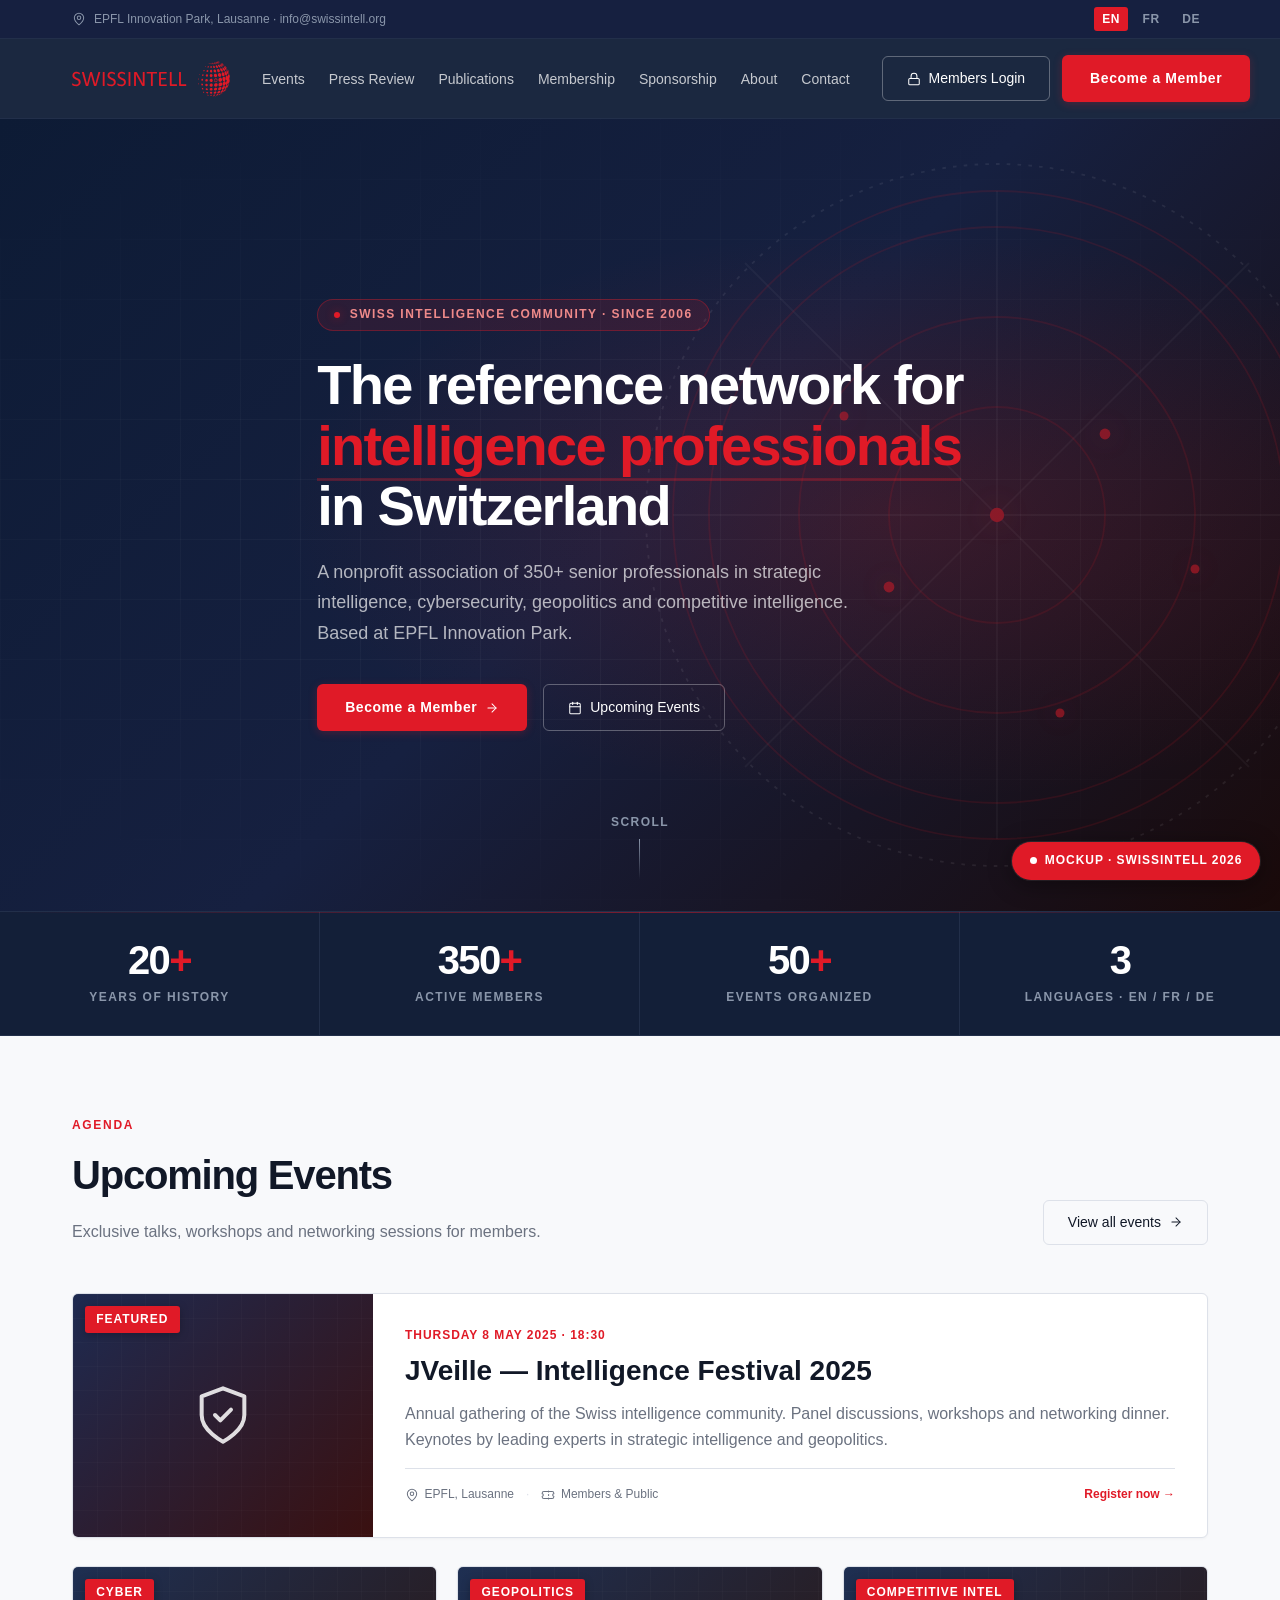
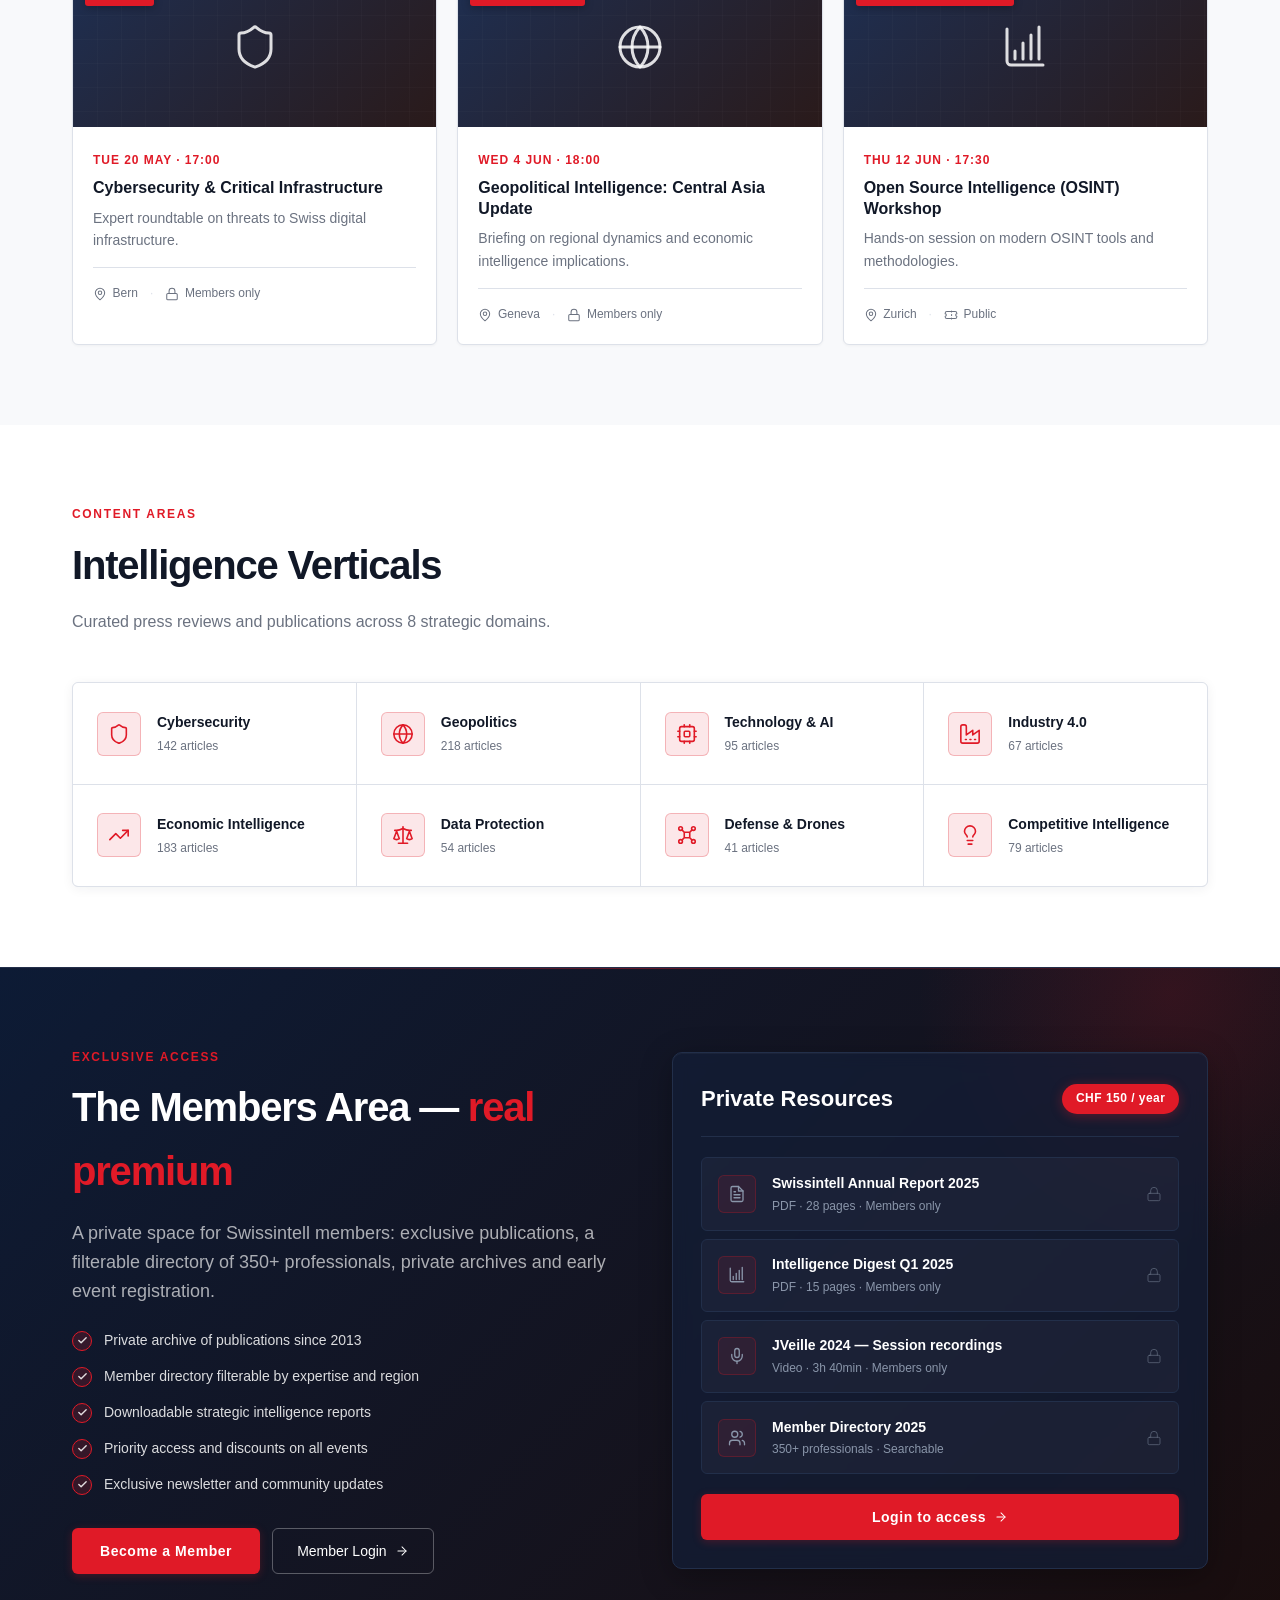
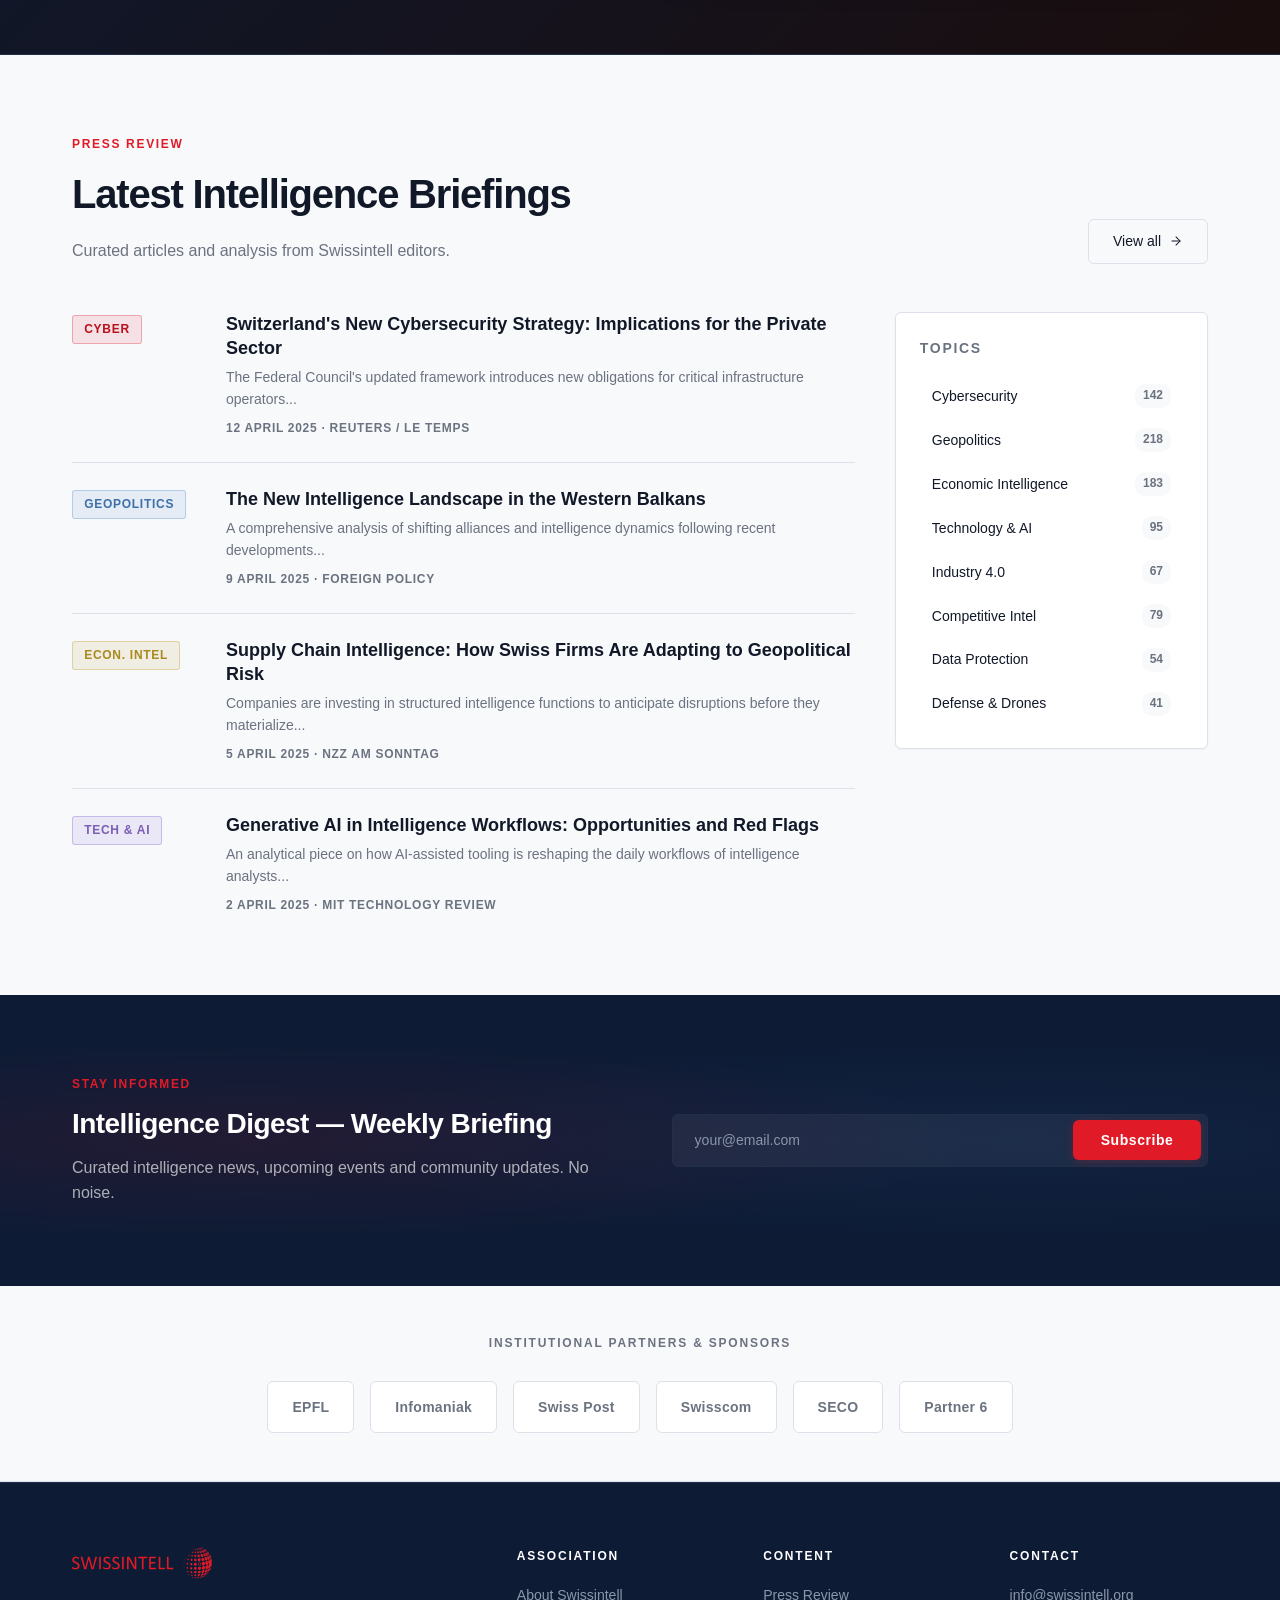
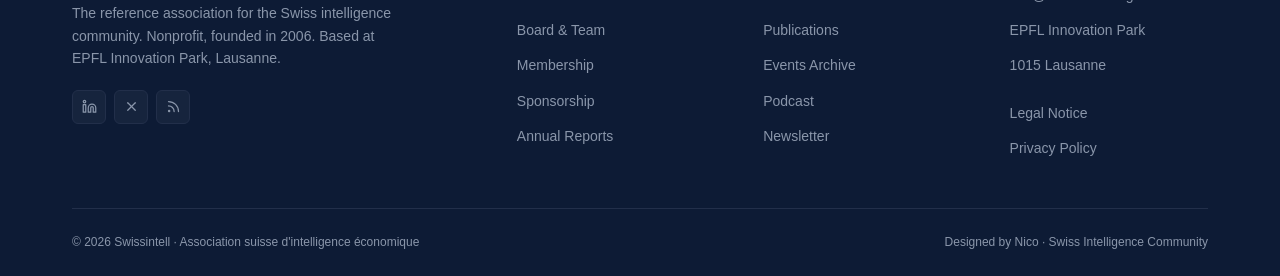
<file: mockup/index.html>
<!DOCTYPE html>
<html lang="en">
<head>
  <meta charset="UTF-8" />
  <meta name="viewport" content="width=device-width, initial-scale=1.0" />
  <title>Swissintell — Mockup Redesign 2026</title>

  <!-- Calibri loaded from public CDN (fontsforweb.com mirror) with system fallbacks -->
  <link rel="preconnect" href="https://fonts.cdnfonts.com">
  <link href="https://fonts.cdnfonts.com/css/calibri" rel="stylesheet">

  <style>
    /* ── Reset & base ── */
    *, *::before, *::after { box-sizing: border-box; margin: 0; padding: 0; }
    :root {
      /* Brand */
      --red:    #E01A27;
      --red2:   #B8101C;
      --red-glow: rgba(224,26,39,.45);
      --red-soft: rgba(224,26,39,.10);
      --red-border: rgba(224,26,39,.25);
      /* Navy (dark sections) */
      --navy:   #0d1b35;
      --navy2:  #162040;
      --navy3:  #1a2744;
      --border: #222f4a;
      --card:   #131f38;
      /* Light (content sections) */
      --light-bg: #f8f9fb;
      --light-card: #ffffff;
      --light-border: #dde1e9;
      --light-muted: #6b7280;
      --light-text: #111827;
      /* Shared */
      --white:  #ffffff;
      --muted:  #8a96aa;
      --fs-xs:  0.75rem;
      --fs-sm:  0.875rem;
      --fs-base: 1rem;
      --fs-lg:  1.125rem;
      --fs-xl:  1.375rem;
      --fs-2xl: 1.75rem;
      --fs-3xl: 2.5rem;
      --fs-4xl: 3.5rem;
      --radius: 6px;
      --max:    1200px;

      /* Tag colors (systematic) */
      --tag-cyber-bg: rgba(224,26,39,.1);
      --tag-cyber-border: rgba(224,26,39,.3);
      --tag-cyber-text: #ff6b76;
      --tag-geo-bg: rgba(70,130,200,.1);
      --tag-geo-border: rgba(70,130,200,.3);
      --tag-geo-text: #7ab3e8;
      --tag-econ-bg: rgba(180,140,20,.1);
      --tag-econ-border: rgba(180,140,20,.3);
      --tag-econ-text: #d4b85a;
      --tag-tech-bg: rgba(120,80,200,.1);
      --tag-tech-border: rgba(120,80,200,.3);
      --tag-tech-text: #a78cd8;
    }
    html { scroll-behavior: smooth; }
    body {
      font-family: 'Calibri', 'Segoe UI', 'Helvetica Neue', Arial, sans-serif;
      background: var(--light-bg);
      color: var(--light-text);
      line-height: 1.6;
      -webkit-font-smoothing: antialiased;
      -moz-osx-font-smoothing: grayscale;
    }
    a { color: inherit; text-decoration: none; }
    img { display: block; max-width: 100%; }
    svg { display: block; }

    /* ── Utility ── */
    .container { max-width: var(--max); margin: 0 auto; padding: 0 2rem; }
    .label {
      font-size: var(--fs-xs);
      letter-spacing: .14em;
      text-transform: uppercase;
      color: var(--red);
      font-weight: 700;
    }

    /* Generic icon sizing */
    .icon { width: 18px; height: 18px; stroke-width: 1.75; flex-shrink: 0; }
    .icon-sm { width: 14px; height: 14px; stroke-width: 1.75; flex-shrink: 0; }
    .icon-lg { width: 22px; height: 22px; stroke-width: 1.75; flex-shrink: 0; }

    .btn-primary {
      display: inline-flex;
      align-items: center;
      gap: .5rem;
      background: var(--red);
      color: var(--white);
      padding: .75rem 1.75rem;
      border-radius: var(--radius);
      font-size: var(--fs-sm);
      font-weight: 600;
      letter-spacing: .04em;
      border: none;
      cursor: pointer;
      transition: background .2s, transform .15s, box-shadow .2s;
      box-shadow: 0 2px 8px rgba(224,26,39,.25);
    }
    .btn-primary:hover {
      background: var(--red2);
      transform: translateY(-1px);
      box-shadow: 0 6px 18px rgba(224,26,39,.4);
    }
    .btn-ghost {
      display: inline-flex;
      align-items: center;
      gap: .5rem;
      border: 1px solid rgba(255,255,255,.3);
      color: var(--white);
      padding: .65rem 1.5rem;
      border-radius: var(--radius);
      font-size: var(--fs-sm);
      font-weight: 500;
      cursor: pointer;
      transition: border-color .2s, background .2s;
    }
    .btn-ghost:hover { border-color: var(--white); background: rgba(255,255,255,.08); }
    .btn-ghost-light {
      display: inline-flex;
      align-items: center;
      gap: .5rem;
      border: 1px solid var(--light-border);
      color: var(--light-text);
      padding: .65rem 1.5rem;
      border-radius: var(--radius);
      font-size: var(--fs-sm);
      font-weight: 500;
      cursor: pointer;
      transition: border-color .2s, background .2s, color .2s;
    }
    .btn-ghost-light:hover { border-color: var(--red); color: var(--red); background: var(--red-soft); }

    /* ── TOPBAR ── */
    .topbar {
      background: var(--navy2);
      border-bottom: 1px solid var(--border);
      padding: .45rem 0;
      font-size: var(--fs-xs);
      color: var(--muted);
    }
    .topbar .container {
      display: flex;
      justify-content: space-between;
      align-items: center;
    }
    .topbar-left { display: inline-flex; align-items: center; gap: .5rem; }
    .topbar a { color: var(--muted); transition: color .15s; }
    .topbar a:hover { color: var(--white); }
    .lang-switcher { display: flex; gap: .4rem; align-items: center; }
    .lang-switcher a {
      padding: .15rem .5rem;
      border-radius: 3px;
      font-weight: 600;
      letter-spacing: .05em;
      transition: background .15s, color .15s;
    }
    .lang-switcher a.active {
      color: var(--white);
      background: var(--red);
    }
    .lang-switcher a:not(.active):hover { background: rgba(255,255,255,.08); color: var(--white); }

    /* ── NAVBAR ── */
    nav {
      position: sticky;
      top: 0;
      z-index: 100;
      background: rgba(13,27,53,.94);
      backdrop-filter: blur(14px);
      -webkit-backdrop-filter: blur(14px);
      border-bottom: 1px solid var(--border);
      color: var(--white);
    }
    .nav-inner {
      display: flex;
      align-items: center;
      gap: 2rem;
      padding: 1rem 2rem;
      max-width: var(--max);
      margin: 0 auto;
    }
    .logo {
      display: inline-flex;
      align-items: center;
      flex-shrink: 0;
      color: var(--red);
      transition: opacity .2s;
    }
    .logo:hover { opacity: .85; }
    .logo-svg {
      height: 36px;
      width: 158px;           /* explicit width — viewBox ratio 632:144 ≈ 4.39 → 36 × 4.39 */
      display: block;
    }
    .logo-footer .logo-svg {
      height: 32px;
      width: 140px;           /* 32 × 4.39 */
    }
    .nav-links {
      display: flex;
      gap: 1.5rem;
      list-style: none;
      flex: 1;
      justify-content: center;
    }
    .nav-links a {
      font-size: var(--fs-sm);
      color: rgba(255,255,255,.75);
      transition: color .15s;
      position: relative;
      white-space: nowrap;
    }
    .nav-links a:hover { color: var(--white); }
    .nav-links a::after {
      content: '';
      position: absolute;
      bottom: -6px;
      left: 0;
      width: 0;
      height: 2px;
      background: var(--red);
      transition: width .2s ease;
    }
    .nav-links a:hover::after { width: 100%; }
    .nav-cta { display: flex; gap: .75rem; align-items: center; flex-shrink: 0; }

    /* ── HERO ── */
    .hero {
      position: relative;
      min-height: 88vh;
      display: flex;
      align-items: center;
      overflow: hidden;
      color: var(--white);
    }
    .hero-bg {
      position: absolute;
      inset: 0;
      background:
        radial-gradient(ellipse 80% 60% at 70% 50%, rgba(180,30,30,.22) 0%, transparent 60%),
        linear-gradient(135deg, #0d1b35 0%, #162040 50%, #1a0a0a 100%);
    }
    .hero-grid {
      position: absolute;
      inset: 0;
      background-image:
        linear-gradient(rgba(255,255,255,.03) 1px, transparent 1px),
        linear-gradient(90deg, rgba(255,255,255,.03) 1px, transparent 1px);
      background-size: 60px 60px;
      mask-image: radial-gradient(ellipse 100% 70% at 50% 50%, black 30%, transparent 80%);
      -webkit-mask-image: radial-gradient(ellipse 100% 70% at 50% 50%, black 30%, transparent 80%);
    }
    /* Decorative radar rings (right side) - complements the logo's constellation */
    .hero-radar {
      position: absolute;
      top: 50%;
      right: -6%;
      transform: translateY(-50%);
      width: 720px;
      height: 720px;
      pointer-events: none;
      opacity: .5;
      z-index: 1;
    }
    .hero-radar svg { width: 100%; height: 100%; }
    .hero-radar .ring {
      fill: none;
      stroke: var(--red);
      stroke-width: 1;
      opacity: .25;
    }
    .hero-radar .ring-dashed {
      fill: none;
      stroke: rgba(255,255,255,.15);
      stroke-width: 1;
      stroke-dasharray: 2 4;
    }
    .hero-radar .radar-dot {
      fill: var(--red);
      filter: drop-shadow(0 0 8px var(--red-glow));
    }
    .hero-radar .cross-line {
      stroke: rgba(255,255,255,.08);
      stroke-width: 1;
    }
    @keyframes radar-pulse {
      0%, 100% { opacity: .25; }
      50% { opacity: .6; }
    }
    @keyframes pulse-node {
      0%, 100% { opacity: .7; transform: scale(1); }
      50% { opacity: 1; transform: scale(1.15); }
    }
    .hero-radar .ring:nth-child(1) { animation: radar-pulse 4s ease-in-out infinite; }
    .hero-radar .ring:nth-child(2) { animation: radar-pulse 4s ease-in-out infinite .8s; }
    .hero-radar .ring:nth-child(3) { animation: radar-pulse 4s ease-in-out infinite 1.6s; }
    .hero-radar .ring:nth-child(4) { animation: radar-pulse 4s ease-in-out infinite 2.4s; }

    .hero-content {
      position: relative;
      z-index: 2;
      max-width: 680px;
      margin-right: auto;
    }
    .hero-eyebrow {
      display: inline-flex;
      align-items: center;
      gap: .6rem;
      background: rgba(224,26,39,.12);
      border: 1px solid rgba(224,26,39,.35);
      border-radius: 100px;
      padding: .35rem 1rem;
      font-size: var(--fs-xs);
      letter-spacing: .12em;
      text-transform: uppercase;
      color: #ef8a8a;
      font-weight: 600;
      margin-bottom: 1.5rem;
    }
    .hero-eyebrow::before {
      content: '';
      width: 6px; height: 6px;
      background: var(--red);
      border-radius: 50%;
      box-shadow: 0 0 10px var(--red-glow);
    }
    .hero h1 {
      font-size: clamp(2.25rem, 5vw, var(--fs-4xl));
      font-weight: 800;
      line-height: 1.08;
      letter-spacing: -.03em;
      margin-bottom: 1.25rem;
    }
    .hero h1 em {
      font-style: normal;
      color: var(--red);
      position: relative;
    }
    .hero h1 em::after {
      content: '';
      position: absolute;
      left: 0;
      right: 0;
      bottom: -.08em;
      height: 3px;
      background: var(--red);
      opacity: .3;
    }
    .hero p {
      font-size: var(--fs-lg);
      color: rgba(255,255,255,.68);
      max-width: 560px;
      margin-bottom: 2.25rem;
      line-height: 1.7;
    }
    .hero-actions { display: flex; gap: 1rem; flex-wrap: wrap; }
    .hero-scroll {
      position: absolute;
      bottom: 2rem;
      left: 50%;
      transform: translateX(-50%);
      display: flex;
      flex-direction: column;
      align-items: center;
      gap: .4rem;
      font-size: var(--fs-xs);
      color: var(--muted);
      letter-spacing: .12em;
      text-transform: uppercase;
      z-index: 2;
      font-weight: 600;
    }
    .hero-scroll::after {
      content: '';
      width: 1px;
      height: 40px;
      background: linear-gradient(to bottom, var(--muted), transparent);
    }

    /* ── STATS BAR ── */
    .stats-bar {
      background: var(--card);
      border-top: 1px solid var(--border);
      border-bottom: 1px solid var(--border);
      color: var(--white);
      position: relative;
    }
    .stats-bar::before {
      content: '';
      position: absolute;
      top: 0; left: 0; right: 0;
      height: 1px;
      background: linear-gradient(90deg, transparent, var(--red), transparent);
      opacity: .5;
    }
    .stats-grid {
      display: grid;
      grid-template-columns: repeat(4, 1fr);
    }
    .stat-item {
      padding: 1.75rem 2rem;
      text-align: center;
      border-right: 1px solid var(--border);
      transition: background .2s;
    }
    .stat-item:hover { background: rgba(224,26,39,.04); }
    .stat-item:last-child { border-right: none; }
    .stat-number {
      font-size: var(--fs-3xl);
      font-weight: 800;
      letter-spacing: -.04em;
      color: var(--white);
      line-height: 1;
    }
    .stat-number span { color: var(--red); }
    .stat-label {
      font-size: var(--fs-xs);
      letter-spacing: .12em;
      text-transform: uppercase;
      color: var(--muted);
      margin-top: .5rem;
      font-weight: 600;
    }

    /* ── SECTIONS shared ── */
    section { padding: 5rem 0; }
    .section-header { margin-bottom: 3rem; }
    .section-header h2 {
      font-size: var(--fs-3xl);
      font-weight: 800;
      letter-spacing: -.03em;
      margin-top: .5rem;
    }
    /* light context overrides */
    .events-section .section-header h2,
    .verticals-section .section-header h2,
    .press-section .section-header h2 { color: var(--light-text); }
    .events-section .section-header p,
    .verticals-section .section-header p,
    .press-section .section-header p { color: var(--light-muted); }
    .section-header p {
      color: var(--muted);
      margin-top: .75rem;
      font-size: var(--fs-base);
    }
    .section-row {
      display: flex;
      justify-content: space-between;
      align-items: flex-end;
    }

    /* ── EVENTS ── */
    .events-section { background: var(--light-bg); color: var(--light-text); }
    .events-grid {
      display: grid;
      grid-template-columns: repeat(3, 1fr);
      gap: 1.25rem;
    }
    .event-card {
      background: var(--light-card);
      border: 1px solid var(--light-border);
      border-radius: var(--radius);
      overflow: hidden;
      transition: border-color .25s, transform .25s, box-shadow .25s;
      box-shadow: 0 1px 3px rgba(0,0,0,.04);
    }
    .event-card:hover {
      border-color: rgba(224,26,39,.35);
      transform: translateY(-3px);
      box-shadow: 0 12px 28px rgba(13,27,53,.12);
    }
    .event-card-img {
      height: 160px;
      background: linear-gradient(135deg, #1e2f52, #2a1a1a);
      display: flex;
      align-items: center;
      justify-content: center;
      position: relative;
      overflow: hidden;
      color: rgba(255,255,255,.85);
    }
    .event-card-img::before {
      content: '';
      position: absolute;
      inset: 0;
      background-image:
        linear-gradient(rgba(255,255,255,.04) 1px, transparent 1px),
        linear-gradient(90deg, rgba(255,255,255,.04) 1px, transparent 1px);
      background-size: 24px 24px;
      opacity: .5;
    }
    .event-card-img svg { width: 48px; height: 48px; stroke-width: 1.5; position: relative; z-index: 1; }
    .event-card-img .event-tag {
      position: absolute;
      top: .75rem;
      left: .75rem;
      background: var(--red);
      color: var(--white);
      font-size: var(--fs-xs);
      padding: .25rem .7rem;
      border-radius: 3px;
      text-transform: uppercase;
      letter-spacing: .08em;
      font-weight: 700;
      z-index: 2;
      box-shadow: 0 2px 8px rgba(0,0,0,.25);
    }
    .event-card-body { padding: 1.5rem 1.25rem 1.25rem; }
    .event-date {
      font-size: var(--fs-xs);
      color: var(--red);
      font-weight: 700;
      letter-spacing: .08em;
      text-transform: uppercase;
      margin-bottom: .5rem;
    }
    .event-card-body h3 {
      font-size: var(--fs-base);
      font-weight: 700;
      margin-bottom: .5rem;
      line-height: 1.3;
      color: var(--light-text);
    }
    .event-card-body p { font-size: var(--fs-sm); color: var(--light-muted); }
    .event-meta {
      display: flex;
      align-items: center;
      gap: .75rem;
      margin-top: 1rem;
      padding-top: 1rem;
      border-top: 1px solid var(--light-border);
      font-size: var(--fs-xs);
      color: var(--light-muted);
      flex-wrap: wrap;
    }
    .event-meta span { display: inline-flex; align-items: center; gap: .35rem; }
    .event-meta a { color: var(--red); font-weight: 600; margin-left: auto; }
    .event-meta a:hover { text-decoration: underline; }
    .event-meta .icon-sm { stroke: currentColor; }
    .event-meta-sep { color: var(--light-border); }

    /* ── FEATURED EVENT (wide) ── */
    .event-card.featured {
      grid-column: span 3;
      display: grid;
      grid-template-columns: 300px 1fr;
      margin-bottom: .5rem;
    }
    .event-card.featured .event-card-img { height: 100%; min-height: 200px; }
    .event-card.featured .event-card-img svg { width: 64px; height: 64px; }
    .event-card.featured .event-card-body {
      padding: 2rem;
      display: flex;
      flex-direction: column;
      justify-content: center;
    }
    .event-card.featured h3 { font-size: var(--fs-2xl); }
    .event-card.featured p { font-size: var(--fs-base); margin-top: .25rem; }

    /* ── VERTICALS ── */
    .verticals-section { background: var(--white); color: var(--light-text); }
    .verticals-grid {
      display: grid;
      grid-template-columns: repeat(4, 1fr);
      gap: 1px;
      background: var(--light-border);
      border: 1px solid var(--light-border);
      border-radius: var(--radius);
      overflow: hidden;
      box-shadow: 0 2px 12px rgba(13,27,53,.06);
    }
    .vertical-item {
      background: var(--light-card);
      padding: 1.75rem 1.5rem;
      display: flex;
      align-items: center;
      gap: 1rem;
      transition: background .2s;
      cursor: pointer;
      position: relative;
    }
    .vertical-item::after {
      content: '';
      position: absolute;
      left: 0;
      top: 0;
      bottom: 0;
      width: 3px;
      background: var(--red);
      transform: scaleY(0);
      transition: transform .2s ease;
      transform-origin: top;
    }
    .vertical-item:hover { background: #fef5f5; }
    .vertical-item:hover::after { transform: scaleY(1); }
    .vertical-icon {
      width: 44px; height: 44px;
      background: var(--red-soft);
      border: 1px solid var(--red-border);
      border-radius: var(--radius);
      display: flex;
      align-items: center;
      justify-content: center;
      color: var(--red);
      flex-shrink: 0;
      transition: background .2s, transform .2s;
    }
    .vertical-icon svg { width: 22px; height: 22px; stroke-width: 1.75; }
    .vertical-item:hover .vertical-icon {
      background: var(--red);
      color: var(--white);
      transform: scale(1.05);
    }
    .vertical-name {
      font-size: var(--fs-sm);
      font-weight: 700;
      color: var(--light-text);
    }
    .vertical-count {
      font-size: var(--fs-xs);
      color: var(--light-muted);
      margin-top: .2rem;
      font-weight: 500;
    }

    /* ── MEMBERS AREA CTA ── */
    .members-section {
      background: linear-gradient(135deg, #0d1b35 0%, #1a0d0d 100%);
      border-top: 1px solid var(--border);
      border-bottom: 1px solid var(--border);
      color: var(--white);
      position: relative;
      overflow: hidden;
    }
    .members-section::before {
      content: '';
      position: absolute;
      top: 0; left: 0; right: 0;
      height: 1px;
      background: linear-gradient(90deg, transparent, var(--red), transparent);
      opacity: .4;
    }
    .members-section::after {
      content: '';
      position: absolute;
      top: -40%;
      right: -15%;
      width: 600px;
      height: 600px;
      background: radial-gradient(circle, rgba(224,26,39,.15) 0%, transparent 60%);
      pointer-events: none;
    }
    .members-inner {
      display: grid;
      grid-template-columns: 1fr 1fr;
      gap: 4rem;
      align-items: center;
      position: relative;
      z-index: 1;
    }
    .members-text h2 {
      font-size: var(--fs-3xl);
      font-weight: 800;
      letter-spacing: -.03em;
      margin-top: .5rem;
      margin-bottom: 1rem;
    }
    .members-text h2 em {
      font-style: normal;
      color: var(--red);
    }
    .members-text p { color: rgba(255,255,255,.65); margin-bottom: 1.5rem; font-size: var(--fs-lg); }
    .members-perks { list-style: none; display: flex; flex-direction: column; gap: .85rem; margin-bottom: 2rem; }
    .members-perks li {
      display: flex;
      align-items: flex-start;
      gap: .75rem;
      font-size: var(--fs-sm);
      color: rgba(255,255,255,.85);
    }
    .perk-dot {
      width: 20px; height: 20px;
      background: rgba(224,26,39,.18);
      border: 1px solid var(--red);
      border-radius: 50%;
      display: flex;
      align-items: center;
      justify-content: center;
      flex-shrink: 0;
      margin-top: .1rem;
    }
    .perk-dot svg { width: 11px; height: 11px; stroke: var(--red); stroke-width: 3; }

    /* Members resource card */
    .members-card {
      background: rgba(19,31,56,.7);
      border: 1px solid var(--border);
      border-radius: 10px;
      padding: 1.75rem;
      backdrop-filter: blur(8px);
      -webkit-backdrop-filter: blur(8px);
      box-shadow:
        0 8px 32px rgba(0,0,0,.3),
        inset 0 1px 0 rgba(255,255,255,.04);
    }
    .members-card-head {
      display: flex;
      justify-content: space-between;
      align-items: center;
      margin-bottom: 1.25rem;
      padding-bottom: 1.25rem;
      border-bottom: 1px solid var(--border);
    }
    .members-card-head h3 {
      font-size: var(--fs-xl);
      font-weight: 700;
      color: var(--white);
    }
    .price-badge {
      background: var(--red);
      color: var(--white);
      padding: .35rem .85rem;
      border-radius: 100px;
      font-size: var(--fs-xs);
      font-weight: 700;
      letter-spacing: .04em;
      box-shadow: 0 2px 12px rgba(224,26,39,.35);
    }
    .resource-list { display: flex; flex-direction: column; gap: .5rem; margin-bottom: 1.25rem; }
    .resource-item {
      display: flex;
      align-items: center;
      gap: 1rem;
      padding: .85rem 1rem;
      background: rgba(255,255,255,.03);
      border: 1px solid var(--border);
      border-radius: var(--radius);
      font-size: var(--fs-sm);
      transition: background .2s;
    }
    .resource-item:hover { background: rgba(255,255,255,.05); }
    .resource-icon {
      width: 38px; height: 38px;
      background: rgba(224,26,39,.1);
      border: 1px solid var(--red-border);
      border-radius: var(--radius);
      display: flex;
      align-items: center;
      justify-content: center;
      color: var(--red);
      flex-shrink: 0;
    }
    .resource-icon svg { width: 18px; height: 18px; stroke-width: 1.75; }
    .resource-item > div:not(.lock-overlay) {
      flex: 1;
      display: flex;
      flex-direction: column;
      gap: .15rem;
      min-width: 0;
    }
    .resource-item strong { color: var(--white); font-weight: 600; font-size: var(--fs-sm); }
    .resource-item span { font-size: var(--fs-xs); color: var(--muted); }
    .lock-overlay {
      color: var(--muted);
      font-size: 1rem;
      opacity: .7;
    }
    .lock-overlay svg { width: 16px; height: 16px; }

    /* ── PRESS REVIEW ── */
    .press-section { background: var(--light-bg); color: var(--light-text); }
    .press-grid {
      display: grid;
      grid-template-columns: 2.5fr 1fr;
      gap: 2.5rem;
    }
    .press-main { display: flex; flex-direction: column; gap: 0; }
    .press-item {
      display: grid;
      grid-template-columns: 130px 1fr;
      gap: 1.5rem;
      padding: 1.5rem 0;
      border-bottom: 1px solid var(--light-border);
      transition: background .2s;
    }
    .press-item:first-child { padding-top: 0; }
    .press-item:last-child { border-bottom: none; padding-bottom: 0; }
    .press-tag-col { padding-top: .2rem; }
    .press-tag {
      display: inline-block;
      font-size: var(--fs-xs);
      padding: .25rem .7rem;
      background: var(--tag-cyber-bg);
      border: 1px solid var(--tag-cyber-border);
      color: var(--red2);
      border-radius: 3px;
      letter-spacing: .06em;
      text-transform: uppercase;
      font-weight: 700;
    }
    .press-tag.tag-geo {
      background: var(--tag-geo-bg);
      border-color: var(--tag-geo-border);
      color: #3d6fa8;
    }
    .press-tag.tag-econ {
      background: var(--tag-econ-bg);
      border-color: var(--tag-econ-border);
      color: #a88a1e;
    }
    .press-tag.tag-tech {
      background: var(--tag-tech-bg);
      border-color: var(--tag-tech-border);
      color: #7a5fb3;
    }
    .press-body h4 {
      font-size: var(--fs-lg);
      font-weight: 700;
      margin-bottom: .35rem;
      line-height: 1.35;
      color: var(--light-text);
      transition: color .15s;
    }
    .press-item:hover .press-body h4 { color: var(--red); cursor: pointer; }
    .press-body p { font-size: var(--fs-sm); color: var(--light-muted); margin-bottom: .5rem; }
    .press-date {
      font-size: var(--fs-xs);
      color: var(--light-muted);
      letter-spacing: .06em;
      text-transform: uppercase;
      font-weight: 600;
    }

    .press-sidebar {
      background: var(--light-card);
      border: 1px solid var(--light-border);
      border-radius: var(--radius);
      padding: 1.5rem;
      align-self: flex-start;
      box-shadow: 0 1px 3px rgba(13,27,53,.04);
    }
    .press-sidebar h3 {
      font-size: var(--fs-sm);
      letter-spacing: .12em;
      text-transform: uppercase;
      color: var(--light-muted);
      margin-bottom: 1rem;
      font-weight: 700;
    }
    .sidebar-topics { display: flex; flex-direction: column; gap: .15rem; }
    .topic-link {
      display: flex;
      justify-content: space-between;
      align-items: center;
      padding: .55rem .75rem;
      font-size: var(--fs-sm);
      color: var(--light-text);
      border-radius: var(--radius);
      font-weight: 500;
      transition: background .15s, color .15s;
    }
    .topic-link:hover { background: var(--red-soft); color: var(--red); }
    .topic-count {
      font-size: var(--fs-xs);
      color: var(--light-muted);
      background: var(--light-bg);
      padding: .15rem .5rem;
      border-radius: 10px;
      font-weight: 600;
    }
    .topic-link:hover .topic-count { background: var(--white); color: var(--red); }

    /* ── NEWSLETTER ── */
    .newsletter-section {
      background: var(--navy);
      color: var(--white);
      position: relative;
      overflow: hidden;
    }
    .newsletter-section::before {
      content: '';
      position: absolute;
      inset: 0;
      background:
        radial-gradient(ellipse at 20% 50%, rgba(224,26,39,.1) 0%, transparent 50%),
        radial-gradient(ellipse at 80% 50%, rgba(70,130,200,.08) 0%, transparent 50%);
      pointer-events: none;
    }
    .newsletter-inner {
      display: grid;
      grid-template-columns: 1fr 1fr;
      gap: 4rem;
      align-items: center;
      position: relative;
      z-index: 1;
    }
    .newsletter-text h3 {
      font-size: var(--fs-2xl);
      font-weight: 800;
      margin-top: .5rem;
      margin-bottom: .5rem;
      letter-spacing: -.02em;
    }
    .newsletter-text p { color: rgba(255,255,255,.65); font-size: var(--fs-base); }
    .newsletter-form {
      display: flex;
      gap: .5rem;
      background: rgba(255,255,255,.05);
      border: 1px solid var(--border);
      border-radius: var(--radius);
      padding: .35rem;
      transition: border-color .2s;
    }
    .newsletter-form:focus-within { border-color: var(--red); }
    .newsletter-form input {
      flex: 1;
      background: transparent;
      border: none;
      color: var(--white);
      padding: .75rem 1rem;
      font-family: inherit;
      font-size: var(--fs-sm);
      outline: none;
    }
    .newsletter-form input::placeholder { color: var(--muted); }

    /* ── PARTNERS ── */
    .partners-section {
      background: var(--light-bg);
      padding: 3rem 0;
      border-bottom: 1px solid var(--light-border);
    }
    .partners-section h4 {
      text-align: center;
      font-size: var(--fs-xs);
      color: var(--light-muted);
      letter-spacing: .15em;
      text-transform: uppercase;
      margin-bottom: 1.75rem;
      font-weight: 700;
    }
    .partners-row {
      display: flex;
      flex-wrap: wrap;
      gap: 1rem;
      justify-content: center;
      align-items: center;
    }
    .partner-logo {
      padding: .85rem 1.5rem;
      background: var(--white);
      border: 1px solid var(--light-border);
      border-radius: var(--radius);
      font-size: var(--fs-sm);
      font-weight: 700;
      color: var(--light-muted);
      letter-spacing: .02em;
      transition: color .2s, border-color .2s, transform .2s;
    }
    .partner-logo:hover {
      color: var(--red);
      border-color: var(--red-border);
      transform: translateY(-2px);
    }

    /* ── FOOTER ── */
    footer {
      background: var(--navy);
      color: var(--white);
      padding: 4rem 0 1.5rem;
      border-top: 1px solid var(--border);
    }
    .footer-grid {
      display: grid;
      grid-template-columns: 2fr 1fr 1fr 1fr;
      gap: 3rem;
      margin-bottom: 3rem;
    }
    .footer-brand p {
      color: var(--muted);
      font-size: var(--fs-sm);
      max-width: 320px;
      margin-top: 1rem;
    }
    .footer-col h5 {
      font-size: var(--fs-xs);
      letter-spacing: .15em;
      text-transform: uppercase;
      color: var(--white);
      margin-bottom: 1rem;
      font-weight: 700;
    }
    .footer-links { list-style: none; display: flex; flex-direction: column; gap: .6rem; }
    .footer-links a {
      font-size: var(--fs-sm);
      color: var(--muted);
      transition: color .15s;
    }
    .footer-links a:hover { color: var(--white); }
    .footer-bottom {
      padding-top: 1.5rem;
      border-top: 1px solid var(--border);
      display: flex;
      justify-content: space-between;
      align-items: center;
      font-size: var(--fs-xs);
      color: var(--muted);
    }
    .social-links { display: flex; gap: .5rem; }
    .social-link {
      width: 34px; height: 34px;
      background: rgba(255,255,255,.04);
      border: 1px solid var(--border);
      border-radius: var(--radius);
      display: flex;
      align-items: center;
      justify-content: center;
      color: var(--muted);
      transition: all .2s;
    }
    .social-link:hover {
      background: var(--red);
      border-color: var(--red);
      color: var(--white);
      transform: translateY(-2px);
    }
    .social-link svg { width: 15px; height: 15px; stroke-width: 2; }

    /* ── MOCKUP NOTE ── */
    .mockup-banner {
      position: fixed;
      bottom: 1.25rem;
      right: 1.25rem;
      background: var(--red);
      color: var(--white);
      padding: .6rem 1.1rem;
      border-radius: 100px;
      font-size: var(--fs-xs);
      font-weight: 700;
      letter-spacing: .08em;
      text-transform: uppercase;
      box-shadow: 0 4px 24px rgba(0,0,0,.4), 0 0 0 1px rgba(255,255,255,.1);
      z-index: 9999;
      display: inline-flex;
      align-items: center;
      gap: .5rem;
    }
    .mockup-banner::before {
      content: '';
      width: 7px; height: 7px;
      background: var(--white);
      border-radius: 50%;
      animation: pulse-node 2s ease-in-out infinite;
    }

    /* ── RESPONSIVE ── */
    @media (max-width: 960px) {
      .nav-links { display: none; }
      .events-grid { grid-template-columns: 1fr; }
      .event-card.featured { grid-template-columns: 1fr; grid-column: span 1; }
      .verticals-grid { grid-template-columns: repeat(2, 1fr); }
      .members-inner, .newsletter-inner { grid-template-columns: 1fr; gap: 2.5rem; }
      .press-grid { grid-template-columns: 1fr; }
      .footer-grid { grid-template-columns: 1fr 1fr; }
      .stats-grid { grid-template-columns: repeat(2, 1fr); }
      .stat-item:nth-child(2) { border-right: none; }
      .stat-item:nth-child(1), .stat-item:nth-child(2) { border-bottom: 1px solid var(--border); }
      .hero-radar { display: none; }
    }
  </style>
</head>
<body>

  <!-- SVG icon library (inlined for single-file mockup) -->
  <svg width="0" height="0" style="position:absolute" aria-hidden="true">
    <defs>
      <symbol id="i-swissintell-logo" viewBox="0 0 632.03 144.2">
<g>
    <path fill="currentColor" d="M608.75,99.01c-2.44,1.12-5.03-.67-5.72-3.13-1.35-4.89.73-10.35,4.85-13.37,1.66-1.22,4.25-1.38,5.73.13,1.22,1.25,1.63,3.36,1.89,5.11,1-3.62,2.44-6.88,4.39-9.96-7.54-4.49-5.02-18.81-.58-19.67.81-.16,2.48.64,2.93,1.38l2.06,3.43c.18-3.6-.49-6.73,2.04-9.76,1.98,1.24,2.69,3.44,3.57,5.86l-.43-9.59c1.98,5.91,2.58,11.29,2.56,17.47l-1.4-3.33-.81,7.97,1.24,5.39c.5,2.16.35,4.11-.6,5.69-1.71,2.86-1.05,6.47-4.36,9.11l-1.16-4.53c-1.06,2.82-2.06,5.3-3.78,7.48-1,1.26-3.51,1.71-4.45.14-.86-1.46-1.17-3.51-1.39-5.13-.82,3.94-2.69,7.53-6.57,9.32Z"/>
    <path fill="currentColor" d="M595.55,82.91c-3.42,1.58-7.22-.48-8.63-3.45-2.82-5.95,1.56-12.31,5.92-12.83,2.07-.25,4.38.48,5.8,2.1,3.84,4.39,2.5,11.61-3.09,14.19Z"/>
    <path fill="currentColor" d="M594.04,101.54c-3.93,1.09-7.36-1.54-7.69-5.29-.37-4.29,2.09-8.31,6.03-10.06,1.78-.79,4.19-.78,5.8.24,1.21.77,2.65,2.52,2.9,4.41.61,4.69-2.3,9.39-7.03,10.7Z"/>
    <path fill="currentColor" d="M612.62,78.69c-1.08,1.36-2.71,2.26-4.01,2.32-1.48.07-3.2-.85-4.24-2.23-3.16-4.19-3.01-10.28.49-14.21,1.09-1.22,2.79-1.97,4.27-1.9,1.21.06,2.92,1.1,3.81,2.39,2.78,4,2.83,9.64-.32,13.63Z"/>
    <path fill="currentColor" d="M596.59,60.8c-1.99,3.51-6.13,3.95-9.07,1.67-2.23-1.73-3.49-4.07-3.52-6.82-.03-2.4,1.01-5.23,3.43-6.62,2.94-1.69,6.42-.24,8.28,2.36,1.99,2.77,2.67,6.24.88,9.41Z"/>
    <path fill="currentColor" d="M572.28,102.47c-2.75-1.14-3.9-3.81-3.81-6.2.1-2.67,1.5-5.04,3.9-6.46,2.85-1.69,6.34-1.61,8.62.56,2.42,2.31,2.76,5.85.84,8.92s-5.92,4.68-9.54,3.18Z"/>
    <path fill="currentColor" d="M610.83,57.16c-.32,1.81-1.86,3.48-3.01,3.92-1.76.68-3.93.25-5.3-1.07-5.21-5.04-4.35-13.53-.33-14.9,4.5-1.54,9.86,5.24,8.64,12.05Z"/>
    <path fill="currentColor" d="M580.64,56.65c.89,3.52-.93,6.73-3.61,7.87-3.45,1.46-6.86-.13-8.48-3.36-1.95-3.87-.27-8.97,4.21-10.04,3.67-.87,6.96,1.93,7.88,5.54Z"/>
    <path fill="currentColor" d="M590.36,117.31c-1.8.41-3.73-.32-4.66-1.35-.85-.94-1.26-3-.78-4.48,1.9-5.94,9.04-9.34,12.55-6.15.83.76,1.41,2.85,1.07,4.11-1.04,3.88-4.01,6.92-8.18,7.86Z"/>
    <path fill="currentColor" d="M557.41,84.32c-3.8.27-6.49-2.82-6.79-5.99-.33-3.52,2.15-6.93,5.87-7.2s6.57,2.61,6.84,5.87c.3,3.58-1.87,7.03-5.92,7.32Z"/>
    <path fill="currentColor" d="M555.65,102.74c-2.54-.51-4.39-2.57-4.89-4.38-.73-2.62.19-5.13,2.24-6.69,2.52-1.9,5.61-1.9,7.95-.07s3.15,4.81,2.02,7.33-3.99,4.48-7.33,3.81Z"/>
    <path fill="currentColor" d="M615.23,41.49c6.98,5.72,6.47,15.48,2.89,16.44-5.38,1.44-10.57-13.84-5.82-16.76.59-.36,2.35-.15,2.93.32Z"/>
    <path fill="currentColor" d="M620.85,103.07c-1.63,3.61-4.94,8.77-7.88,8.69-2.07-.06-.89-8.58,4.97-14.5.83-.84,2.64-1.48,3.78-1.14.3,1.88.13,3.78-.13,5.67,1.8-3.46,2.5-7.99,6.29-10.56-.88,6.31-3.38,11.9-7.33,16.57-.08-1.75.12-3.08.29-4.74Z"/>
    <path fill="currentColor" d="M580.57,114.54c-1.84,2.98-4.91,4.37-8.29,4.01-1.28-.14-2.93-1.19-3.52-2.08-.82-1.23-1.03-3.21-.43-4.6,1.57-3.64,5.29-5.55,9.18-4.79,1.54.3,3.07,1.51,3.49,2.66.55,1.49.48,3.32-.44,4.8Z"/>
    <path fill="currentColor" d="M612.3,104.08c-1.13,7.45-8.09,12.57-10.9,10.67-3.37-2.28-.6-10.59,6.36-14.21.72-.38,2.63-.21,3.29.21.75.48,1.41,2.25,1.25,3.33Z"/>
    <path fill="currentColor" d="M591.79,41.49c-.65,3.22-3.62,4.2-6.2,3.14-3.91-1.61-6.01-6.19-4.77-10.25.64-2.1,2.78-3.24,5-2.47,3.75,1.3,6.79,5.51,5.96,9.59Z"/>
    <path fill="currentColor" d="M561.05,54.52c1.71,2.08,2.2,4.63,1.02,6.92-.98,1.89-3.08,3.67-5.69,3.31-2.37-.32-4.32-2.19-4.79-3.83-.76-2.67-.26-4.94,1.42-6.73,2.27-2.42,5.83-2.37,8.05.33Z"/>
    <path fill="currentColor" d="M596.81,29.02c6.2,2.6,8.87,10.23,5.92,12.99-.82.77-2.7,1.1-3.81.49-6.25-3.41-7.31-11.5-4.91-13.26.5-.37,2.2-.47,2.8-.22Z"/>
    <path fill="currentColor" d="M575.34,45c-1.45,1.32-3.9,1.25-5.5.4-1.37-.73-2.63-2.28-3.11-4.09-.72-2.67.01-5.72,2.5-7.02,2.14-1.13,4.37.02,5.89,1.62,2.34,2.47,3.15,6.44.24,9.09Z"/>
    <path fill="currentColor" d="M580.55,82.33c-2.26,2.22-5.17,2.94-7.96,1.67-2.26-1.03-4.08-3.37-4.19-6.38-.09-2.63,1.07-5.03,2.87-6.52,2-1.65,4.63-2.07,7.21-1.1,2.39.91,3.81,3.2,4.26,5.28.56,2.62-.21,5.09-2.19,7.03ZM577.27,82.85l.16-3.78,3.78-.23.07-3.43-3.89-.09-.1-3.84-3.35-.04-.11,3.95-4,.07v3.45s4.05.02,4.05.02l.05,3.99,3.34-.06Z"/>
    <path fill="currentColor" d="M562.64,113.99c-.31,2.93-2.97,4.33-5.15,4.55-2.6.26-5.27-.89-6.22-3.54-1.2-3.3,1.37-6.07,4.69-6.54s7.1,1.56,6.68,5.53Z"/>
    <path fill="currentColor" d="M604.97,25.82c7.32,3.74,9.45,12.41,6.78,13.61-4.72,2.13-11.66-11.07-9.09-13.47.37-.35,1.81-.41,2.31-.15Z"/>
    <path fill="currentColor" d="M543.67,76.95c.12,3.29-2.05,5.6-4.87,5.65-2.6.05-4.96-1.99-5.26-4.91s1.57-5.64,4.28-6.01c2.93-.4,5.73,1.84,5.86,5.27Z"/>
    <path fill="currentColor" d="M543.14,98.46c-.58,1.48-2.35,2.65-3.55,2.77-3.58.36-6.65-2.79-6.31-6.34.16-1.64,1.67-3.53,3.59-4.04,1.77-.47,4,.5,5.02,1.56,1.48,1.54,2.16,3.75,1.25,6.06Z"/>
    <path fill="currentColor" d="M618.97,36.98c2.74-2.58,10.67,14.18,6.35,16.53-3.05,1.66-9.24-13.81-6.35-16.53Z"/>
    <path fill="currentColor" d="M592.98,120.74c1.84,1.82-1.73,7.99-8.13,9.02-.79.13-2.36-.47-2.83-.95-.54-.55-.66-2.16-.23-3,2.71-5.38,9.16-7.08,11.19-5.07Z"/>
    <path fill="currentColor" d="M561.42,40.82c-.15,3.07-1.95,4.8-4.34,4.92s-4.38-1.46-4.77-4.18,1.03-5.97,4.06-6.33,5.19,2.63,5.04,5.58Z"/>
    <path fill="currentColor" d="M577.7,126.8c-2.28,4.47-8.48,5.18-10.36,2.65-.6-.8-.61-2.79.02-3.68,2.98-4.21,8.86-4.28,10.42-1.74.35.56.25,2.13-.08,2.78Z"/>
    <path fill="currentColor" d="M544.39,57.3c.17,2.01-.62,3.68-1.72,4.66-1.41,1.26-3.65,1.6-5.28.54-1.77-1.16-2.29-3.15-2-5.22.22-1.56,1.62-3.69,3.53-4.17,2.9-.72,5.21,1.08,5.46,4.19Z"/>
    <path fill="currentColor" d="M605.73,119.12c-2.31,5.36-8.72,9.75-10.69,8.24-2.53-1.95,5.36-11.87,10.23-10.68.54.13.7,1.87.46,2.44Z"/>
    <path fill="currentColor" d="M578.49,17.47c4.51,1.67,7.05,7.25,5.22,9.35-.53.6-2.21,1.1-3.05.77-5.29-2.05-6.69-8.37-4.52-9.94.42-.3,1.82-.38,2.35-.18Z"/>
    <path fill="currentColor" d="M610.27,22.43c5.41,3.78,9.69,11.23,7.68,13.08s-10.2-8.51-9.61-12.9c.06-.44,1.56-.43,1.93-.17Z"/>
    <path fill="currentColor" d="M593.8,25.26c-2.43,3.22-11.3-5.95-9.33-9.67,1.49-2.8,12.18,5.89,9.33,9.67Z"/>
    <path fill="currentColor" d="M543.91,114.57c-.24,1.47-2.15,2.56-3.27,2.6-1.57.06-3.18-.46-4.46-1.55s-1.91-3.38-1.26-4.73c.79-1.64,2.69-2.47,4.56-2.07,2.6.55,4.99,2.47,4.44,5.75Z"/>
    <path fill="currentColor" d="M572.33,24.56c.23,1.63-.64,3.02-1.76,3.68-.85.49-2.58.23-3.57-.53-2.14-1.65-2.87-4.33-2.17-6.89.38-1.39,2.03-2.31,3.47-1.68,2.04.9,3.67,2.88,4.03,5.43Z"/>
    <path fill="currentColor" d="M560.2,129.74c-2.22,1.58-4.63,1.54-6.75.3-.7-.42-1.55-1.85-1.6-2.61-.07-.89.79-2.43,1.71-2.99,1.9-1.14,4.32-1.09,6.23-.18.73.35,1.67,1.72,1.79,2.43.14.8-.57,2.47-1.38,3.05Z"/>
    <path fill="currentColor" d="M590.85,12.64c6.9.45,12.54,9.53,10.56,10.33-3.15,1.27-10.13-5.56-10.56-10.33Z"/>
    <path fill="currentColor" d="M544.44,42.93c-.85.92-2.25,1.43-3.25,1.35-.89-.07-2.26-1.19-2.55-2.29-.77-2.89,1.01-6.37,4.25-6.29,1.28.03,2.68,1.9,2.83,2.95.17,1.22-.23,3.13-1.28,4.27Z"/>
    <path fill="currentColor" d="M524.74,74.52c.44,2.64-1.08,5.07-3.64,4.93-1.15-.06-2.65-1.49-3.03-2.46-.51-1.3-.33-3.44.64-4.68.69-.88,2.44-1.22,3.56-.95,1.01.24,2.21,1.61,2.47,3.16Z"/>
    <path fill="currentColor" d="M604.66,124.92c.09-2.92,1.94-5,3.53-7.01,1.87-2.37,3.41-4.17,6.71-5.39l-.53,3.58,5.68-6.78c-1.44,3.68-4.04,6.39-6.32,9.43l-.82-.95c-.39-.45-3.71,5.77-8.26,7.12Z"/>
    <path fill="currentColor" d="M523.38,97.48c-2.05,1.66-4.49.13-5.45-1.83-.84-1.71-.88-4.25,1.62-5.29,1.35-.56,3.54.72,4.19,1.86.86,1.5,1.33,3.89-.36,5.26Z"/>
    <path fill="currentColor" d="M559.81,24.11c.03,1.32-.41,2.72-1.02,3.38-.55.59-2.47,1.02-3.17.59-1.56-.96-2.13-2.5-2.09-3.98s.84-3.6,2.44-3.98c2.23-.53,3.79,1.64,3.84,3.99Z"/>
    <path fill="currentColor" d="M595.16,10.24c4.22.17,10.38,5.58,11.38,9.05.85,2.94-8.75-2.89-11.38-9.05Z"/>
    <path fill="currentColor" d="M526.9,55.42c.3,2.65-1.75,5.16-4.21,4.41-2.3-.69-2.52-3.6-1.3-5.49.61-.94,1.9-1.77,2.87-1.73,1.31.05,2.47,1.23,2.64,2.81Z"/>
    <path fill="currentColor" d="M545.06,127.47c-.18,2.8-3.34,2.74-5.17,1.83s-3.42-2.69-1.9-4.69c.73-.96,3.05-.97,4.22-.52,1.07.41,2.96,1.82,2.85,3.39Z"/>
    <path fill="currentColor" d="M577.51,138.63c-.32-.25-1.14-1.19-.9-1.47l1.05-1.21c2.12-2.45,5.46-4.47,8.88-3.04-1.84,3.5-5.2,5.4-9.03,5.71Z"/>
    <path fill="currentColor" d="M573.23,135.3c.44,3.1-5.61,5.53-8.01,3.49-.3-.25-.15-1.27.09-1.76,1.14-2.38,5.95-4.08,7.92-1.73Z"/>
    <path fill="currentColor" d="M628.57,48.66c-3.49-4.9-5.9-10.17-6.61-16.14,3.99,4.41,6.36,10.37,6.61,16.14Z"/>
    <path fill="currentColor" d="M525.93,112.98c-.11.68-1.57,1.69-2.15,1.56-.71-.15-1.87-.71-2.57-1.27-1.37-1.11-2.35-3.28-.72-4.73.79-.71,3.05-.22,3.99.6.82.7,1.73,2.19,1.45,3.84Z"/>
    <path fill="currentColor" d="M620.61,31.24c-4.26-2.95-7.51-7.59-9.54-12.62,4.52,2.6,8.05,7.21,9.54,12.62Z"/>
    <path fill="currentColor" d="M574.01,12.85c-3.35-.92-5.57-3.69-5.75-7.06,6.05.16,8.4,7.78,5.75,7.06Z"/>
    <path fill="currentColor" d="M573.51,4.47c6.08.42,10.69,7.72,8.18,7.15-3.04-.69-6.98-3.71-8.18-7.15Z"/>
    <path fill="currentColor" d="M596.86,130.25c-2.52,3.08-6.05,6.01-10.3,6.66,1.36-3.29,8.07-8.47,10.3-6.66Z"/>
    <path fill="currentColor" d="M559.82,137c.21,2.06-2,2.6-3.25,2.65s-3.57-.35-3.43-2.4c.08-1.13,2.01-2.09,3.03-2.15,1.13-.07,3.5.48,3.65,1.91Z"/>
    <path fill="currentColor" d="M547.42,21.92c.82,2.41-.83,4.93-3.11,4.9-.74-.01-1.84-1.58-1.74-2.27.29-1.98,1.36-3.72,2.99-4.11.54-.13,1.64.85,1.86,1.49Z"/>
    <path fill="currentColor" d="M577.42,3.09c3.47-.13,9.2,3.52,10.39,6.09.8,1.73-6.77-1.51-10.39-6.09Z"/>
    <path fill="currentColor" d="M597.45,7.66c3.33.89,9.73,5.22,11.01,8.82-4.38-2.01-7.83-4.84-11.01-8.82Z"/>
    <path fill="currentColor" d="M566.66,11.53c0,.66-.54,1.78-.93,1.75s-1.35-.24-1.73-.48c-1.68-1.05-3.1-4.46-1.33-5.98,1.81-.08,4.03,2.5,4,4.71Z"/>
    <path fill="currentColor" d="M530.28,36.46c.55.7.24,2.73-.29,3.51-.47.69-2.08,1.69-2.92,1.32-1.97-.88-1.36-3.29-.27-4.59.8-.95,2.25-1.8,3.48-.23Z"/>
    <path fill="currentColor" d="M591.24,7.29c-3.91-.43-7.64-3-11.19-5.83,4.03.55,8.11,2.25,11.19,5.83Z"/>
    <path fill="currentColor" d="M529.13,126.47c-.26,1.51-2.46.9-3.37.29-.84-.57-2.08-2.39-1.11-3.16,1.48-1.17,4.82.92,4.48,2.88Z"/>
    <path fill="currentColor" d="M556.31,12.94c-.89.13-1.69-1.87-1.61-2.76.08-.8.67-2.5,1.69-2.59.74-.06,1.66,1.55,1.8,2.28.19.99.09,2.78-1.88,3.07Z"/>
    <path fill="currentColor" d="M546.64,137.88c.09.89-2.28,1.13-3.2.7s-2.06-1.51-2.01-2.55c1.39-1.36,4.92-.98,5.21,1.85Z"/>
    <path fill="currentColor" d="M604.52,126.67c-2.54,3.23-5.88,5.52-9.73,7.41,2.73-3.12,5.65-5.69,9.73-7.41Z"/>
    <path fill="currentColor" d="M592.03,4.46c-3.29-.44-6.67-2.12-9.97-4.46,3.51.64,6.77,1.93,9.97,4.46Z"/>
    <path fill="currentColor" d="M506.71,93.29c-.83.45-2.32-.41-2.45-1.08-.18-.91,0-2.14.59-3.1.68.29,1.61.87,2.03,1.27.49.47.45,2.57-.17,2.91Z"/>
    <path fill="currentColor" d="M506.34,74.52c-.72.23-1.91-1.24-1.9-1.88s.61-2.03,1.37-2.33c.56-.23,1.68.92,1.86,1.49.23.73-.11,2.34-1.33,2.72Z"/>
    <path fill="currentColor" d="M535.8,22.05c-.27,1.42-1.51,2.55-2.6,2.07-.79-.35-.02-2.44.66-2.84l1.09-.64c.31-.18.9,1.05.84,1.41Z"/>
    <path fill="currentColor" d="M567.89,142.34c-1.02,1.59-3.15,2.2-5.42,1.66,1.2-1.58,2.9-2.29,5.42-1.66Z"/>
    <path fill="currentColor" d="M577.25,140.8c-1.92,1.81-4.12,2.4-6.73,2.61,1.77-1.71,4.11-2.59,6.73-2.61Z"/>
    <path fill="currentColor" d="M509.31,55.31c-.46,0-1.13-1.5-.95-1.9.23-.5,1.14-1.37,1.75-1.45.5-.06,1.08,1.36,1,1.86s-1.04,1.5-1.79,1.49Z"/>
    <path fill="currentColor" d="M548.18,11.76c-1.35-.52-.07-3.7,1.36-3.59,1.03.44.55,3.45-1.36,3.59Z"/>
  </g>
  <g>
    <path fill="currentColor" d="M34.3,84.34c0,2.61-.48,4.94-1.44,6.98-.96,2.04-2.3,3.77-4.01,5.19-1.71,1.42-3.72,2.49-6.03,3.21-2.31.72-4.8,1.08-7.48,1.08-1.87,0-3.6-.16-5.19-.47-1.59-.32-3.02-.7-4.27-1.16s-2.3-.93-3.15-1.42c-.85-.49-1.44-.91-1.77-1.25-.33-.34-.58-.78-.73-1.31-.16-.53-.24-1.24-.24-2.13,0-.63.03-1.16.09-1.57.06-.42.14-.75.26-1.01s.26-.44.43-.54c.17-.1.37-.15.6-.15.4,0,.97.24,1.7.73s1.67,1.02,2.82,1.59c1.15.58,2.54,1.11,4.16,1.62,1.62.5,3.5.75,5.62.75,1.61,0,3.08-.21,4.42-.65,1.34-.43,2.48-1.04,3.45-1.83.96-.79,1.7-1.76,2.22-2.91.52-1.15.78-2.46.78-3.92,0-1.58-.36-2.93-1.08-4.05-.72-1.12-1.67-2.1-2.84-2.95-1.18-.85-2.52-1.62-4.03-2.33-1.51-.7-3.05-1.42-4.63-2.15-1.58-.73-3.12-1.54-4.61-2.43-1.49-.89-2.83-1.94-4.01-3.15-1.18-1.21-2.13-2.62-2.87-4.24-.73-1.62-1.1-3.57-1.1-5.84s.42-4.4,1.27-6.23c.85-1.82,2.02-3.35,3.53-4.59,1.51-1.23,3.3-2.18,5.39-2.82,2.08-.65,4.33-.97,6.74-.97,1.23,0,2.48.11,3.73.32,1.25.22,2.43.5,3.53.86,1.11.36,2.09.76,2.95,1.21.86.45,1.43.8,1.7,1.08.27.27.45.49.54.65.09.16.16.36.22.6.06.24.1.54.13.88.03.34.04.79.04,1.34s-.02.98-.06,1.38c-.04.4-.11.74-.19,1.01-.09.27-.21.47-.37.6-.16.13-.34.19-.54.19-.32,0-.81-.2-1.49-.6-.68-.4-1.5-.85-2.48-1.36-.98-.5-2.13-.96-3.47-1.38-1.34-.42-2.84-.62-4.5-.62-1.55,0-2.9.21-4.05.62-1.15.42-2.1.97-2.84,1.66-.75.69-1.31,1.51-1.68,2.46-.37.95-.56,1.95-.56,3.02,0,1.55.36,2.89,1.08,4.01.72,1.12,1.67,2.11,2.87,2.97,1.19.86,2.55,1.65,4.07,2.37,1.52.72,3.07,1.44,4.65,2.18,1.58.73,3.13,1.54,4.65,2.41,1.52.88,2.88,1.91,4.07,3.1,1.19,1.19,2.15,2.6,2.89,4.22s1.1,3.54,1.1,5.75Z"/>
    <path fill="currentColor" d="M97.64,98.34c-.11.4-.29.73-.52.97-.23.24-.55.43-.95.56-.4.13-.9.22-1.49.28-.59.06-1.31.09-2.18.09s-1.64-.03-2.26-.09c-.62-.06-1.13-.15-1.53-.28-.4-.13-.7-.32-.9-.56-.2-.24-.36-.57-.47-.97l-11.68-42.1h-.09l-10.77,42.1c-.09.4-.23.73-.43.97-.2.24-.49.43-.86.56-.37.13-.85.22-1.44.28-.59.06-1.34.09-2.26.09s-1.74-.03-2.37-.09c-.63-.06-1.15-.15-1.55-.28-.4-.13-.71-.32-.93-.56-.22-.24-.37-.57-.45-.97l-14.74-51.49c-.17-.66-.27-1.18-.28-1.55-.01-.37.1-.66.34-.86.24-.2.64-.33,1.19-.39.55-.06,1.28-.09,2.2-.09s1.59.02,2.11.06c.52.04.91.12,1.18.24.27.12.46.27.56.47.1.2.18.46.24.78l12.54,46.71h.04l11.89-46.62c.09-.32.19-.58.32-.8.13-.21.34-.38.62-.5.29-.11.7-.2,1.23-.26.53-.06,1.23-.09,2.09-.09.8,0,1.44.03,1.92.09.47.06.85.14,1.14.26.29.12.5.28.62.5.13.22.24.48.32.8l12.8,46.62h.09l12.28-46.66c.09-.29.17-.54.26-.75.09-.21.27-.38.54-.5.27-.11.66-.2,1.16-.26.5-.06,1.17-.09,2-.09s1.54.04,2.05.11c.5.07.87.21,1.1.41.23.2.34.49.32.86-.01.37-.09.89-.24,1.55l-14.78,51.45Z"/>
    <path fill="currentColor" d="M130.17,98.86c0,.23-.06.43-.17.6-.12.17-.32.31-.6.41-.29.1-.67.19-1.14.26-.47.07-1.07.11-1.79.11s-1.28-.04-1.77-.11c-.49-.07-.88-.16-1.16-.26-.29-.1-.49-.24-.6-.41-.11-.17-.17-.37-.17-.6v-53.52c0-.23.06-.43.19-.6.13-.17.34-.31.65-.41s.69-.19,1.16-.26c.47-.07,1.04-.11,1.7-.11.72,0,1.31.04,1.79.11.47.07.85.16,1.14.26.29.1.49.24.6.41.11.17.17.37.17.6v53.52Z"/>
    <path fill="currentColor" d="M174.94,84.34c0,2.61-.48,4.94-1.44,6.98-.96,2.04-2.3,3.77-4.01,5.19-1.71,1.42-3.72,2.49-6.03,3.21-2.31.72-4.8,1.08-7.48,1.08-1.87,0-3.6-.16-5.19-.47-1.59-.32-3.02-.7-4.27-1.16s-2.3-.93-3.15-1.42c-.85-.49-1.44-.91-1.77-1.25-.33-.34-.58-.78-.73-1.31-.16-.53-.24-1.24-.24-2.13,0-.63.03-1.16.09-1.57.06-.42.14-.75.26-1.01s.26-.44.43-.54c.17-.1.37-.15.6-.15.4,0,.97.24,1.7.73s1.67,1.02,2.82,1.59c1.15.58,2.54,1.11,4.16,1.62,1.62.5,3.5.75,5.62.75,1.61,0,3.08-.21,4.42-.65,1.34-.43,2.48-1.04,3.45-1.83.96-.79,1.7-1.76,2.22-2.91.52-1.15.78-2.46.78-3.92,0-1.58-.36-2.93-1.08-4.05-.72-1.12-1.67-2.1-2.84-2.95-1.18-.85-2.52-1.62-4.03-2.33-1.51-.7-3.05-1.42-4.63-2.15-1.58-.73-3.12-1.54-4.61-2.43-1.49-.89-2.83-1.94-4.01-3.15-1.18-1.21-2.13-2.62-2.87-4.24-.73-1.62-1.1-3.57-1.1-5.84s.42-4.4,1.27-6.23c.85-1.82,2.02-3.35,3.53-4.59,1.51-1.23,3.3-2.18,5.39-2.82,2.08-.65,4.33-.97,6.74-.97,1.23,0,2.48.11,3.73.32,1.25.22,2.43.5,3.53.86,1.11.36,2.09.76,2.95,1.21.86.45,1.43.8,1.7,1.08.27.27.45.49.54.65.09.16.16.36.22.6.06.24.1.54.13.88.03.34.04.79.04,1.34s-.02.98-.06,1.38c-.04.4-.11.74-.19,1.01-.09.27-.21.47-.37.6-.16.13-.34.19-.54.19-.32,0-.81-.2-1.49-.6-.68-.4-1.5-.85-2.48-1.36-.98-.5-2.13-.96-3.47-1.38-1.34-.42-2.84-.62-4.5-.62-1.55,0-2.9.21-4.05.62-1.15.42-2.1.97-2.84,1.66-.75.69-1.31,1.51-1.68,2.46-.37.95-.56,1.95-.56,3.02,0,1.55.36,2.89,1.08,4.01.72,1.12,1.67,2.11,2.87,2.97,1.19.86,2.55,1.65,4.07,2.37,1.52.72,3.07,1.44,4.65,2.18,1.58.73,3.13,1.54,4.65,2.41,1.52.88,2.88,1.91,4.07,3.1,1.19,1.19,2.15,2.6,2.89,4.22s1.1,3.54,1.1,5.75Z"/>
    <path fill="currentColor" d="M215.49,84.34c0,2.61-.48,4.94-1.44,6.98-.96,2.04-2.3,3.77-4.01,5.19-1.71,1.42-3.72,2.49-6.03,3.21-2.31.72-4.8,1.08-7.48,1.08-1.87,0-3.6-.16-5.19-.47-1.59-.32-3.02-.7-4.27-1.16s-2.3-.93-3.15-1.42c-.85-.49-1.44-.91-1.77-1.25-.33-.34-.58-.78-.73-1.31-.16-.53-.24-1.24-.24-2.13,0-.63.03-1.16.09-1.57.06-.42.14-.75.26-1.01s.26-.44.43-.54c.17-.1.37-.15.6-.15.4,0,.97.24,1.7.73s1.67,1.02,2.82,1.59c1.15.58,2.54,1.11,4.16,1.62,1.62.5,3.5.75,5.62.75,1.61,0,3.08-.21,4.42-.65,1.34-.43,2.48-1.04,3.45-1.83.96-.79,1.7-1.76,2.22-2.91.52-1.15.78-2.46.78-3.92,0-1.58-.36-2.93-1.08-4.05-.72-1.12-1.67-2.1-2.84-2.95-1.18-.85-2.52-1.62-4.03-2.33-1.51-.7-3.05-1.42-4.63-2.15-1.58-.73-3.12-1.54-4.61-2.43-1.49-.89-2.83-1.94-4.01-3.15-1.18-1.21-2.13-2.62-2.87-4.24-.73-1.62-1.1-3.57-1.1-5.84s.42-4.4,1.27-6.23c.85-1.82,2.02-3.35,3.53-4.59,1.51-1.23,3.3-2.18,5.39-2.82,2.08-.65,4.33-.97,6.74-.97,1.23,0,2.48.11,3.73.32,1.25.22,2.43.5,3.53.86,1.11.36,2.09.76,2.95,1.21.86.45,1.43.8,1.7,1.08.27.27.45.49.54.65.09.16.16.36.22.6.06.24.1.54.13.88.03.34.04.79.04,1.34s-.02.98-.06,1.38c-.04.4-.11.74-.19,1.01-.09.27-.21.47-.37.6-.16.13-.34.19-.54.19-.32,0-.81-.2-1.49-.6-.68-.4-1.5-.85-2.48-1.36-.98-.5-2.13-.96-3.47-1.38-1.34-.42-2.84-.62-4.5-.62-1.55,0-2.9.21-4.05.62-1.15.42-2.1.97-2.84,1.66-.75.69-1.31,1.51-1.68,2.46-.37.95-.56,1.95-.56,3.02,0,1.55.36,2.89,1.08,4.01.72,1.12,1.67,2.11,2.87,2.97,1.19.86,2.55,1.65,4.07,2.37,1.52.72,3.07,1.44,4.65,2.18,1.58.73,3.13,1.54,4.65,2.41,1.52.88,2.88,1.91,4.07,3.1,1.19,1.19,2.15,2.6,2.89,4.22s1.1,3.54,1.1,5.75Z"/>
    <path fill="currentColor" d="M233.5,98.86c0,.23-.06.43-.17.6-.12.17-.32.31-.6.41-.29.1-.67.19-1.14.26-.47.07-1.07.11-1.79.11s-1.28-.04-1.77-.11c-.49-.07-.88-.16-1.16-.26-.29-.1-.49-.24-.6-.41-.11-.17-.17-.37-.17-.6v-53.52c0-.23.06-.43.19-.6.13-.17.34-.31.65-.41s.69-.19,1.16-.26c.47-.07,1.04-.11,1.7-.11.72,0,1.31.04,1.79.11.47.07.85.16,1.14.26.29.1.49.24.6.41.11.17.17.37.17.6v53.52Z"/>
    <path fill="currentColor" d="M290.46,96.92c0,.58-.1,1.06-.29,1.46-.19.4-.45.73-.76.99-.31.26-.66.45-1.05.56-.39.11-.77.17-1.16.17h-2.45c-.77,0-1.45-.08-2.03-.24-.58-.16-1.13-.45-1.65-.86-.52-.42-1.04-.98-1.56-1.7-.52-.72-1.07-1.64-1.65-2.76l-17.01-31.71c-.89-1.64-1.79-3.35-2.69-5.15-.9-1.79-1.74-3.54-2.52-5.24h-.09c.06,2.07.1,4.18.13,6.33.03,2.15.04,4.29.04,6.42v33.65c0,.2-.06.39-.18.58-.12.19-.33.33-.61.43s-.67.19-1.14.26c-.47.07-1.07.11-1.8.11s-1.33-.04-1.8-.11c-.47-.07-.84-.16-1.11-.26-.27-.1-.47-.24-.59-.43-.12-.19-.18-.38-.18-.58v-51.45c0-1.15.33-1.97.98-2.46s1.36-.73,2.13-.73h3.65c.86,0,1.58.07,2.16.21.58.14,1.1.38,1.56.71.46.33.9.79,1.33,1.38.43.59.88,1.33,1.35,2.22l13.08,24.47c.81,1.49,1.58,2.95,2.33,4.37.75,1.42,1.47,2.82,2.17,4.2.69,1.38,1.38,2.74,2.06,4.07.68,1.34,1.35,2.68,2.02,4.03h.04c-.06-2.27-.09-4.63-.11-7.09-.01-2.46-.02-4.82-.02-7.09v-30.25c0-.2.06-.39.18-.56.12-.17.33-.32.61-.45.29-.13.67-.22,1.14-.28.47-.06,1.08-.09,1.84-.09.67,0,1.24.03,1.73.09.48.06.86.15,1.14.28.27.13.47.28.59.45.12.17.18.36.18.56v51.45Z"/>
    <path fill="currentColor" d="M340.23,47.41c0,.55-.03,1.02-.09,1.42s-.15.73-.28.97c-.13.24-.29.42-.47.54-.19.12-.4.17-.62.17h-15.68v48.35c0,.23-.06.43-.17.6-.12.17-.32.31-.6.41s-.67.19-1.14.26c-.47.07-1.07.11-1.79.11s-1.28-.04-1.77-.11c-.49-.07-.88-.16-1.16-.26s-.49-.24-.6-.41c-.12-.17-.17-.37-.17-.6v-48.35h-15.68c-.23,0-.44-.06-.62-.17-.19-.11-.34-.29-.45-.54-.12-.24-.21-.57-.28-.97-.07-.4-.11-.88-.11-1.42s.04-1.03.11-1.44c.07-.42.17-.75.28-1.01.11-.26.27-.45.45-.56.19-.11.39-.17.62-.17h38.78c.23,0,.44.06.62.17.19.12.34.3.47.56.13.26.22.6.28,1.01.06.42.09.9.09,1.44Z"/>
    <path fill="currentColor" d="M379.31,96.92c0,.52-.03.97-.09,1.36s-.16.71-.3.97-.31.45-.5.56c-.19.11-.4.17-.62.17h-26.76c-.66,0-1.29-.22-1.88-.67s-.88-1.23-.88-2.35v-49.72c0-1.12.29-1.9.88-2.35s1.21-.67,1.88-.67h26.46c.23,0,.44.06.62.17.19.12.34.3.45.56.12.26.21.58.28.97.07.39.11.87.11,1.44,0,.52-.04.97-.11,1.36-.07.39-.17.7-.28.95-.11.25-.27.42-.45.54-.19.12-.4.17-.62.17h-21.8v17.49h18.7c.23,0,.44.06.62.19.19.13.34.31.47.54.13.23.22.55.28.95.06.4.09.88.09,1.42s-.03.96-.09,1.34c-.06.37-.15.67-.28.91-.13.23-.29.39-.47.5s-.39.15-.62.15h-18.7v19.95h22.1c.23,0,.44.06.62.17.19.12.35.29.5.54.14.25.24.56.3.95s.09.87.09,1.44Z"/>
    <path fill="currentColor" d="M420.29,96.75c0,.58-.03,1.06-.09,1.44-.06.39-.15.72-.28.99-.13.27-.29.47-.47.6-.19.13-.41.19-.67.19h-24.65c-.66,0-1.29-.22-1.87-.67s-.88-1.23-.88-2.35v-51.62c0-.23.06-.43.17-.6.11-.17.32-.31.6-.41.29-.1.67-.19,1.16-.26.49-.07,1.08-.11,1.77-.11s1.31.04,1.79.11c.47.07.85.16,1.14.26s.49.24.6.41c.11.17.17.37.17.6v48.22h19.99c.26,0,.48.06.67.19.19.13.34.32.47.56.13.24.22.57.28.97.06.4.09.89.09,1.46Z"/>
    <path fill="currentColor" d="M457.39,96.75c0,.58-.03,1.06-.09,1.44-.06.39-.15.72-.28.99-.13.27-.29.47-.47.6-.19.13-.41.19-.67.19h-24.65c-.66,0-1.29-.22-1.87-.67-.59-.45-.88-1.23-.88-2.35v-51.62c0-.23.06-.43.17-.6.11-.17.32-.31.6-.41s.67-.19,1.16-.26c.49-.07,1.08-.11,1.77-.11s1.31.04,1.79.11c.47.07.85.16,1.14.26s.49.24.6.41c.11.17.17.37.17.6v48.22h19.99c.26,0,.48.06.67.19.19.13.34.32.47.56.13.24.22.57.28.97.06.4.09.89.09,1.46Z"/>
  </g>
</symbol>
      <symbol id="i-mail" viewBox="0 0 24 24" fill="none" stroke="currentColor" stroke-linecap="round" stroke-linejoin="round">
        <rect x="3" y="5" width="18" height="14" rx="2"/><path d="m3 7 9 6 9-6"/>
      </symbol>
      <symbol id="i-mappin" viewBox="0 0 24 24" fill="none" stroke="currentColor" stroke-linecap="round" stroke-linejoin="round">
        <path d="M20 10c0 6-8 12-8 12s-8-6-8-12a8 8 0 0 1 16 0z"/><circle cx="12" cy="10" r="3"/>
      </symbol>
      <symbol id="i-arrow-right" viewBox="0 0 24 24" fill="none" stroke="currentColor" stroke-linecap="round" stroke-linejoin="round">
        <path d="M5 12h14"/><path d="m12 5 7 7-7 7"/>
      </symbol>
      <symbol id="i-shield" viewBox="0 0 24 24" fill="none" stroke="currentColor" stroke-linecap="round" stroke-linejoin="round">
        <path d="M20 13c0 5-3.5 7.5-7.66 8.95a1 1 0 0 1-.67 0C7.5 20.5 4 18 4 13V6a1 1 0 0 1 1-1c2 0 4.5-1.2 6.24-2.72a1.17 1.17 0 0 1 1.52 0C14.51 3.81 17 5 19 5a1 1 0 0 1 1 1z"/>
      </symbol>
      <symbol id="i-globe" viewBox="0 0 24 24" fill="none" stroke="currentColor" stroke-linecap="round" stroke-linejoin="round">
        <circle cx="12" cy="12" r="10"/><path d="M12 2a14.5 14.5 0 0 0 0 20 14.5 14.5 0 0 0 0-20"/><path d="M2 12h20"/>
      </symbol>
      <symbol id="i-ticket" viewBox="0 0 24 24" fill="none" stroke="currentColor" stroke-linecap="round" stroke-linejoin="round">
        <path d="M2 9a3 3 0 0 1 3-3h14a3 3 0 0 1 3 3v1a2 2 0 0 0 0 4v1a3 3 0 0 1-3 3H5a3 3 0 0 1-3-3v-1a2 2 0 0 0 0-4z"/><path d="M13 5v2"/><path d="M13 17v2"/><path d="M13 11v2"/>
      </symbol>
      <symbol id="i-lock" viewBox="0 0 24 24" fill="none" stroke="currentColor" stroke-linecap="round" stroke-linejoin="round">
        <rect width="18" height="11" x="3" y="11" rx="2"/><path d="M7 11V7a5 5 0 0 1 10 0v4"/>
      </symbol>
      <symbol id="i-cpu" viewBox="0 0 24 24" fill="none" stroke="currentColor" stroke-linecap="round" stroke-linejoin="round">
        <rect width="16" height="16" x="4" y="4" rx="2"/><rect width="6" height="6" x="9" y="9" rx="1"/><path d="M15 2v2"/><path d="M15 20v2"/><path d="M2 15h2"/><path d="M2 9h2"/><path d="M20 15h2"/><path d="M20 9h2"/><path d="M9 2v2"/><path d="M9 20v2"/>
      </symbol>
      <symbol id="i-factory" viewBox="0 0 24 24" fill="none" stroke="currentColor" stroke-linecap="round" stroke-linejoin="round">
        <path d="M2 20a2 2 0 0 0 2 2h16a2 2 0 0 0 2-2V8l-7 5V8l-7 5V4a2 2 0 0 0-2-2H4a2 2 0 0 0-2 2z"/><path d="M17 18h1"/><path d="M12 18h1"/><path d="M7 18h1"/>
      </symbol>
      <symbol id="i-trending" viewBox="0 0 24 24" fill="none" stroke="currentColor" stroke-linecap="round" stroke-linejoin="round">
        <polyline points="22 7 13.5 15.5 8.5 10.5 2 17"/><polyline points="16 7 22 7 22 13"/>
      </symbol>
      <symbol id="i-scale" viewBox="0 0 24 24" fill="none" stroke="currentColor" stroke-linecap="round" stroke-linejoin="round">
        <path d="m16 16 3-8 3 8c-.87.65-1.92 1-3 1s-2.13-.35-3-1Z"/><path d="m2 16 3-8 3 8c-.87.65-1.92 1-3 1s-2.13-.35-3-1Z"/><path d="M7 21h10"/><path d="M12 3v18"/><path d="M3 7h2c2 0 5-1 7-2 2 1 5 2 7 2h2"/>
      </symbol>
      <symbol id="i-drone" viewBox="0 0 24 24" fill="none" stroke="currentColor" stroke-linecap="round" stroke-linejoin="round">
        <rect x="9" y="9" width="6" height="6" rx="1"/><circle cx="5" cy="5" r="2"/><circle cx="19" cy="5" r="2"/><circle cx="5" cy="19" r="2"/><circle cx="19" cy="19" r="2"/><path d="M7 7l2 2"/><path d="M17 7l-2 2"/><path d="M7 17l2-2"/><path d="M17 17l-2-2"/>
      </symbol>
      <symbol id="i-lightbulb" viewBox="0 0 24 24" fill="none" stroke="currentColor" stroke-linecap="round" stroke-linejoin="round">
        <path d="M15 14c.2-1 .7-1.7 1.5-2.5 1-.9 1.5-2.2 1.5-3.5A6 6 0 0 0 6 8c0 1 .2 2.2 1.5 3.5.7.7 1.3 1.5 1.5 2.5"/><path d="M9 18h6"/><path d="M10 22h4"/>
      </symbol>
      <symbol id="i-doc" viewBox="0 0 24 24" fill="none" stroke="currentColor" stroke-linecap="round" stroke-linejoin="round">
        <path d="M14 2H6a2 2 0 0 0-2 2v16a2 2 0 0 0 2 2h12a2 2 0 0 0 2-2V8z"/><path d="M14 2v6h6"/><path d="M16 13H8"/><path d="M16 17H8"/><path d="M10 9H8"/>
      </symbol>
      <symbol id="i-chart" viewBox="0 0 24 24" fill="none" stroke="currentColor" stroke-linecap="round" stroke-linejoin="round">
        <path d="M3 3v16a2 2 0 0 0 2 2h16"/><path d="M7 14v4"/><path d="M11 10v8"/><path d="M15 6v12"/><path d="M19 2v16"/>
      </symbol>
      <symbol id="i-mic" viewBox="0 0 24 24" fill="none" stroke="currentColor" stroke-linecap="round" stroke-linejoin="round">
        <rect x="9" y="2" width="6" height="12" rx="3"/><path d="M19 10v2a7 7 0 0 1-14 0v-2"/><path d="M12 19v3"/>
      </symbol>
      <symbol id="i-users" viewBox="0 0 24 24" fill="none" stroke="currentColor" stroke-linecap="round" stroke-linejoin="round">
        <path d="M16 21v-2a4 4 0 0 0-4-4H6a4 4 0 0 0-4 4v2"/><circle cx="9" cy="7" r="4"/><path d="M22 21v-2a4 4 0 0 0-3-3.87"/><path d="M16 3.13a4 4 0 0 1 0 7.75"/>
      </symbol>
      <symbol id="i-check" viewBox="0 0 24 24" fill="none" stroke="currentColor" stroke-linecap="round" stroke-linejoin="round">
        <polyline points="20 6 9 17 4 12"/>
      </symbol>
      <symbol id="i-calendar" viewBox="0 0 24 24" fill="none" stroke="currentColor" stroke-linecap="round" stroke-linejoin="round">
        <rect x="3" y="4" width="18" height="18" rx="2"/><path d="M16 2v4"/><path d="M8 2v4"/><path d="M3 10h18"/>
      </symbol>
      <symbol id="i-linkedin" viewBox="0 0 24 24" fill="none" stroke="currentColor" stroke-linecap="round" stroke-linejoin="round">
        <path d="M16 8a6 6 0 0 1 6 6v7h-4v-7a2 2 0 0 0-4 0v7h-4v-7a6 6 0 0 1 6-6z"/><rect width="4" height="12" x="2" y="9"/><circle cx="4" cy="4" r="2"/>
      </symbol>
      <symbol id="i-x" viewBox="0 0 24 24" fill="none" stroke="currentColor" stroke-linecap="round" stroke-linejoin="round">
        <path d="M18 6 6 18"/><path d="m6 6 12 12"/>
      </symbol>
      <symbol id="i-rss" viewBox="0 0 24 24" fill="none" stroke="currentColor" stroke-linecap="round" stroke-linejoin="round">
        <path d="M4 11a9 9 0 0 1 9 9"/><path d="M4 4a16 16 0 0 1 16 16"/><circle cx="5" cy="19" r="1"/>
      </symbol>
      <symbol id="i-hero-shield" viewBox="0 0 24 24" fill="none" stroke="currentColor" stroke-linecap="round" stroke-linejoin="round">
        <path d="M12 22s8-4 8-10V5l-8-3-8 3v7c0 6 8 10 8 10z"/><path d="m9 12 2 2 4-4"/>
      </symbol>
    </defs>
  </svg>

  <!-- Mockup badge -->
  <div class="mockup-banner">Mockup · Swissintell 2026</div>

  <!-- ── TOPBAR ── -->
  <div class="topbar">
    <div class="container">
      <span class="topbar-left">
        <svg class="icon-sm" style="stroke:currentColor"><use href="#i-mappin"/></svg>
        EPFL Innovation Park, Lausanne · info@swissintell.org
      </span>
      <div class="lang-switcher">
        <a href="#" class="active">EN</a>
        <a href="#">FR</a>
        <a href="#">DE</a>
      </div>
    </div>
  </div>

  <!-- ── NAVBAR ── -->
  <nav>
    <div class="nav-inner">
      <a href="#" class="logo" aria-label="Swissintell">
        <svg class="logo-svg" fill="currentColor" aria-hidden="true"><use href="#i-swissintell-logo"/></svg>
      </a>
      <ul class="nav-links">
        <li><a href="#">Events</a></li>
        <li><a href="#">Press Review</a></li>
        <li><a href="#">Publications</a></li>
        <li><a href="#">Membership</a></li>
        <li><a href="#">Sponsorship</a></li>
        <li><a href="#">About</a></li>
        <li><a href="#">Contact</a></li>
      </ul>
      <div class="nav-cta">
        <a href="#" class="btn-ghost">
          <svg class="icon-sm" style="stroke:currentColor"><use href="#i-lock"/></svg>
          Members Login
        </a>
        <a href="#" class="btn-primary">Become a Member</a>
      </div>
    </div>
  </nav>

  <!-- ── HERO ── -->
  <section class="hero">
    <div class="hero-bg"></div>
    <div class="hero-grid"></div>
    <div class="hero-radar" aria-hidden="true">
      <svg viewBox="0 0 400 400">
        <!-- Crosshair lines -->
        <line class="cross-line" x1="200" y1="20" x2="200" y2="380"/>
        <line class="cross-line" x1="20" y1="200" x2="380" y2="200"/>
        <line class="cross-line" x1="60" y1="60" x2="340" y2="340"/>
        <line class="cross-line" x1="340" y1="60" x2="60" y2="340"/>
        <!-- Concentric rings -->
        <circle class="ring" cx="200" cy="200" r="60"/>
        <circle class="ring" cx="200" cy="200" r="110"/>
        <circle class="ring" cx="200" cy="200" r="160"/>
        <circle class="ring" cx="200" cy="200" r="180"/>
        <!-- Dashed outermost ring -->
        <circle class="ring-dashed" cx="200" cy="200" r="195"/>
        <!-- Data points -->
        <circle class="radar-dot" cx="200" cy="200" r="4"/>
        <circle class="radar-dot" cx="260" cy="155" r="3"/>
        <circle class="radar-dot" cx="140" cy="240" r="3"/>
        <circle class="radar-dot" cx="310" cy="230" r="2.5"/>
        <circle class="radar-dot" cx="115" cy="145" r="2.5"/>
        <circle class="radar-dot" cx="235" cy="310" r="2.5"/>
      </svg>
    </div>

    <div class="container">
      <div class="hero-content">
        <div class="hero-eyebrow">Swiss Intelligence Community · Since 2006</div>
        <h1>The reference network for<br /><em>intelligence professionals</em><br />in Switzerland</h1>
        <p>A nonprofit association of 350+ senior professionals in strategic intelligence, cybersecurity, geopolitics and competitive intelligence. Based at EPFL Innovation Park.</p>
        <div class="hero-actions">
          <a href="#" class="btn-primary">
            Become a Member
            <svg class="icon-sm" style="stroke:currentColor"><use href="#i-arrow-right"/></svg>
          </a>
          <a href="#" class="btn-ghost">
            <svg class="icon-sm" style="stroke:currentColor"><use href="#i-calendar"/></svg>
            Upcoming Events
          </a>
        </div>
      </div>
    </div>
    <div class="hero-scroll">Scroll</div>
  </section>

  <!-- ── STATS BAR ── -->
  <div class="stats-bar">
    <div class="stats-grid">
      <div class="stat-item">
        <div class="stat-number">20<span>+</span></div>
        <div class="stat-label">Years of history</div>
      </div>
      <div class="stat-item">
        <div class="stat-number">350<span>+</span></div>
        <div class="stat-label">Active members</div>
      </div>
      <div class="stat-item">
        <div class="stat-number">50<span>+</span></div>
        <div class="stat-label">Events organized</div>
      </div>
      <div class="stat-item">
        <div class="stat-number">3</div>
        <div class="stat-label">Languages · EN / FR / DE</div>
      </div>
    </div>
  </div>

  <!-- ── UPCOMING EVENTS ── -->
  <section class="events-section">
    <div class="container">
      <div class="section-row section-header">
        <div>
          <div class="label">Agenda</div>
          <h2>Upcoming Events</h2>
          <p>Exclusive talks, workshops and networking sessions for members.</p>
        </div>
        <a href="#" class="btn-ghost-light">
          View all events
          <svg class="icon-sm" style="stroke:currentColor"><use href="#i-arrow-right"/></svg>
        </a>
      </div>
      <div class="events-grid">

        <!-- Featured event -->
        <div class="event-card featured">
          <div class="event-card-img" style="background: linear-gradient(135deg,#1e2a50,#3a1010);">
            <svg style="stroke:currentColor" fill="none" stroke-width="1.5"><use href="#i-hero-shield"/></svg>
            <div class="event-tag">Featured</div>
          </div>
          <div class="event-card-body">
            <div class="event-date">Thursday 8 May 2025 · 18:30</div>
            <h3>JVeille — Intelligence Festival 2025</h3>
            <p>Annual gathering of the Swiss intelligence community. Panel discussions, workshops and networking dinner. Keynotes by leading experts in strategic intelligence and geopolitics.</p>
            <div class="event-meta">
              <span><svg class="icon-sm" style="stroke:currentColor"><use href="#i-mappin"/></svg> EPFL, Lausanne</span>
              <span class="event-meta-sep">·</span>
              <span><svg class="icon-sm" style="stroke:currentColor"><use href="#i-ticket"/></svg> Members &amp; Public</span>
              <a href="#">Register now →</a>
            </div>
          </div>
        </div>

        <!-- Event cards -->
        <div class="event-card">
          <div class="event-card-img">
            <svg style="stroke:currentColor" fill="none"><use href="#i-shield"/></svg>
            <div class="event-tag">Cyber</div>
          </div>
          <div class="event-card-body">
            <div class="event-date">Tue 20 May · 17:00</div>
            <h3>Cybersecurity &amp; Critical Infrastructure</h3>
            <p>Expert roundtable on threats to Swiss digital infrastructure.</p>
            <div class="event-meta">
              <span><svg class="icon-sm" style="stroke:currentColor"><use href="#i-mappin"/></svg> Bern</span>
              <span class="event-meta-sep">·</span>
              <span><svg class="icon-sm" style="stroke:currentColor"><use href="#i-lock"/></svg> Members only</span>
            </div>
          </div>
        </div>

        <div class="event-card">
          <div class="event-card-img">
            <svg style="stroke:currentColor" fill="none"><use href="#i-globe"/></svg>
            <div class="event-tag">Geopolitics</div>
          </div>
          <div class="event-card-body">
            <div class="event-date">Wed 4 Jun · 18:00</div>
            <h3>Geopolitical Intelligence: Central Asia Update</h3>
            <p>Briefing on regional dynamics and economic intelligence implications.</p>
            <div class="event-meta">
              <span><svg class="icon-sm" style="stroke:currentColor"><use href="#i-mappin"/></svg> Geneva</span>
              <span class="event-meta-sep">·</span>
              <span><svg class="icon-sm" style="stroke:currentColor"><use href="#i-lock"/></svg> Members only</span>
            </div>
          </div>
        </div>

        <div class="event-card">
          <div class="event-card-img">
            <svg style="stroke:currentColor" fill="none"><use href="#i-chart"/></svg>
            <div class="event-tag">Competitive Intel</div>
          </div>
          <div class="event-card-body">
            <div class="event-date">Thu 12 Jun · 17:30</div>
            <h3>Open Source Intelligence (OSINT) Workshop</h3>
            <p>Hands-on session on modern OSINT tools and methodologies.</p>
            <div class="event-meta">
              <span><svg class="icon-sm" style="stroke:currentColor"><use href="#i-mappin"/></svg> Zurich</span>
              <span class="event-meta-sep">·</span>
              <span><svg class="icon-sm" style="stroke:currentColor"><use href="#i-ticket"/></svg> Public</span>
            </div>
          </div>
        </div>

      </div>
    </div>
  </section>

  <!-- ── THEMATIC VERTICALS ── -->
  <section class="verticals-section">
    <div class="container">
      <div class="section-header">
        <div class="label">Content Areas</div>
        <h2>Intelligence Verticals</h2>
        <p>Curated press reviews and publications across 8 strategic domains.</p>
      </div>
      <div class="verticals-grid">
        <div class="vertical-item">
          <div class="vertical-icon"><svg fill="none" stroke="currentColor"><use href="#i-shield"/></svg></div>
          <div>
            <div class="vertical-name">Cybersecurity</div>
            <div class="vertical-count">142 articles</div>
          </div>
        </div>
        <div class="vertical-item">
          <div class="vertical-icon"><svg fill="none" stroke="currentColor"><use href="#i-globe"/></svg></div>
          <div>
            <div class="vertical-name">Geopolitics</div>
            <div class="vertical-count">218 articles</div>
          </div>
        </div>
        <div class="vertical-item">
          <div class="vertical-icon"><svg fill="none" stroke="currentColor"><use href="#i-cpu"/></svg></div>
          <div>
            <div class="vertical-name">Technology &amp; AI</div>
            <div class="vertical-count">95 articles</div>
          </div>
        </div>
        <div class="vertical-item">
          <div class="vertical-icon"><svg fill="none" stroke="currentColor"><use href="#i-factory"/></svg></div>
          <div>
            <div class="vertical-name">Industry 4.0</div>
            <div class="vertical-count">67 articles</div>
          </div>
        </div>
        <div class="vertical-item">
          <div class="vertical-icon"><svg fill="none" stroke="currentColor"><use href="#i-trending"/></svg></div>
          <div>
            <div class="vertical-name">Economic Intelligence</div>
            <div class="vertical-count">183 articles</div>
          </div>
        </div>
        <div class="vertical-item">
          <div class="vertical-icon"><svg fill="none" stroke="currentColor"><use href="#i-scale"/></svg></div>
          <div>
            <div class="vertical-name">Data Protection</div>
            <div class="vertical-count">54 articles</div>
          </div>
        </div>
        <div class="vertical-item">
          <div class="vertical-icon"><svg fill="none" stroke="currentColor"><use href="#i-drone"/></svg></div>
          <div>
            <div class="vertical-name">Defense &amp; Drones</div>
            <div class="vertical-count">41 articles</div>
          </div>
        </div>
        <div class="vertical-item">
          <div class="vertical-icon"><svg fill="none" stroke="currentColor"><use href="#i-lightbulb"/></svg></div>
          <div>
            <div class="vertical-name">Competitive Intelligence</div>
            <div class="vertical-count">79 articles</div>
          </div>
        </div>
      </div>
    </div>
  </section>

  <!-- ── MEMBERS AREA ── -->
  <section class="members-section">
    <div class="container">
      <div class="members-inner">
        <div class="members-text">
          <div class="label">Exclusive Access</div>
          <h2>The Members Area — <em>real premium</em></h2>
          <p>A private space for Swissintell members: exclusive publications, a filterable directory of 350+ professionals, private archives and early event registration.</p>
          <ul class="members-perks">
            <li><div class="perk-dot"><svg fill="none" stroke="currentColor"><use href="#i-check"/></svg></div>Private archive of publications since 2013</li>
            <li><div class="perk-dot"><svg fill="none" stroke="currentColor"><use href="#i-check"/></svg></div>Member directory filterable by expertise and region</li>
            <li><div class="perk-dot"><svg fill="none" stroke="currentColor"><use href="#i-check"/></svg></div>Downloadable strategic intelligence reports</li>
            <li><div class="perk-dot"><svg fill="none" stroke="currentColor"><use href="#i-check"/></svg></div>Priority access and discounts on all events</li>
            <li><div class="perk-dot"><svg fill="none" stroke="currentColor"><use href="#i-check"/></svg></div>Exclusive newsletter and community updates</li>
          </ul>
          <div style="display:flex;gap:.75rem;flex-wrap:wrap;">
            <a href="#" class="btn-primary">Become a Member</a>
            <a href="#" class="btn-ghost">
              Member Login
              <svg class="icon-sm" style="stroke:currentColor"><use href="#i-arrow-right"/></svg>
            </a>
          </div>
        </div>
        <div class="members-card">
          <div class="members-card-head">
            <h3>Private Resources</h3>
            <span class="price-badge">CHF 150 / year</span>
          </div>
          <div class="resource-list">
            <div class="resource-item">
              <span class="resource-icon"><svg fill="none" stroke="currentColor"><use href="#i-doc"/></svg></span>
              <div>
                <strong>Swissintell Annual Report 2025</strong>
                <span>PDF · 28 pages · Members only</span>
              </div>
              <div class="lock-overlay"><svg fill="none" stroke="currentColor"><use href="#i-lock"/></svg></div>
            </div>
            <div class="resource-item">
              <span class="resource-icon"><svg fill="none" stroke="currentColor"><use href="#i-chart"/></svg></span>
              <div>
                <strong>Intelligence Digest Q1 2025</strong>
                <span>PDF · 15 pages · Members only</span>
              </div>
              <div class="lock-overlay"><svg fill="none" stroke="currentColor"><use href="#i-lock"/></svg></div>
            </div>
            <div class="resource-item">
              <span class="resource-icon"><svg fill="none" stroke="currentColor"><use href="#i-mic"/></svg></span>
              <div>
                <strong>JVeille 2024 — Session recordings</strong>
                <span>Video · 3h 40min · Members only</span>
              </div>
              <div class="lock-overlay"><svg fill="none" stroke="currentColor"><use href="#i-lock"/></svg></div>
            </div>
            <div class="resource-item">
              <span class="resource-icon"><svg fill="none" stroke="currentColor"><use href="#i-users"/></svg></span>
              <div>
                <strong>Member Directory 2025</strong>
                <span>350+ professionals · Searchable</span>
              </div>
              <div class="lock-overlay"><svg fill="none" stroke="currentColor"><use href="#i-lock"/></svg></div>
            </div>
          </div>
          <a href="#" class="btn-primary" style="width:100%;justify-content:center;">
            Login to access
            <svg class="icon-sm" style="stroke:currentColor"><use href="#i-arrow-right"/></svg>
          </a>
        </div>
      </div>
    </div>
  </section>

  <!-- ── PRESS REVIEW ── -->
  <section class="press-section">
    <div class="container">
      <div class="section-row section-header">
        <div>
          <div class="label">Press Review</div>
          <h2>Latest Intelligence Briefings</h2>
          <p>Curated articles and analysis from Swissintell editors.</p>
        </div>
        <a href="#" class="btn-ghost-light">
          View all
          <svg class="icon-sm" style="stroke:currentColor"><use href="#i-arrow-right"/></svg>
        </a>
      </div>
      <div class="press-grid">
        <div class="press-main">
          <div class="press-item">
            <div class="press-tag-col"><span class="press-tag">Cyber</span></div>
            <div class="press-body">
              <h4>Switzerland's New Cybersecurity Strategy: Implications for the Private Sector</h4>
              <p>The Federal Council's updated framework introduces new obligations for critical infrastructure operators...</p>
              <div class="press-date">12 April 2025 · Reuters / Le Temps</div>
            </div>
          </div>
          <div class="press-item">
            <div class="press-tag-col"><span class="press-tag tag-geo">Geopolitics</span></div>
            <div class="press-body">
              <h4>The New Intelligence Landscape in the Western Balkans</h4>
              <p>A comprehensive analysis of shifting alliances and intelligence dynamics following recent developments...</p>
              <div class="press-date">9 April 2025 · Foreign Policy</div>
            </div>
          </div>
          <div class="press-item">
            <div class="press-tag-col"><span class="press-tag tag-econ">Econ. Intel</span></div>
            <div class="press-body">
              <h4>Supply Chain Intelligence: How Swiss Firms Are Adapting to Geopolitical Risk</h4>
              <p>Companies are investing in structured intelligence functions to anticipate disruptions before they materialize...</p>
              <div class="press-date">5 April 2025 · NZZ am Sonntag</div>
            </div>
          </div>
          <div class="press-item">
            <div class="press-tag-col"><span class="press-tag tag-tech">Tech &amp; AI</span></div>
            <div class="press-body">
              <h4>Generative AI in Intelligence Workflows: Opportunities and Red Flags</h4>
              <p>An analytical piece on how AI-assisted tooling is reshaping the daily workflows of intelligence analysts...</p>
              <div class="press-date">2 April 2025 · MIT Technology Review</div>
            </div>
          </div>
        </div>
        <div class="press-sidebar">
          <h3>Topics</h3>
          <div class="sidebar-topics">
            <a href="#" class="topic-link">Cybersecurity <span class="topic-count">142</span></a>
            <a href="#" class="topic-link">Geopolitics <span class="topic-count">218</span></a>
            <a href="#" class="topic-link">Economic Intelligence <span class="topic-count">183</span></a>
            <a href="#" class="topic-link">Technology &amp; AI <span class="topic-count">95</span></a>
            <a href="#" class="topic-link">Industry 4.0 <span class="topic-count">67</span></a>
            <a href="#" class="topic-link">Competitive Intel <span class="topic-count">79</span></a>
            <a href="#" class="topic-link">Data Protection <span class="topic-count">54</span></a>
            <a href="#" class="topic-link">Defense &amp; Drones <span class="topic-count">41</span></a>
          </div>
        </div>
      </div>
    </div>
  </section>

  <!-- ── NEWSLETTER ── -->
  <section class="newsletter-section">
    <div class="container">
      <div class="newsletter-inner">
        <div class="newsletter-text">
          <div class="label">Stay informed</div>
          <h3>Intelligence Digest — Weekly Briefing</h3>
          <p>Curated intelligence news, upcoming events and community updates. No noise.</p>
        </div>
        <form class="newsletter-form" onsubmit="return false;">
          <input type="email" placeholder="your@email.com" />
          <button class="btn-primary" type="submit">Subscribe</button>
        </form>
      </div>
    </div>
  </section>

  <!-- ── PARTNERS ── -->
  <section class="partners-section">
    <div class="container">
      <h4>Institutional partners &amp; sponsors</h4>
      <div class="partners-row">
        <div class="partner-logo">EPFL</div>
        <div class="partner-logo">Infomaniak</div>
        <div class="partner-logo">Swiss Post</div>
        <div class="partner-logo">Swisscom</div>
        <div class="partner-logo">SECO</div>
        <div class="partner-logo">Partner 6</div>
      </div>
    </div>
  </section>

  <!-- ── FOOTER ── -->
  <footer>
    <div class="container">
      <div class="footer-grid">
        <div class="footer-brand">
          <a href="#" class="logo logo-footer" aria-label="Swissintell">
            <svg class="logo-svg" fill="currentColor" aria-hidden="true"><use href="#i-swissintell-logo"/></svg>
          </a>
          <p>The reference association for the Swiss intelligence community. Nonprofit, founded in 2006. Based at EPFL Innovation Park, Lausanne.</p>
          <div class="social-links" style="margin-top:1.25rem;">
            <a href="#" class="social-link" aria-label="LinkedIn"><svg fill="none" stroke="currentColor"><use href="#i-linkedin"/></svg></a>
            <a href="#" class="social-link" aria-label="X"><svg fill="none" stroke="currentColor"><use href="#i-x"/></svg></a>
            <a href="#" class="social-link" aria-label="RSS"><svg fill="none" stroke="currentColor"><use href="#i-rss"/></svg></a>
          </div>
        </div>
        <div class="footer-col">
          <h5>Association</h5>
          <ul class="footer-links">
            <li><a href="#">About Swissintell</a></li>
            <li><a href="#">Board &amp; Team</a></li>
            <li><a href="#">Membership</a></li>
            <li><a href="#">Sponsorship</a></li>
            <li><a href="#">Annual Reports</a></li>
          </ul>
        </div>
        <div class="footer-col">
          <h5>Content</h5>
          <ul class="footer-links">
            <li><a href="#">Press Review</a></li>
            <li><a href="#">Publications</a></li>
            <li><a href="#">Events Archive</a></li>
            <li><a href="#">Podcast</a></li>
            <li><a href="#">Newsletter</a></li>
          </ul>
        </div>
        <div class="footer-col">
          <h5>Contact</h5>
          <ul class="footer-links">
            <li><a href="#">info@swissintell.org</a></li>
            <li><a href="#">EPFL Innovation Park</a></li>
            <li><a href="#">1015 Lausanne</a></li>
            <li style="margin-top:.75rem;"><a href="#">Legal Notice</a></li>
            <li><a href="#">Privacy Policy</a></li>
          </ul>
        </div>
      </div>
      <div class="footer-bottom">
        <span>© 2026 Swissintell · Association suisse d'intelligence économique</span>
        <span>Designed by Nico · Swiss Intelligence Community</span>
      </div>
    </div>
  </footer>

</body>
</html>
</file>
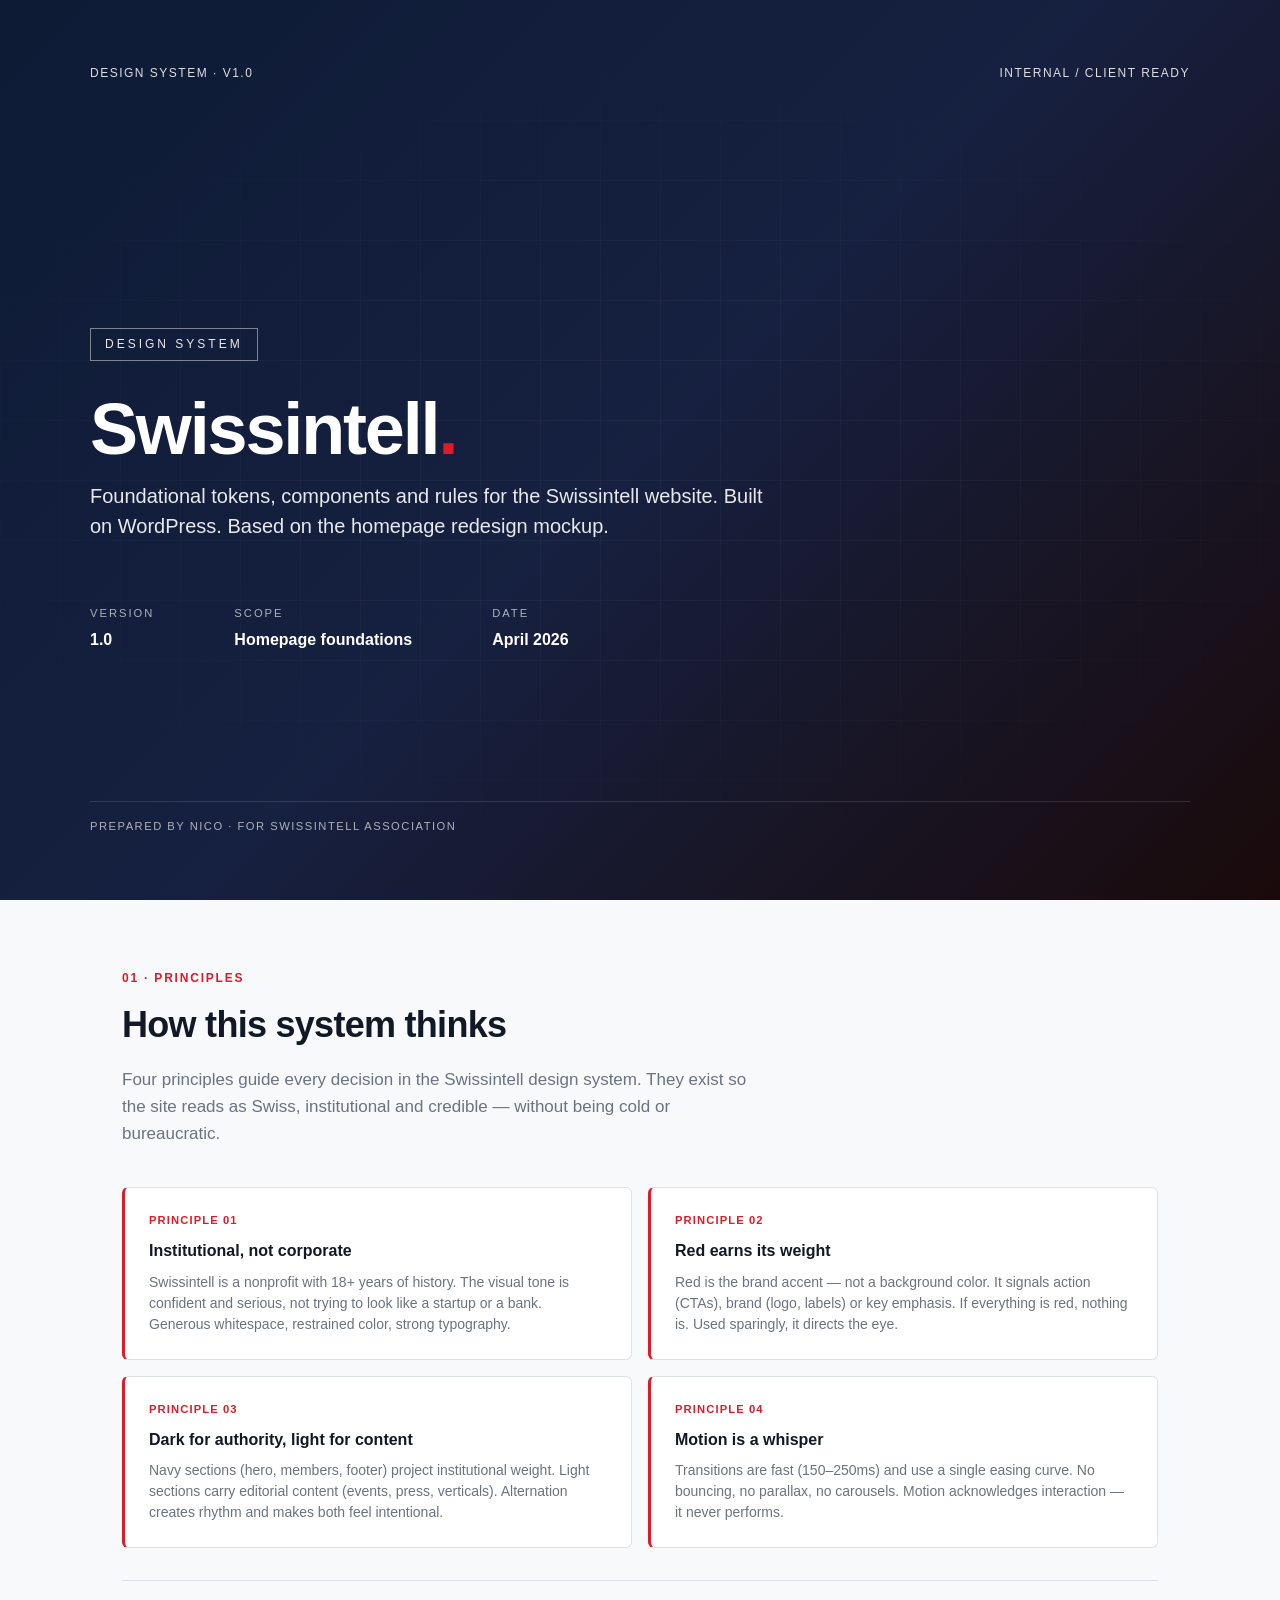
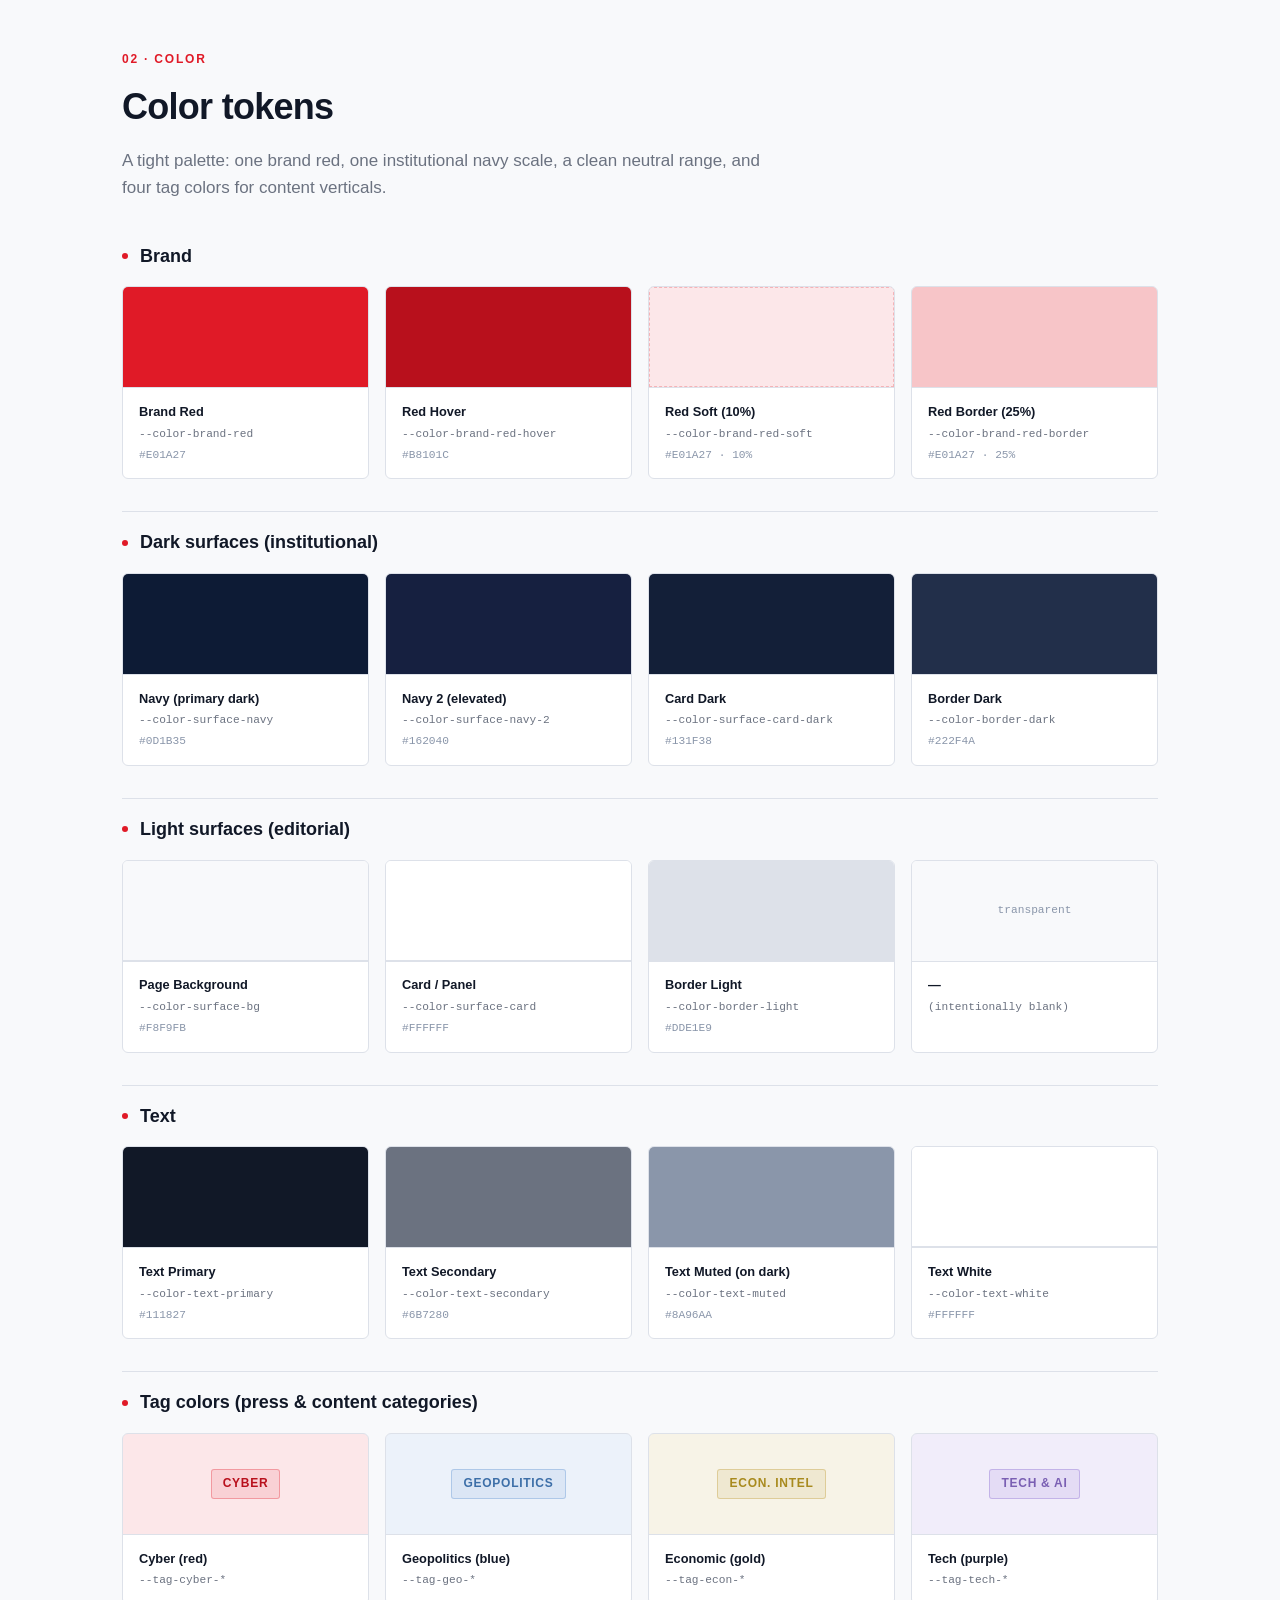
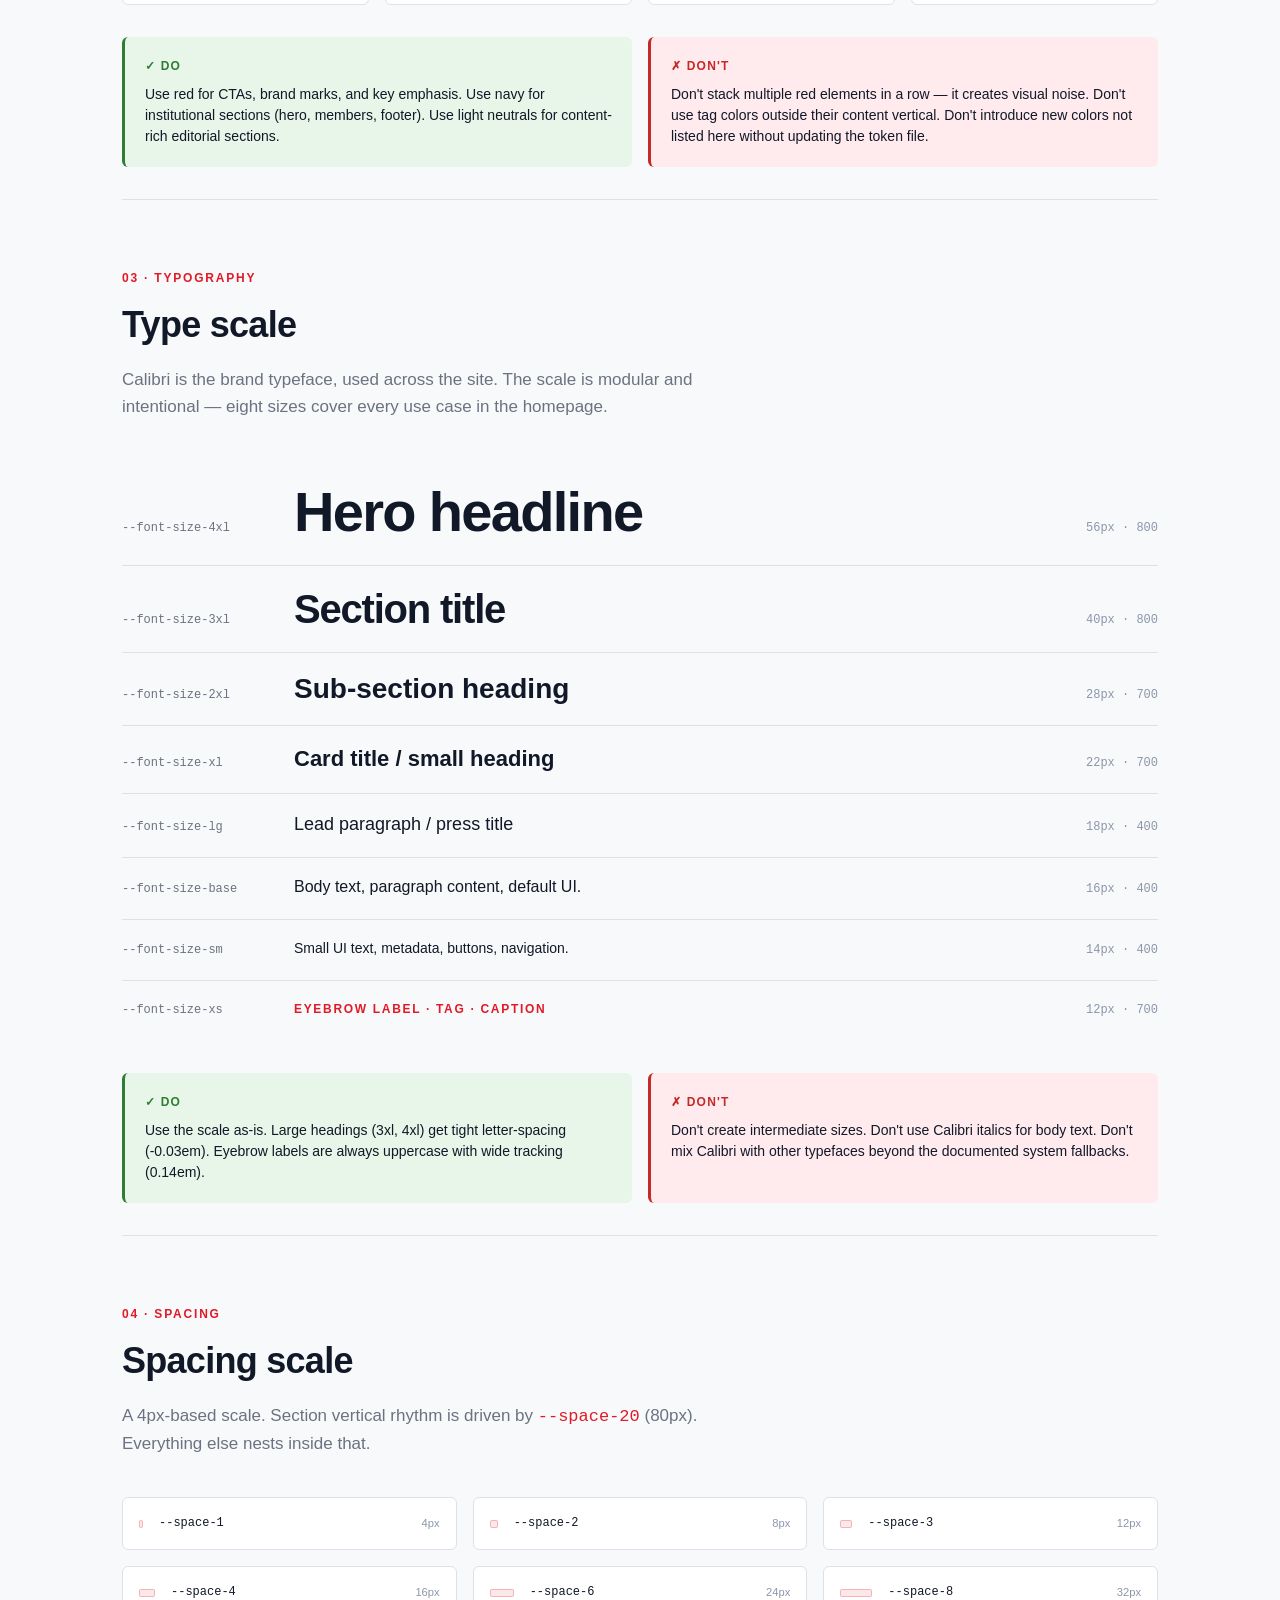
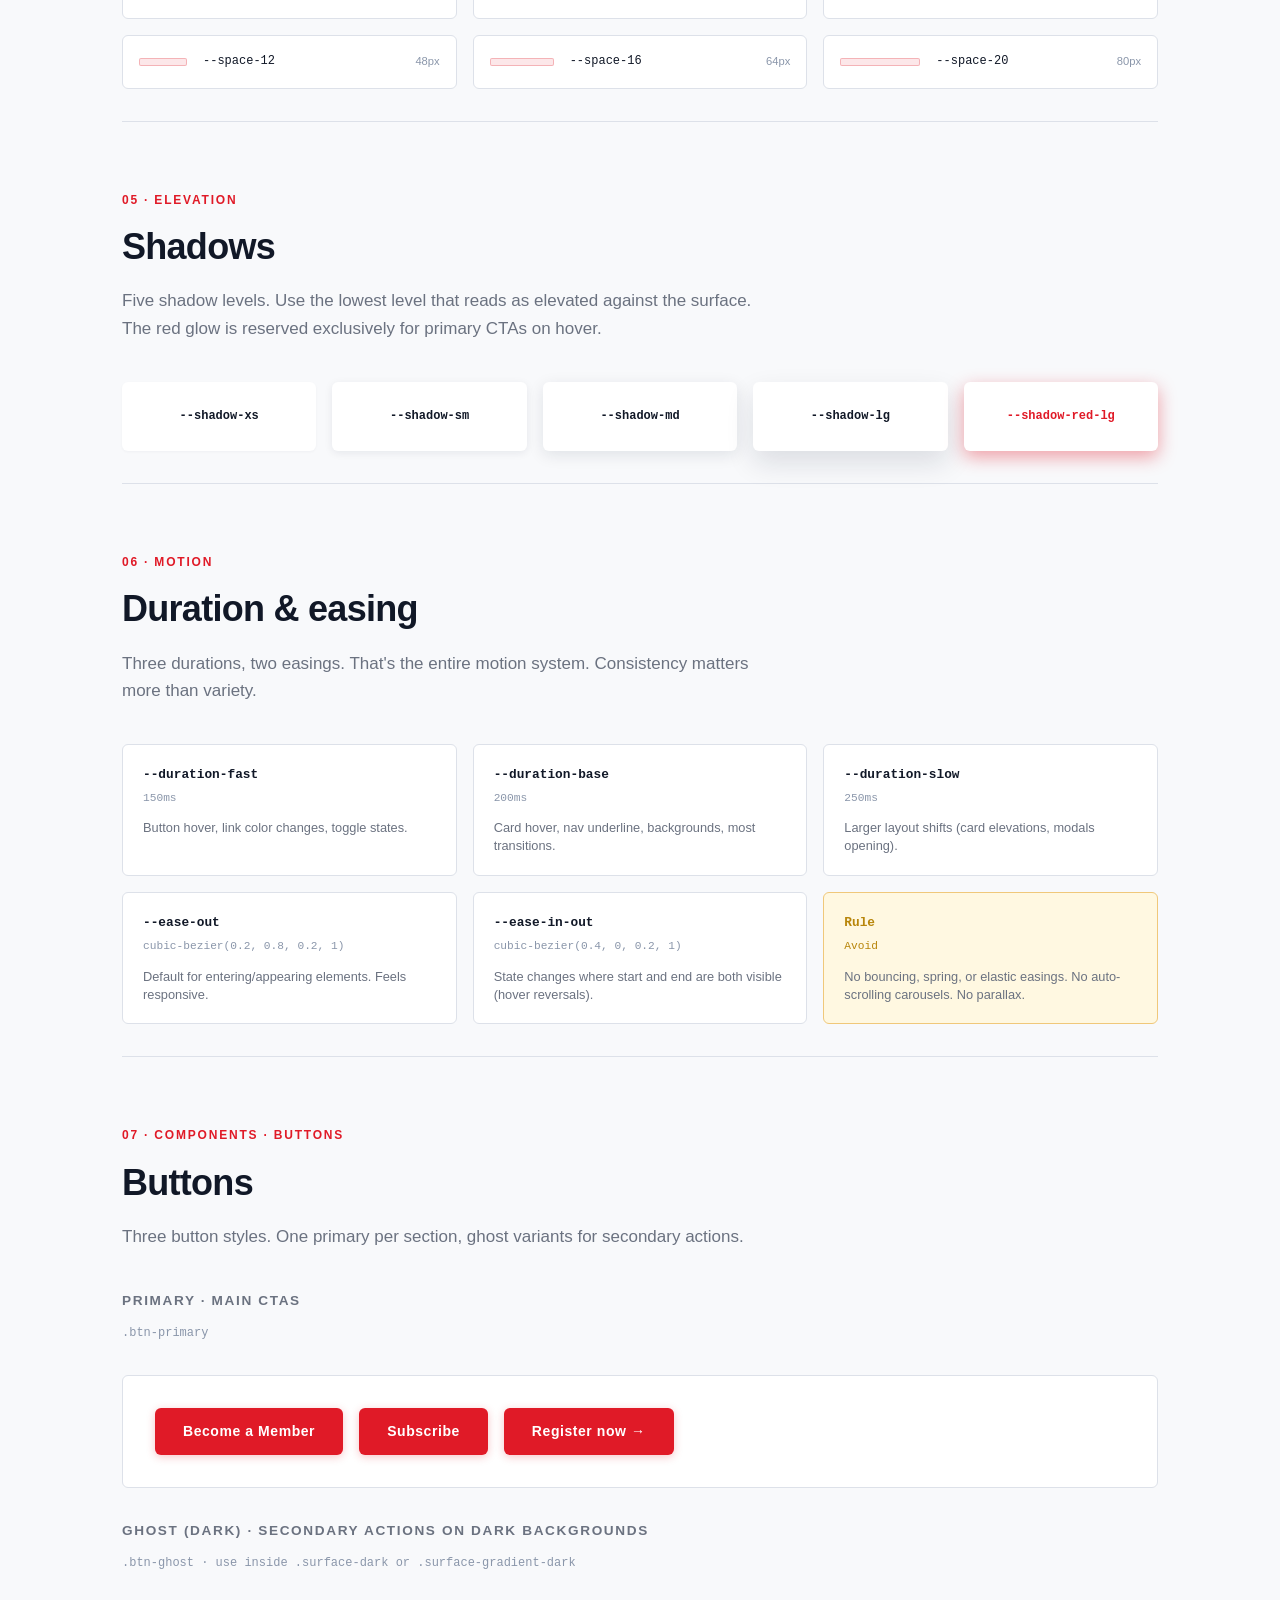
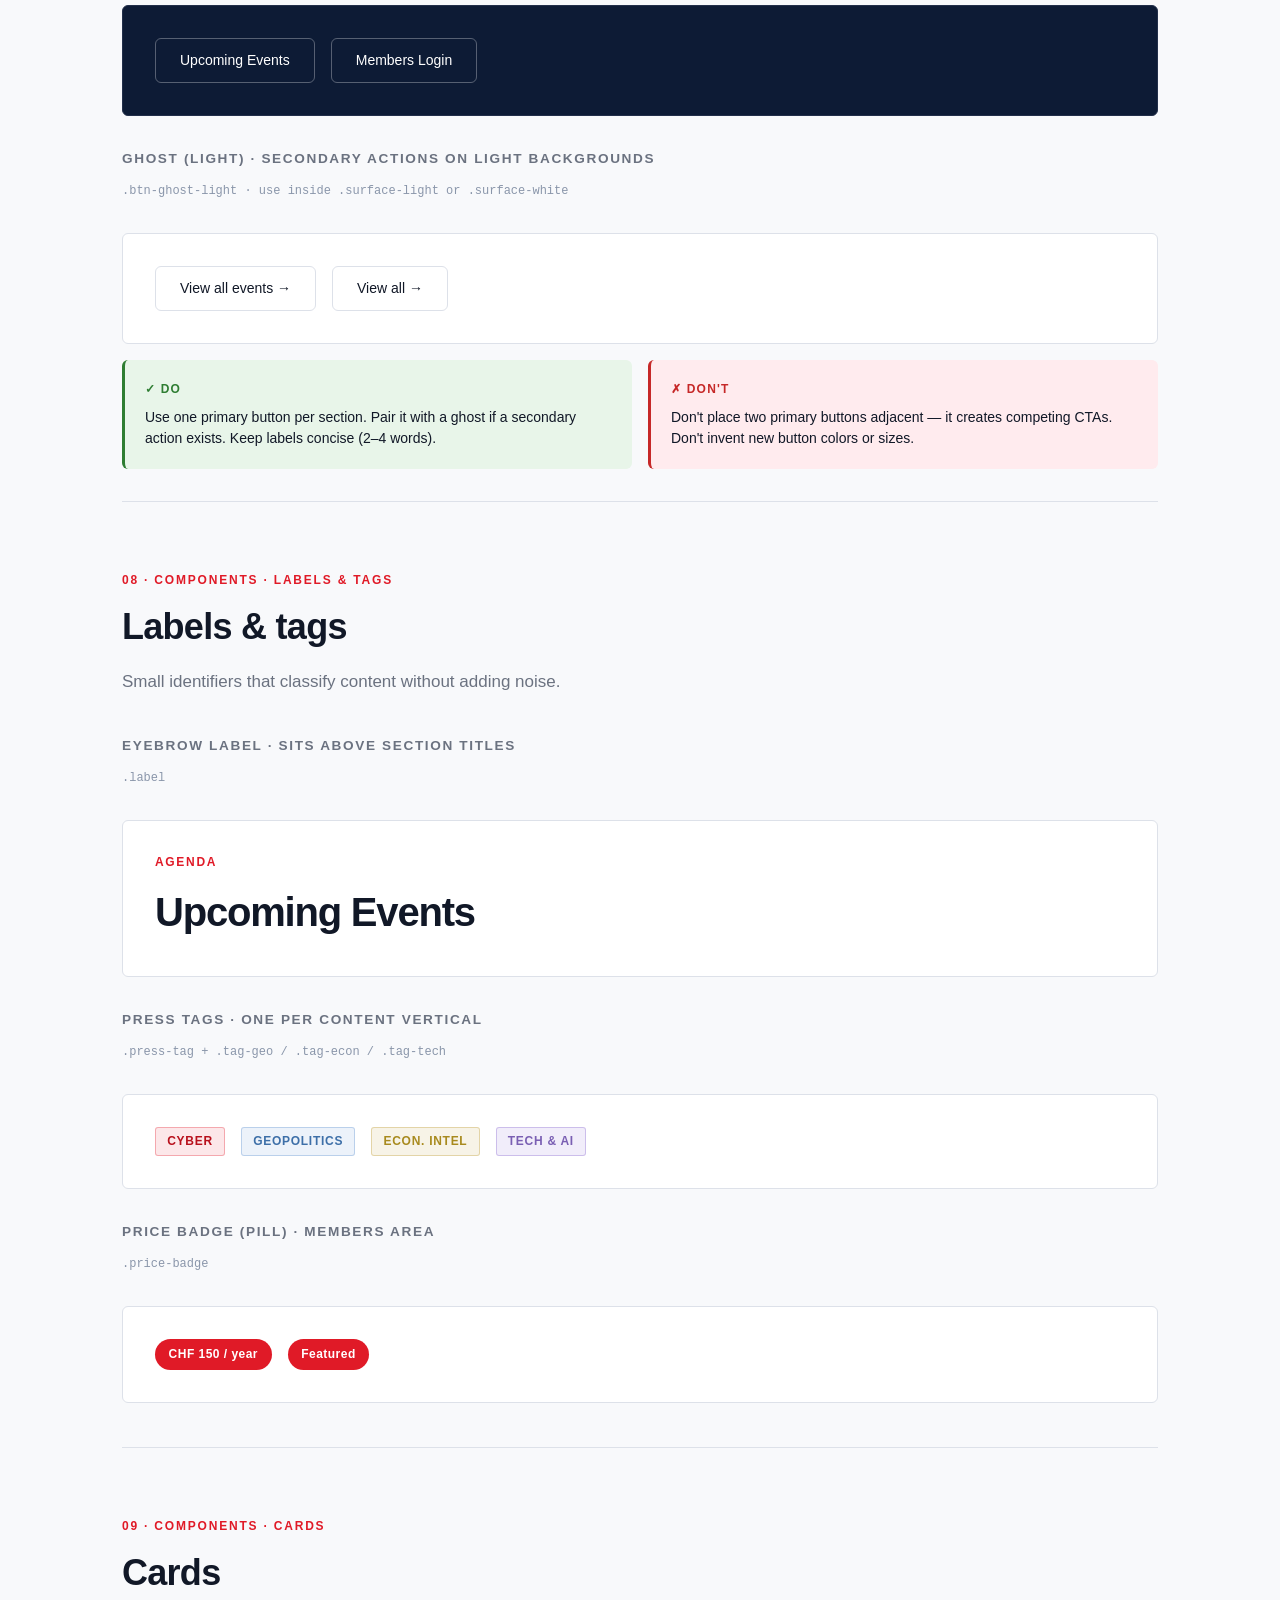
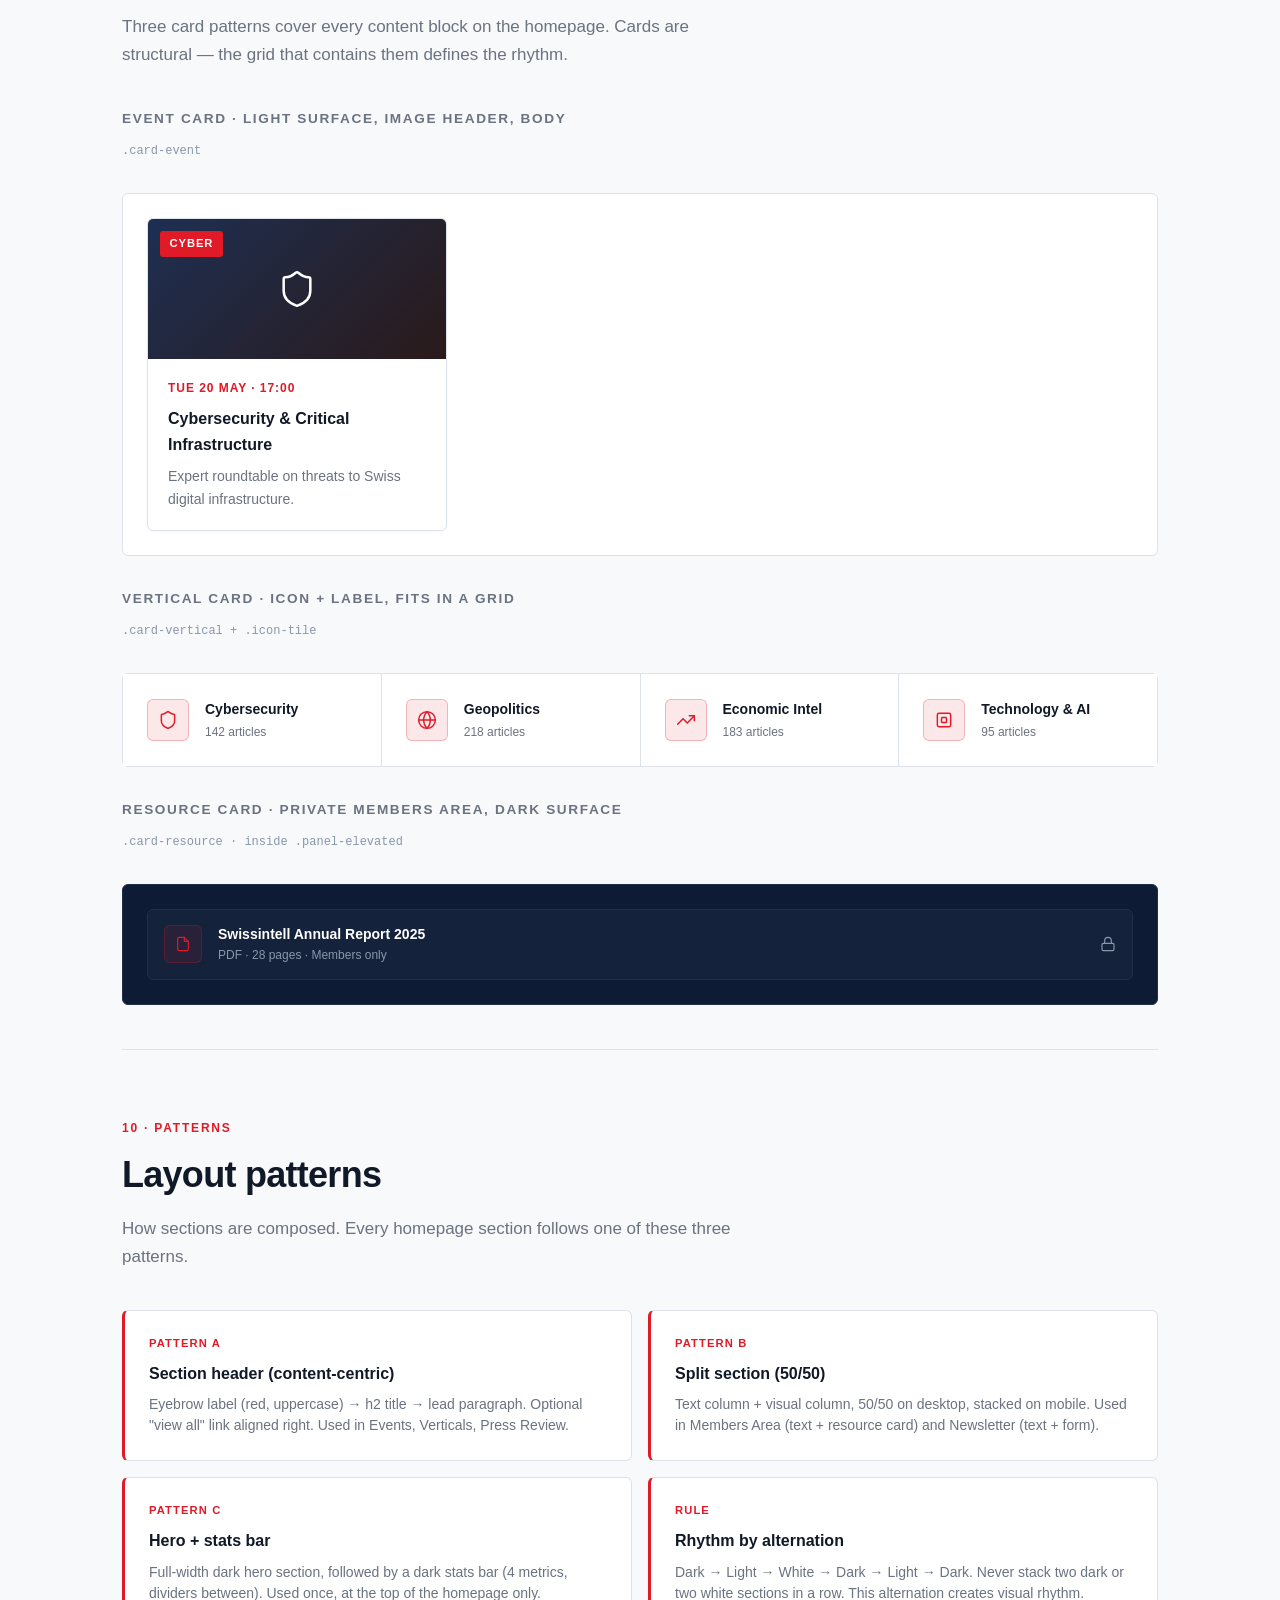
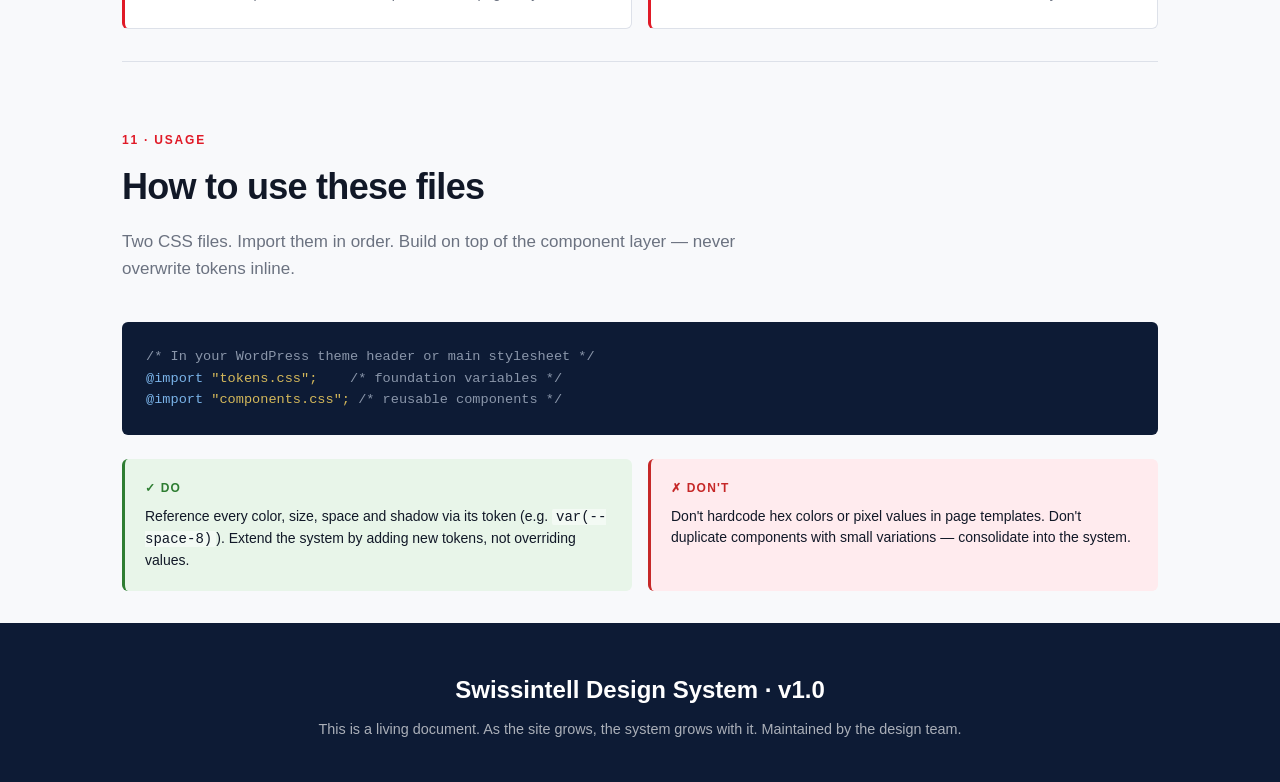
<file: design-system/docs/design-system.html>
<!DOCTYPE html>
<html lang="en">
<head>
<meta charset="UTF-8">
<meta name="viewport" content="width=device-width, initial-scale=1.0">
<title>Swissintell · Design System v1.0</title>
<link rel="preconnect" href="https://fonts.cdnfonts.com">
<link href="https://fonts.cdnfonts.com/css/calibri" rel="stylesheet">

<style>
  /* ========== DS TOKENS (inline so PDF export is portable) ========== */
  :root {
    --color-brand-red: #E01A27;
    --color-brand-red-hover: #B8101C;
    --color-brand-red-soft: rgba(224,26,39,.10);
    --color-brand-red-border: rgba(224,26,39,.25);
    --color-surface-navy: #0D1B35;
    --color-surface-navy-2: #162040;
    --color-surface-card-dark: #131F38;
    --color-border-dark: #222F4A;
    --color-surface-bg: #F8F9FB;
    --color-surface-card: #FFFFFF;
    --color-border-light: #DDE1E9;
    --color-text-primary: #111827;
    --color-text-secondary: #6B7280;
    --color-text-muted: #8A96AA;
  }

  *, *::before, *::after { box-sizing: border-box; margin: 0; padding: 0; }
  html { scroll-behavior: smooth; }
  body {
    font-family: 'Calibri', 'Segoe UI', 'Helvetica Neue', Arial, sans-serif;
    background: var(--color-surface-bg);
    color: var(--color-text-primary);
    line-height: 1.6;
    -webkit-font-smoothing: antialiased;
    -moz-osx-font-smoothing: grayscale;
  }

  /* ========== DOCUMENT LAYOUT ========== */
  .ds-doc {
    max-width: 1100px;
    margin: 0 auto;
    padding: 0 2rem;
  }

  /* Cover page */
  .ds-cover {
    background: linear-gradient(135deg, #0D1B35 0%, #162040 50%, #1A0A0A 100%);
    color: #fff;
    padding: 4rem 2rem;
    min-height: 100vh;
    display: flex;
    flex-direction: column;
    justify-content: space-between;
    position: relative;
    overflow: hidden;
  }
  .ds-cover::before {
    content: '';
    position: absolute;
    inset: 0;
    background-image:
      linear-gradient(rgba(255,255,255,.03) 1px, transparent 1px),
      linear-gradient(90deg, rgba(255,255,255,.03) 1px, transparent 1px);
    background-size: 60px 60px;
    mask-image: radial-gradient(ellipse 80% 60% at 50% 50%, black 30%, transparent 80%);
    -webkit-mask-image: radial-gradient(ellipse 80% 60% at 50% 50%, black 30%, transparent 80%);
  }
  .ds-cover-inner {
    position: relative;
    z-index: 1;
    max-width: 1100px;
    margin: 0 auto;
    width: 100%;
    flex: 1;
    display: flex;
    flex-direction: column;
    justify-content: space-between;
  }
  .ds-cover-top {
    display: flex;
    justify-content: space-between;
    align-items: flex-start;
    font-size: 0.75rem;
    letter-spacing: 1.5px;
    text-transform: uppercase;
    opacity: 0.85;
  }
  .ds-cover-main {
    margin-top: 6rem;
  }
  .ds-cover-label {
    display: inline-block;
    font-size: 0.75rem;
    letter-spacing: 3px;
    text-transform: uppercase;
    border: 1px solid rgba(255,255,255,0.5);
    padding: 6px 14px;
    margin-bottom: 2rem;
    opacity: 0.9;
  }
  .ds-cover h1 {
    font-size: 4.5rem;
    font-weight: 800;
    line-height: 1;
    letter-spacing: -0.03em;
    margin-bottom: 1rem;
  }
  .ds-cover h1 .accent { color: var(--color-brand-red); }
  .ds-cover-subtitle {
    font-size: 1.25rem;
    font-weight: 300;
    opacity: 0.9;
    max-width: 700px;
    line-height: 1.5;
  }
  .ds-cover-meta {
    margin-top: 4rem;
    display: flex;
    gap: 5rem;
  }
  .ds-cover-meta-item .key {
    font-size: 0.7rem;
    letter-spacing: 2px;
    text-transform: uppercase;
    opacity: 0.65;
    margin-bottom: 4px;
  }
  .ds-cover-meta-item .val {
    font-size: 1rem;
    font-weight: 600;
  }
  .ds-cover-footer {
    font-size: 0.7rem;
    letter-spacing: 1.5px;
    text-transform: uppercase;
    opacity: 0.65;
    border-top: 1px solid rgba(255,255,255,0.2);
    padding-top: 1rem;
  }

  /* ========== SECTIONS ========== */
  .ds-section {
    padding: 4rem 0 2rem;
    border-bottom: 1px solid var(--color-border-light);
  }
  .ds-section:last-of-type { border-bottom: none; }

  .ds-section-head { margin-bottom: 2.5rem; }
  .ds-section-num {
    display: inline-block;
    font-size: 0.75rem;
    letter-spacing: 0.15em;
    text-transform: uppercase;
    color: var(--color-brand-red);
    font-weight: 700;
    margin-bottom: 0.5rem;
  }
  .ds-section h2 {
    font-size: 2.25rem;
    font-weight: 800;
    letter-spacing: -0.02em;
    margin-bottom: 0.75rem;
  }
  .ds-section-lead {
    font-size: 1.0625rem;
    color: var(--color-text-secondary);
    max-width: 640px;
    line-height: 1.6;
  }

  h3.ds-h3 {
    font-size: 1.125rem;
    font-weight: 700;
    color: var(--color-text-primary);
    margin: 2rem 0 1rem;
    padding-top: 1rem;
    border-top: 1px solid var(--color-border-light);
    display: flex;
    align-items: center;
    gap: 0.75rem;
  }
  h3.ds-h3::before {
    content: '';
    width: 6px;
    height: 6px;
    background: var(--color-brand-red);
    border-radius: 50%;
  }
  h3.ds-h3:first-of-type { border-top: none; padding-top: 0; margin-top: 0; }

  h4.ds-h4 {
    font-size: 0.85rem;
    font-weight: 700;
    letter-spacing: 0.12em;
    text-transform: uppercase;
    color: var(--color-text-secondary);
    margin-bottom: 0.75rem;
  }

  /* ========== COLOR TOKENS ========== */
  .ds-color-grid {
    display: grid;
    grid-template-columns: repeat(4, 1fr);
    gap: 1rem;
    margin-bottom: 2rem;
  }
  .ds-swatch {
    border: 1px solid var(--color-border-light);
    border-radius: 6px;
    overflow: hidden;
    background: #fff;
  }
  .ds-swatch-color {
    height: 100px;
    position: relative;
  }
  .ds-swatch-meta {
    padding: 0.85rem 1rem;
    border-top: 1px solid var(--color-border-light);
  }
  .ds-swatch-name {
    font-size: 0.8rem;
    font-weight: 700;
    color: var(--color-text-primary);
    margin-bottom: 0.2rem;
  }
  .ds-swatch-token {
    font-family: 'SF Mono', 'Menlo', 'Consolas', monospace;
    font-size: 0.7rem;
    color: var(--color-text-secondary);
    word-break: break-all;
  }
  .ds-swatch-hex {
    font-family: 'SF Mono', 'Menlo', 'Consolas', monospace;
    font-size: 0.7rem;
    color: var(--color-text-muted);
    margin-top: 0.2rem;
  }

  /* ========== TYPE SCALE ========== */
  .ds-type-row {
    display: grid;
    grid-template-columns: 140px 1fr 100px;
    align-items: baseline;
    gap: 2rem;
    padding: 1.25rem 0;
    border-bottom: 1px solid var(--color-border-light);
  }
  .ds-type-row:last-child { border-bottom: none; }
  .ds-type-token {
    font-family: 'SF Mono', 'Menlo', 'Consolas', monospace;
    font-size: 0.75rem;
    color: var(--color-text-secondary);
    white-space: nowrap;
  }
  .ds-type-sample {
    color: var(--color-text-primary);
    line-height: 1.15;
  }
  .ds-type-size {
    font-family: 'SF Mono', 'Menlo', 'Consolas', monospace;
    font-size: 0.75rem;
    color: var(--color-text-muted);
    text-align: right;
  }

  /* ========== SPACING ========== */
  .ds-space-grid {
    display: grid;
    grid-template-columns: repeat(3, 1fr);
    gap: 1rem;
  }
  .ds-space-item {
    background: #fff;
    border: 1px solid var(--color-border-light);
    border-radius: 6px;
    padding: 1rem;
    display: flex;
    align-items: center;
    gap: 1rem;
  }
  .ds-space-bar {
    background: var(--color-brand-red-soft);
    border: 1px solid var(--color-brand-red-border);
    height: 8px;
    border-radius: 2px;
    flex-shrink: 0;
  }
  .ds-space-label {
    font-family: 'SF Mono', 'Menlo', 'Consolas', monospace;
    font-size: 0.75rem;
    color: var(--color-text-primary);
  }
  .ds-space-px {
    font-size: 0.7rem;
    color: var(--color-text-muted);
    margin-left: auto;
  }

  /* ========== EXAMPLE WRAPPERS ========== */
  .ds-example {
    background: #fff;
    border: 1px solid var(--color-border-light);
    border-radius: 6px;
    padding: 2rem;
    margin-bottom: 0.75rem;
    display: flex;
    flex-wrap: wrap;
    gap: 1rem;
    align-items: center;
  }
  .ds-example-dark {
    background: var(--color-surface-navy);
    border-color: var(--color-border-dark);
  }
  .ds-example-caption {
    font-size: 0.75rem;
    color: var(--color-text-muted);
    font-family: 'SF Mono', 'Menlo', 'Consolas', monospace;
    margin-bottom: 2rem;
  }

  /* ========== BUTTONS (demo) ========== */
  .demo-btn-primary {
    display: inline-flex;
    align-items: center;
    gap: 0.5rem;
    background: var(--color-brand-red);
    color: #fff;
    padding: 0.75rem 1.75rem;
    border-radius: 6px;
    font-family: inherit;
    font-size: 0.875rem;
    font-weight: 600;
    letter-spacing: 0.04em;
    border: none;
    text-decoration: none;
    box-shadow: 0 2px 8px rgba(224,26,39,.25);
  }
  .demo-btn-ghost {
    display: inline-flex;
    align-items: center;
    gap: 0.5rem;
    border: 1px solid rgba(255,255,255,0.3);
    color: #fff;
    background: transparent;
    padding: 0.65rem 1.5rem;
    border-radius: 6px;
    font-family: inherit;
    font-size: 0.875rem;
    font-weight: 500;
    text-decoration: none;
  }
  .demo-btn-ghost-light {
    display: inline-flex;
    align-items: center;
    gap: 0.5rem;
    border: 1px solid var(--color-border-light);
    color: var(--color-text-primary);
    background: transparent;
    padding: 0.65rem 1.5rem;
    border-radius: 6px;
    font-family: inherit;
    font-size: 0.875rem;
    font-weight: 500;
    text-decoration: none;
  }

  /* ========== TAGS (demo) ========== */
  .demo-tag {
    display: inline-block;
    font-size: 0.75rem;
    padding: 0.25rem 0.7rem;
    background: rgba(224,26,39,.10);
    border: 1px solid rgba(224,26,39,.30);
    color: var(--color-brand-red-hover);
    border-radius: 3px;
    letter-spacing: 0.06em;
    text-transform: uppercase;
    font-weight: 700;
  }
  .demo-tag.geo { background: rgba(70,130,200,.10); border-color: rgba(70,130,200,.30); color: #3D6FA8; }
  .demo-tag.econ { background: rgba(180,140,20,.10); border-color: rgba(180,140,20,.30); color: #A88A1E; }
  .demo-tag.tech { background: rgba(120,80,200,.10); border-color: rgba(120,80,200,.30); color: #7A5FB3; }
  .demo-pill {
    background: var(--color-brand-red);
    color: #fff;
    padding: 0.35rem 0.85rem;
    border-radius: 100px;
    font-size: 0.75rem;
    font-weight: 700;
    letter-spacing: 0.04em;
  }

  /* ========== PRINCIPLES ========== */
  .ds-principles {
    display: grid;
    grid-template-columns: repeat(2, 1fr);
    gap: 1rem;
  }
  .ds-principle {
    background: #fff;
    border: 1px solid var(--color-border-light);
    border-radius: 6px;
    padding: 1.5rem;
    border-left: 3px solid var(--color-brand-red);
  }
  .ds-principle-num {
    font-size: 0.7rem;
    color: var(--color-brand-red);
    letter-spacing: 0.1em;
    font-weight: 700;
    text-transform: uppercase;
    margin-bottom: 0.5rem;
  }
  .ds-principle h4 {
    font-size: 1rem;
    font-weight: 700;
    color: var(--color-text-primary);
    margin-bottom: 0.5rem;
  }
  .ds-principle p {
    font-size: 0.875rem;
    color: var(--color-text-secondary);
    line-height: 1.5;
  }

  /* ========== DO / DON'T ========== */
  .ds-do-dont {
    display: grid;
    grid-template-columns: 1fr 1fr;
    gap: 1rem;
    margin-top: 1rem;
  }
  .ds-do, .ds-dont {
    padding: 1.25rem;
    border-radius: 6px;
    border-left: 3px solid;
  }
  .ds-do {
    background: #E8F5E9;
    border-left-color: #2E7D32;
  }
  .ds-dont {
    background: #FFEBEE;
    border-left-color: #C62828;
  }
  .ds-do-label, .ds-dont-label {
    font-size: 0.75rem;
    font-weight: 800;
    letter-spacing: 0.1em;
    text-transform: uppercase;
    margin-bottom: 0.5rem;
  }
  .ds-do-label { color: #2E7D32; }
  .ds-dont-label { color: #C62828; }
  .ds-do p, .ds-dont p {
    font-size: 0.875rem;
    color: var(--color-text-primary);
    line-height: 1.5;
  }

  /* ========== MOTION DEMO ========== */
  .ds-motion-grid {
    display: grid;
    grid-template-columns: repeat(3, 1fr);
    gap: 1rem;
  }
  .ds-motion-card {
    background: #fff;
    border: 1px solid var(--color-border-light);
    border-radius: 6px;
    padding: 1.25rem;
  }
  .ds-motion-name {
    font-family: 'SF Mono', 'Menlo', 'Consolas', monospace;
    font-size: 0.8rem;
    color: var(--color-text-primary);
    font-weight: 600;
    margin-bottom: 0.25rem;
  }
  .ds-motion-val {
    font-family: 'SF Mono', 'Menlo', 'Consolas', monospace;
    font-size: 0.7rem;
    color: var(--color-text-muted);
    margin-bottom: 0.75rem;
  }
  .ds-motion-usage {
    font-size: 0.8rem;
    color: var(--color-text-secondary);
    line-height: 1.4;
  }

  /* ========== FOOTER ========== */
  .ds-footer {
    background: var(--color-surface-navy);
    color: #fff;
    padding: 3rem 2rem;
    text-align: center;
  }
  .ds-footer-inner {
    max-width: 1100px;
    margin: 0 auto;
  }
  .ds-footer h3 {
    font-size: 1.5rem;
    font-weight: 800;
    margin-bottom: 0.5rem;
  }
  .ds-footer p {
    color: rgba(255,255,255,.65);
    font-size: 0.9rem;
  }

  /* Subtle shadow demo card */
  .ds-shadow-demo {
    display: grid;
    grid-template-columns: repeat(5, 1fr);
    gap: 1rem;
  }
  .ds-shadow-card {
    background: #fff;
    border-radius: 6px;
    padding: 1.5rem 1rem;
    text-align: center;
    border: 1px solid transparent;
  }
  .ds-shadow-card.xs { box-shadow: 0 1px 3px rgba(13,27,53,.04); }
  .ds-shadow-card.sm { box-shadow: 0 2px 8px rgba(13,27,53,.08); }
  .ds-shadow-card.md { box-shadow: 0 4px 16px rgba(13,27,53,.10); }
  .ds-shadow-card.lg { box-shadow: 0 12px 28px rgba(13,27,53,.12); }
  .ds-shadow-card.red { box-shadow: 0 6px 18px rgba(224,26,39,.4); }
  .ds-shadow-label {
    font-family: 'SF Mono', 'Menlo', 'Consolas', monospace;
    font-size: 0.75rem;
    color: var(--color-text-primary);
    font-weight: 600;
  }

  /* Page break helpers for PDF */
  .page-break { page-break-after: always; }

  @media print {
    .ds-section { break-inside: avoid; }
  }
</style>
</head>
<body>

<!-- ============================================================
     COVER PAGE
     ============================================================ -->
<div class="ds-cover">
  <div class="ds-cover-inner">
    <div class="ds-cover-top">
      <span>Design System · v1.0</span>
      <span>Internal / Client Ready</span>
    </div>

    <div class="ds-cover-main">
      <span class="ds-cover-label">Design System</span>
      <h1>Swissintell<span class="accent">.</span></h1>
      <p class="ds-cover-subtitle">Foundational tokens, components and rules for the Swissintell website. Built on WordPress. Based on the homepage redesign mockup.</p>

      <div class="ds-cover-meta">
        <div class="ds-cover-meta-item">
          <div class="key">Version</div>
          <div class="val">1.0</div>
        </div>
        <div class="ds-cover-meta-item">
          <div class="key">Scope</div>
          <div class="val">Homepage foundations</div>
        </div>
        <div class="ds-cover-meta-item">
          <div class="key">Date</div>
          <div class="val">April 2026</div>
        </div>
      </div>
    </div>

    <div class="ds-cover-footer">
      Prepared by Nico · For Swissintell Association
    </div>
  </div>
</div>

<!-- ============================================================
     MAIN CONTENT
     ============================================================ -->
<div class="ds-doc">

  <!-- ============== 01. PRINCIPLES ============== -->
  <section class="ds-section">
    <div class="ds-section-head">
      <div class="ds-section-num">01 · Principles</div>
      <h2>How this system thinks</h2>
      <p class="ds-section-lead">Four principles guide every decision in the Swissintell design system. They exist so the site reads as Swiss, institutional and credible — without being cold or bureaucratic.</p>
    </div>

    <div class="ds-principles">
      <div class="ds-principle">
        <div class="ds-principle-num">Principle 01</div>
        <h4>Institutional, not corporate</h4>
        <p>Swissintell is a nonprofit with 18+ years of history. The visual tone is confident and serious, not trying to look like a startup or a bank. Generous whitespace, restrained color, strong typography.</p>
      </div>

      <div class="ds-principle">
        <div class="ds-principle-num">Principle 02</div>
        <h4>Red earns its weight</h4>
        <p>Red is the brand accent — not a background color. It signals action (CTAs), brand (logo, labels) or key emphasis. If everything is red, nothing is. Used sparingly, it directs the eye.</p>
      </div>

      <div class="ds-principle">
        <div class="ds-principle-num">Principle 03</div>
        <h4>Dark for authority, light for content</h4>
        <p>Navy sections (hero, members, footer) project institutional weight. Light sections carry editorial content (events, press, verticals). Alternation creates rhythm and makes both feel intentional.</p>
      </div>

      <div class="ds-principle">
        <div class="ds-principle-num">Principle 04</div>
        <h4>Motion is a whisper</h4>
        <p>Transitions are fast (150–250ms) and use a single easing curve. No bouncing, no parallax, no carousels. Motion acknowledges interaction — it never performs.</p>
      </div>
    </div>
  </section>

  <!-- ============== 02. COLOR ============== -->
  <section class="ds-section">
    <div class="ds-section-head">
      <div class="ds-section-num">02 · Color</div>
      <h2>Color tokens</h2>
      <p class="ds-section-lead">A tight palette: one brand red, one institutional navy scale, a clean neutral range, and four tag colors for content verticals.</p>
    </div>

    <h3 class="ds-h3">Brand</h3>
    <div class="ds-color-grid">
      <div class="ds-swatch">
        <div class="ds-swatch-color" style="background:#E01A27"></div>
        <div class="ds-swatch-meta">
          <div class="ds-swatch-name">Brand Red</div>
          <div class="ds-swatch-token">--color-brand-red</div>
          <div class="ds-swatch-hex">#E01A27</div>
        </div>
      </div>
      <div class="ds-swatch">
        <div class="ds-swatch-color" style="background:#B8101C"></div>
        <div class="ds-swatch-meta">
          <div class="ds-swatch-name">Red Hover</div>
          <div class="ds-swatch-token">--color-brand-red-hover</div>
          <div class="ds-swatch-hex">#B8101C</div>
        </div>
      </div>
      <div class="ds-swatch">
        <div class="ds-swatch-color" style="background:rgba(224,26,39,.10); border:1px dashed var(--color-brand-red-border);"></div>
        <div class="ds-swatch-meta">
          <div class="ds-swatch-name">Red Soft (10%)</div>
          <div class="ds-swatch-token">--color-brand-red-soft</div>
          <div class="ds-swatch-hex">#E01A27 · 10%</div>
        </div>
      </div>
      <div class="ds-swatch">
        <div class="ds-swatch-color" style="background:rgba(224,26,39,.25);"></div>
        <div class="ds-swatch-meta">
          <div class="ds-swatch-name">Red Border (25%)</div>
          <div class="ds-swatch-token">--color-brand-red-border</div>
          <div class="ds-swatch-hex">#E01A27 · 25%</div>
        </div>
      </div>
    </div>

    <h3 class="ds-h3">Dark surfaces (institutional)</h3>
    <div class="ds-color-grid">
      <div class="ds-swatch">
        <div class="ds-swatch-color" style="background:#0D1B35"></div>
        <div class="ds-swatch-meta">
          <div class="ds-swatch-name">Navy (primary dark)</div>
          <div class="ds-swatch-token">--color-surface-navy</div>
          <div class="ds-swatch-hex">#0D1B35</div>
        </div>
      </div>
      <div class="ds-swatch">
        <div class="ds-swatch-color" style="background:#162040"></div>
        <div class="ds-swatch-meta">
          <div class="ds-swatch-name">Navy 2 (elevated)</div>
          <div class="ds-swatch-token">--color-surface-navy-2</div>
          <div class="ds-swatch-hex">#162040</div>
        </div>
      </div>
      <div class="ds-swatch">
        <div class="ds-swatch-color" style="background:#131F38"></div>
        <div class="ds-swatch-meta">
          <div class="ds-swatch-name">Card Dark</div>
          <div class="ds-swatch-token">--color-surface-card-dark</div>
          <div class="ds-swatch-hex">#131F38</div>
        </div>
      </div>
      <div class="ds-swatch">
        <div class="ds-swatch-color" style="background:#222F4A"></div>
        <div class="ds-swatch-meta">
          <div class="ds-swatch-name">Border Dark</div>
          <div class="ds-swatch-token">--color-border-dark</div>
          <div class="ds-swatch-hex">#222F4A</div>
        </div>
      </div>
    </div>

    <h3 class="ds-h3">Light surfaces (editorial)</h3>
    <div class="ds-color-grid">
      <div class="ds-swatch">
        <div class="ds-swatch-color" style="background:#F8F9FB; border-bottom:1px solid #DDE1E9;"></div>
        <div class="ds-swatch-meta">
          <div class="ds-swatch-name">Page Background</div>
          <div class="ds-swatch-token">--color-surface-bg</div>
          <div class="ds-swatch-hex">#F8F9FB</div>
        </div>
      </div>
      <div class="ds-swatch">
        <div class="ds-swatch-color" style="background:#FFFFFF; border-bottom:1px solid #DDE1E9;"></div>
        <div class="ds-swatch-meta">
          <div class="ds-swatch-name">Card / Panel</div>
          <div class="ds-swatch-token">--color-surface-card</div>
          <div class="ds-swatch-hex">#FFFFFF</div>
        </div>
      </div>
      <div class="ds-swatch">
        <div class="ds-swatch-color" style="background:#DDE1E9"></div>
        <div class="ds-swatch-meta">
          <div class="ds-swatch-name">Border Light</div>
          <div class="ds-swatch-token">--color-border-light</div>
          <div class="ds-swatch-hex">#DDE1E9</div>
        </div>
      </div>
      <div class="ds-swatch">
        <div class="ds-swatch-color" style="background:#F8F9FB; display:flex; align-items:center; justify-content:center;">
          <span style="font-family:monospace; font-size:0.7rem; color:#8A96AA;">transparent</span>
        </div>
        <div class="ds-swatch-meta">
          <div class="ds-swatch-name">—</div>
          <div class="ds-swatch-token">(intentionally blank)</div>
          <div class="ds-swatch-hex">&nbsp;</div>
        </div>
      </div>
    </div>

    <h3 class="ds-h3">Text</h3>
    <div class="ds-color-grid">
      <div class="ds-swatch">
        <div class="ds-swatch-color" style="background:#111827"></div>
        <div class="ds-swatch-meta">
          <div class="ds-swatch-name">Text Primary</div>
          <div class="ds-swatch-token">--color-text-primary</div>
          <div class="ds-swatch-hex">#111827</div>
        </div>
      </div>
      <div class="ds-swatch">
        <div class="ds-swatch-color" style="background:#6B7280"></div>
        <div class="ds-swatch-meta">
          <div class="ds-swatch-name">Text Secondary</div>
          <div class="ds-swatch-token">--color-text-secondary</div>
          <div class="ds-swatch-hex">#6B7280</div>
        </div>
      </div>
      <div class="ds-swatch">
        <div class="ds-swatch-color" style="background:#8A96AA"></div>
        <div class="ds-swatch-meta">
          <div class="ds-swatch-name">Text Muted (on dark)</div>
          <div class="ds-swatch-token">--color-text-muted</div>
          <div class="ds-swatch-hex">#8A96AA</div>
        </div>
      </div>
      <div class="ds-swatch">
        <div class="ds-swatch-color" style="background:#FFFFFF; border-bottom:1px solid #DDE1E9;"></div>
        <div class="ds-swatch-meta">
          <div class="ds-swatch-name">Text White</div>
          <div class="ds-swatch-token">--color-text-white</div>
          <div class="ds-swatch-hex">#FFFFFF</div>
        </div>
      </div>
    </div>

    <h3 class="ds-h3">Tag colors (press &amp; content categories)</h3>
    <div class="ds-color-grid">
      <div class="ds-swatch">
        <div class="ds-swatch-color" style="background:rgba(224,26,39,.10); display:flex; align-items:center; justify-content:center;">
          <span class="demo-tag">Cyber</span>
        </div>
        <div class="ds-swatch-meta">
          <div class="ds-swatch-name">Cyber (red)</div>
          <div class="ds-swatch-token">--tag-cyber-*</div>
        </div>
      </div>
      <div class="ds-swatch">
        <div class="ds-swatch-color" style="background:rgba(70,130,200,.10); display:flex; align-items:center; justify-content:center;">
          <span class="demo-tag geo">Geopolitics</span>
        </div>
        <div class="ds-swatch-meta">
          <div class="ds-swatch-name">Geopolitics (blue)</div>
          <div class="ds-swatch-token">--tag-geo-*</div>
        </div>
      </div>
      <div class="ds-swatch">
        <div class="ds-swatch-color" style="background:rgba(180,140,20,.10); display:flex; align-items:center; justify-content:center;">
          <span class="demo-tag econ">Econ. Intel</span>
        </div>
        <div class="ds-swatch-meta">
          <div class="ds-swatch-name">Economic (gold)</div>
          <div class="ds-swatch-token">--tag-econ-*</div>
        </div>
      </div>
      <div class="ds-swatch">
        <div class="ds-swatch-color" style="background:rgba(120,80,200,.10); display:flex; align-items:center; justify-content:center;">
          <span class="demo-tag tech">Tech &amp; AI</span>
        </div>
        <div class="ds-swatch-meta">
          <div class="ds-swatch-name">Tech (purple)</div>
          <div class="ds-swatch-token">--tag-tech-*</div>
        </div>
      </div>
    </div>

    <div class="ds-do-dont">
      <div class="ds-do">
        <div class="ds-do-label">✓ Do</div>
        <p>Use red for CTAs, brand marks, and key emphasis. Use navy for institutional sections (hero, members, footer). Use light neutrals for content-rich editorial sections.</p>
      </div>
      <div class="ds-dont">
        <div class="ds-dont-label">✗ Don't</div>
        <p>Don't stack multiple red elements in a row — it creates visual noise. Don't use tag colors outside their content vertical. Don't introduce new colors not listed here without updating the token file.</p>
      </div>
    </div>
  </section>

  <!-- ============== 03. TYPOGRAPHY ============== -->
  <section class="ds-section">
    <div class="ds-section-head">
      <div class="ds-section-num">03 · Typography</div>
      <h2>Type scale</h2>
      <p class="ds-section-lead">Calibri is the brand typeface, used across the site. The scale is modular and intentional — eight sizes cover every use case in the homepage.</p>
    </div>

    <div>
      <div class="ds-type-row">
        <div class="ds-type-token">--font-size-4xl</div>
        <div class="ds-type-sample" style="font-size:3.5rem; font-weight:800; letter-spacing:-0.03em;">Hero headline</div>
        <div class="ds-type-size">56px · 800</div>
      </div>
      <div class="ds-type-row">
        <div class="ds-type-token">--font-size-3xl</div>
        <div class="ds-type-sample" style="font-size:2.5rem; font-weight:800; letter-spacing:-0.03em;">Section title</div>
        <div class="ds-type-size">40px · 800</div>
      </div>
      <div class="ds-type-row">
        <div class="ds-type-token">--font-size-2xl</div>
        <div class="ds-type-sample" style="font-size:1.75rem; font-weight:700;">Sub-section heading</div>
        <div class="ds-type-size">28px · 700</div>
      </div>
      <div class="ds-type-row">
        <div class="ds-type-token">--font-size-xl</div>
        <div class="ds-type-sample" style="font-size:1.375rem; font-weight:700;">Card title / small heading</div>
        <div class="ds-type-size">22px · 700</div>
      </div>
      <div class="ds-type-row">
        <div class="ds-type-token">--font-size-lg</div>
        <div class="ds-type-sample" style="font-size:1.125rem;">Lead paragraph / press title</div>
        <div class="ds-type-size">18px · 400</div>
      </div>
      <div class="ds-type-row">
        <div class="ds-type-token">--font-size-base</div>
        <div class="ds-type-sample" style="font-size:1rem;">Body text, paragraph content, default UI.</div>
        <div class="ds-type-size">16px · 400</div>
      </div>
      <div class="ds-type-row">
        <div class="ds-type-token">--font-size-sm</div>
        <div class="ds-type-sample" style="font-size:0.875rem;">Small UI text, metadata, buttons, navigation.</div>
        <div class="ds-type-size">14px · 400</div>
      </div>
      <div class="ds-type-row">
        <div class="ds-type-token">--font-size-xs</div>
        <div class="ds-type-sample" style="font-size:0.75rem; text-transform:uppercase; letter-spacing:0.14em; font-weight:700; color:var(--color-brand-red);">Eyebrow label · tag · caption</div>
        <div class="ds-type-size">12px · 700</div>
      </div>
    </div>

    <div class="ds-do-dont" style="margin-top:2rem;">
      <div class="ds-do">
        <div class="ds-do-label">✓ Do</div>
        <p>Use the scale as-is. Large headings (3xl, 4xl) get tight letter-spacing (-0.03em). Eyebrow labels are always uppercase with wide tracking (0.14em).</p>
      </div>
      <div class="ds-dont">
        <div class="ds-dont-label">✗ Don't</div>
        <p>Don't create intermediate sizes. Don't use Calibri italics for body text. Don't mix Calibri with other typefaces beyond the documented system fallbacks.</p>
      </div>
    </div>
  </section>

  <!-- ============== 04. SPACING ============== -->
  <section class="ds-section">
    <div class="ds-section-head">
      <div class="ds-section-num">04 · Spacing</div>
      <h2>Spacing scale</h2>
      <p class="ds-section-lead">A 4px-based scale. Section vertical rhythm is driven by <code style="font-family:monospace; color:var(--color-brand-red);">--space-20</code> (80px). Everything else nests inside that.</p>
    </div>

    <div class="ds-space-grid">
      <div class="ds-space-item"><div class="ds-space-bar" style="width:4px;"></div><div class="ds-space-label">--space-1</div><div class="ds-space-px">4px</div></div>
      <div class="ds-space-item"><div class="ds-space-bar" style="width:8px;"></div><div class="ds-space-label">--space-2</div><div class="ds-space-px">8px</div></div>
      <div class="ds-space-item"><div class="ds-space-bar" style="width:12px;"></div><div class="ds-space-label">--space-3</div><div class="ds-space-px">12px</div></div>
      <div class="ds-space-item"><div class="ds-space-bar" style="width:16px;"></div><div class="ds-space-label">--space-4</div><div class="ds-space-px">16px</div></div>
      <div class="ds-space-item"><div class="ds-space-bar" style="width:24px;"></div><div class="ds-space-label">--space-6</div><div class="ds-space-px">24px</div></div>
      <div class="ds-space-item"><div class="ds-space-bar" style="width:32px;"></div><div class="ds-space-label">--space-8</div><div class="ds-space-px">32px</div></div>
      <div class="ds-space-item"><div class="ds-space-bar" style="width:48px;"></div><div class="ds-space-label">--space-12</div><div class="ds-space-px">48px</div></div>
      <div class="ds-space-item"><div class="ds-space-bar" style="width:64px;"></div><div class="ds-space-label">--space-16</div><div class="ds-space-px">64px</div></div>
      <div class="ds-space-item"><div class="ds-space-bar" style="width:80px;"></div><div class="ds-space-label">--space-20</div><div class="ds-space-px">80px</div></div>
    </div>
  </section>

  <!-- ============== 05. ELEVATION ============== -->
  <section class="ds-section">
    <div class="ds-section-head">
      <div class="ds-section-num">05 · Elevation</div>
      <h2>Shadows</h2>
      <p class="ds-section-lead">Five shadow levels. Use the lowest level that reads as elevated against the surface. The red glow is reserved exclusively for primary CTAs on hover.</p>
    </div>

    <div class="ds-shadow-demo">
      <div class="ds-shadow-card xs"><div class="ds-shadow-label">--shadow-xs</div></div>
      <div class="ds-shadow-card sm"><div class="ds-shadow-label">--shadow-sm</div></div>
      <div class="ds-shadow-card md"><div class="ds-shadow-label">--shadow-md</div></div>
      <div class="ds-shadow-card lg"><div class="ds-shadow-label">--shadow-lg</div></div>
      <div class="ds-shadow-card red"><div class="ds-shadow-label" style="color:var(--color-brand-red);">--shadow-red-lg</div></div>
    </div>
  </section>

  <!-- ============== 06. MOTION ============== -->
  <section class="ds-section">
    <div class="ds-section-head">
      <div class="ds-section-num">06 · Motion</div>
      <h2>Duration &amp; easing</h2>
      <p class="ds-section-lead">Three durations, two easings. That's the entire motion system. Consistency matters more than variety.</p>
    </div>

    <div class="ds-motion-grid">
      <div class="ds-motion-card">
        <div class="ds-motion-name">--duration-fast</div>
        <div class="ds-motion-val">150ms</div>
        <div class="ds-motion-usage">Button hover, link color changes, toggle states.</div>
      </div>
      <div class="ds-motion-card">
        <div class="ds-motion-name">--duration-base</div>
        <div class="ds-motion-val">200ms</div>
        <div class="ds-motion-usage">Card hover, nav underline, backgrounds, most transitions.</div>
      </div>
      <div class="ds-motion-card">
        <div class="ds-motion-name">--duration-slow</div>
        <div class="ds-motion-val">250ms</div>
        <div class="ds-motion-usage">Larger layout shifts (card elevations, modals opening).</div>
      </div>
    </div>

    <div class="ds-motion-grid" style="margin-top:1rem;">
      <div class="ds-motion-card">
        <div class="ds-motion-name">--ease-out</div>
        <div class="ds-motion-val">cubic-bezier(0.2, 0.8, 0.2, 1)</div>
        <div class="ds-motion-usage">Default for entering/appearing elements. Feels responsive.</div>
      </div>
      <div class="ds-motion-card">
        <div class="ds-motion-name">--ease-in-out</div>
        <div class="ds-motion-val">cubic-bezier(0.4, 0, 0.2, 1)</div>
        <div class="ds-motion-usage">State changes where start and end are both visible (hover reversals).</div>
      </div>
      <div class="ds-motion-card" style="background:#FFF8E1; border-color:#F0C87A;">
        <div class="ds-motion-name" style="color:#B8860B;">Rule</div>
        <div class="ds-motion-val" style="color:#B8860B;">Avoid</div>
        <div class="ds-motion-usage">No bouncing, spring, or elastic easings. No auto-scrolling carousels. No parallax.</div>
      </div>
    </div>
  </section>

  <!-- ============== 07. BUTTONS ============== -->
  <section class="ds-section">
    <div class="ds-section-head">
      <div class="ds-section-num">07 · Components · Buttons</div>
      <h2>Buttons</h2>
      <p class="ds-section-lead">Three button styles. One primary per section, ghost variants for secondary actions.</p>
    </div>

    <h4 class="ds-h4">Primary · main CTAs</h4>
    <div class="ds-example-caption">.btn-primary</div>
    <div class="ds-example">
      <a href="#" class="demo-btn-primary">Become a Member</a>
      <a href="#" class="demo-btn-primary">Subscribe</a>
      <a href="#" class="demo-btn-primary">Register now →</a>
    </div>

    <h4 class="ds-h4" style="margin-top:2rem;">Ghost (dark) · secondary actions on dark backgrounds</h4>
    <div class="ds-example-caption">.btn-ghost · use inside .surface-dark or .surface-gradient-dark</div>
    <div class="ds-example ds-example-dark">
      <a href="#" class="demo-btn-ghost">Upcoming Events</a>
      <a href="#" class="demo-btn-ghost">Members Login</a>
    </div>

    <h4 class="ds-h4" style="margin-top:2rem;">Ghost (light) · secondary actions on light backgrounds</h4>
    <div class="ds-example-caption">.btn-ghost-light · use inside .surface-light or .surface-white</div>
    <div class="ds-example">
      <a href="#" class="demo-btn-ghost-light">View all events →</a>
      <a href="#" class="demo-btn-ghost-light">View all →</a>
    </div>

    <div class="ds-do-dont">
      <div class="ds-do">
        <div class="ds-do-label">✓ Do</div>
        <p>Use one primary button per section. Pair it with a ghost if a secondary action exists. Keep labels concise (2–4 words).</p>
      </div>
      <div class="ds-dont">
        <div class="ds-dont-label">✗ Don't</div>
        <p>Don't place two primary buttons adjacent — it creates competing CTAs. Don't invent new button colors or sizes.</p>
      </div>
    </div>
  </section>

  <!-- ============== 08. LABELS & TAGS ============== -->
  <section class="ds-section">
    <div class="ds-section-head">
      <div class="ds-section-num">08 · Components · Labels &amp; Tags</div>
      <h2>Labels &amp; tags</h2>
      <p class="ds-section-lead">Small identifiers that classify content without adding noise.</p>
    </div>

    <h4 class="ds-h4">Eyebrow label · sits above section titles</h4>
    <div class="ds-example-caption">.label</div>
    <div class="ds-example" style="display:block;">
      <div style="font-size:0.75rem; letter-spacing:0.14em; text-transform:uppercase; color:var(--color-brand-red); font-weight:700; margin-bottom:0.5rem;">Agenda</div>
      <div style="font-size:2.5rem; font-weight:800; letter-spacing:-0.03em;">Upcoming Events</div>
    </div>

    <h4 class="ds-h4" style="margin-top:2rem;">Press tags · one per content vertical</h4>
    <div class="ds-example-caption">.press-tag + .tag-geo / .tag-econ / .tag-tech</div>
    <div class="ds-example">
      <span class="demo-tag">Cyber</span>
      <span class="demo-tag geo">Geopolitics</span>
      <span class="demo-tag econ">Econ. Intel</span>
      <span class="demo-tag tech">Tech &amp; AI</span>
    </div>

    <h4 class="ds-h4" style="margin-top:2rem;">Price badge (pill) · members area</h4>
    <div class="ds-example-caption">.price-badge</div>
    <div class="ds-example">
      <span class="demo-pill">CHF 150 / year</span>
      <span class="demo-pill">Featured</span>
    </div>
  </section>

  <!-- ============== 09. CARDS ============== -->
  <section class="ds-section">
    <div class="ds-section-head">
      <div class="ds-section-num">09 · Components · Cards</div>
      <h2>Cards</h2>
      <p class="ds-section-lead">Three card patterns cover every content block on the homepage. Cards are structural — the grid that contains them defines the rhythm.</p>
    </div>

    <h4 class="ds-h4">Event card · light surface, image header, body</h4>
    <div class="ds-example-caption">.card-event</div>
    <div class="ds-example" style="padding:1.5rem;">
      <div style="background:#fff; border:1px solid #DDE1E9; border-radius:6px; overflow:hidden; box-shadow:0 1px 3px rgba(13,27,53,.04); width:300px;">
        <div style="height:140px; background: linear-gradient(135deg, #1e2f52, #2a1a1a); display:flex; align-items:center; justify-content:center; position:relative;">
          <span style="position:absolute; top:0.75rem; left:0.75rem; background:var(--color-brand-red); color:#fff; font-size:0.7rem; padding:0.25rem 0.6rem; border-radius:3px; text-transform:uppercase; letter-spacing:0.08em; font-weight:700;">Cyber</span>
          <svg width="40" height="40" fill="none" stroke="#fff" stroke-width="1.5" viewBox="0 0 24 24"><path d="M20 13c0 5-3.5 7.5-7.66 8.95a1 1 0 0 1-.67 0C7.5 20.5 4 18 4 13V6a1 1 0 0 1 1-1c2 0 4.5-1.2 6.24-2.72a1.17 1.17 0 0 1 1.52 0C14.51 3.81 17 5 19 5a1 1 0 0 1 1 1z" stroke-linecap="round" stroke-linejoin="round"/></svg>
        </div>
        <div style="padding:1.25rem;">
          <div style="font-size:0.75rem; color:var(--color-brand-red); font-weight:700; text-transform:uppercase; letter-spacing:0.08em; margin-bottom:0.5rem;">Tue 20 May · 17:00</div>
          <div style="font-size:1rem; font-weight:700; margin-bottom:0.5rem;">Cybersecurity &amp; Critical Infrastructure</div>
          <div style="font-size:0.875rem; color:var(--color-text-secondary);">Expert roundtable on threats to Swiss digital infrastructure.</div>
        </div>
      </div>
    </div>

    <h4 class="ds-h4" style="margin-top:2rem;">Vertical card · icon + label, fits in a grid</h4>
    <div class="ds-example-caption">.card-vertical + .icon-tile</div>
    <div class="ds-example" style="padding:0;">
      <div style="display:grid; grid-template-columns:repeat(4, 1fr); gap:1px; background:#DDE1E9; width:100%;">
        <div style="background:#fff; padding:1.5rem; display:flex; align-items:center; gap:1rem;">
          <div style="width:42px; height:42px; background:var(--color-brand-red-soft); border:1px solid var(--color-brand-red-border); border-radius:6px; display:flex; align-items:center; justify-content:center; color:var(--color-brand-red);">
            <svg width="20" height="20" fill="none" stroke="currentColor" stroke-width="1.75" viewBox="0 0 24 24"><path d="M20 13c0 5-3.5 7.5-7.66 8.95a1 1 0 0 1-.67 0C7.5 20.5 4 18 4 13V6a1 1 0 0 1 1-1c2 0 4.5-1.2 6.24-2.72a1.17 1.17 0 0 1 1.52 0C14.51 3.81 17 5 19 5a1 1 0 0 1 1 1z" stroke-linecap="round" stroke-linejoin="round"/></svg>
          </div>
          <div>
            <div style="font-size:0.875rem; font-weight:700;">Cybersecurity</div>
            <div style="font-size:0.75rem; color:var(--color-text-secondary); margin-top:0.15rem;">142 articles</div>
          </div>
        </div>
        <div style="background:#fff; padding:1.5rem; display:flex; align-items:center; gap:1rem;">
          <div style="width:42px; height:42px; background:var(--color-brand-red-soft); border:1px solid var(--color-brand-red-border); border-radius:6px; display:flex; align-items:center; justify-content:center; color:var(--color-brand-red);">
            <svg width="20" height="20" fill="none" stroke="currentColor" stroke-width="1.75" viewBox="0 0 24 24"><circle cx="12" cy="12" r="10" stroke-linecap="round" stroke-linejoin="round"/><path d="M12 2a14.5 14.5 0 0 0 0 20 14.5 14.5 0 0 0 0-20" stroke-linecap="round" stroke-linejoin="round"/><path d="M2 12h20" stroke-linecap="round" stroke-linejoin="round"/></svg>
          </div>
          <div>
            <div style="font-size:0.875rem; font-weight:700;">Geopolitics</div>
            <div style="font-size:0.75rem; color:var(--color-text-secondary); margin-top:0.15rem;">218 articles</div>
          </div>
        </div>
        <div style="background:#fff; padding:1.5rem; display:flex; align-items:center; gap:1rem;">
          <div style="width:42px; height:42px; background:var(--color-brand-red-soft); border:1px solid var(--color-brand-red-border); border-radius:6px; display:flex; align-items:center; justify-content:center; color:var(--color-brand-red);">
            <svg width="20" height="20" fill="none" stroke="currentColor" stroke-width="1.75" viewBox="0 0 24 24"><polyline points="22 7 13.5 15.5 8.5 10.5 2 17" stroke-linecap="round" stroke-linejoin="round"/><polyline points="16 7 22 7 22 13" stroke-linecap="round" stroke-linejoin="round"/></svg>
          </div>
          <div>
            <div style="font-size:0.875rem; font-weight:700;">Economic Intel</div>
            <div style="font-size:0.75rem; color:var(--color-text-secondary); margin-top:0.15rem;">183 articles</div>
          </div>
        </div>
        <div style="background:#fff; padding:1.5rem; display:flex; align-items:center; gap:1rem;">
          <div style="width:42px; height:42px; background:var(--color-brand-red-soft); border:1px solid var(--color-brand-red-border); border-radius:6px; display:flex; align-items:center; justify-content:center; color:var(--color-brand-red);">
            <svg width="20" height="20" fill="none" stroke="currentColor" stroke-width="1.75" viewBox="0 0 24 24"><rect width="16" height="16" x="4" y="4" rx="2" stroke-linecap="round" stroke-linejoin="round"/><rect width="6" height="6" x="9" y="9" rx="1" stroke-linecap="round" stroke-linejoin="round"/></svg>
          </div>
          <div>
            <div style="font-size:0.875rem; font-weight:700;">Technology &amp; AI</div>
            <div style="font-size:0.75rem; color:var(--color-text-secondary); margin-top:0.15rem;">95 articles</div>
          </div>
        </div>
      </div>
    </div>

    <h4 class="ds-h4" style="margin-top:2rem;">Resource card · private members area, dark surface</h4>
    <div class="ds-example-caption">.card-resource · inside .panel-elevated</div>
    <div class="ds-example ds-example-dark" style="padding:1.5rem;">
      <div style="display:flex; align-items:center; gap:1rem; padding:0.85rem 1rem; background:rgba(255,255,255,.03); border:1px solid #222F4A; border-radius:6px; flex:1; min-width:380px;">
        <div style="width:38px; height:38px; background:rgba(224,26,39,.1); border:1px solid var(--color-brand-red-border); border-radius:6px; display:flex; align-items:center; justify-content:center; color:var(--color-brand-red);">
          <svg width="16" height="16" fill="none" stroke="currentColor" stroke-width="1.75" viewBox="0 0 24 24"><path d="M14 2H6a2 2 0 0 0-2 2v16a2 2 0 0 0 2 2h12a2 2 0 0 0 2-2V8z" stroke-linecap="round" stroke-linejoin="round"/><path d="M14 2v6h6" stroke-linecap="round" stroke-linejoin="round"/></svg>
        </div>
        <div style="flex:1;">
          <div style="color:#fff; font-weight:600; font-size:0.875rem;">Swissintell Annual Report 2025</div>
          <div style="font-size:0.75rem; color:#8A96AA;">PDF · 28 pages · Members only</div>
        </div>
        <svg width="16" height="16" fill="none" stroke="#8A96AA" stroke-width="1.75" viewBox="0 0 24 24"><rect width="18" height="11" x="3" y="11" rx="2" stroke-linecap="round" stroke-linejoin="round"/><path d="M7 11V7a5 5 0 0 1 10 0v4" stroke-linecap="round" stroke-linejoin="round"/></svg>
      </div>
    </div>
  </section>

  <!-- ============== 10. LAYOUT PATTERNS ============== -->
  <section class="ds-section">
    <div class="ds-section-head">
      <div class="ds-section-num">10 · Patterns</div>
      <h2>Layout patterns</h2>
      <p class="ds-section-lead">How sections are composed. Every homepage section follows one of these three patterns.</p>
    </div>

    <div class="ds-principles">
      <div class="ds-principle">
        <div class="ds-principle-num">Pattern A</div>
        <h4>Section header (content-centric)</h4>
        <p>Eyebrow label (red, uppercase) → h2 title → lead paragraph. Optional "view all" link aligned right. Used in Events, Verticals, Press Review.</p>
      </div>
      <div class="ds-principle">
        <div class="ds-principle-num">Pattern B</div>
        <h4>Split section (50/50)</h4>
        <p>Text column + visual column, 50/50 on desktop, stacked on mobile. Used in Members Area (text + resource card) and Newsletter (text + form).</p>
      </div>
      <div class="ds-principle">
        <div class="ds-principle-num">Pattern C</div>
        <h4>Hero + stats bar</h4>
        <p>Full-width dark hero section, followed by a dark stats bar (4 metrics, dividers between). Used once, at the top of the homepage only.</p>
      </div>
      <div class="ds-principle">
        <div class="ds-principle-num">Rule</div>
        <h4>Rhythm by alternation</h4>
        <p>Dark → Light → White → Dark → Light → Dark. Never stack two dark or two white sections in a row. This alternation creates visual rhythm.</p>
      </div>
    </div>
  </section>

  <!-- ============== 11. USAGE ============== -->
  <section class="ds-section">
    <div class="ds-section-head">
      <div class="ds-section-num">11 · Usage</div>
      <h2>How to use these files</h2>
      <p class="ds-section-lead">Two CSS files. Import them in order. Build on top of the component layer — never overwrite tokens inline.</p>
    </div>

    <div style="background:#0D1B35; color:#fff; padding:1.5rem; border-radius:6px; font-family:'SF Mono','Menlo','Consolas',monospace; font-size:0.85rem; line-height:1.6; margin-bottom:1.5rem;">
      <span style="color:#8A96AA;">/* In your WordPress theme header or main stylesheet */</span><br>
      <span style="color:#7ab3e8;">@import</span> <span style="color:#d4b85a;">"tokens.css";</span> &nbsp;&nbsp; <span style="color:#8A96AA;">/* foundation variables */</span><br>
      <span style="color:#7ab3e8;">@import</span> <span style="color:#d4b85a;">"components.css";</span> <span style="color:#8A96AA;">/* reusable components */</span>
    </div>

    <div class="ds-do-dont">
      <div class="ds-do">
        <div class="ds-do-label">✓ Do</div>
        <p>Reference every color, size, space and shadow via its token (e.g. <code style="font-family:monospace; background:rgba(255,255,255,.5); padding:0 4px; border-radius:2px;">var(--space-8)</code>). Extend the system by adding new tokens, not overriding values.</p>
      </div>
      <div class="ds-dont">
        <div class="ds-dont-label">✗ Don't</div>
        <p>Don't hardcode hex colors or pixel values in page templates. Don't duplicate components with small variations — consolidate into the system.</p>
      </div>
    </div>
  </section>

</div>

<!-- ============================================================
     FOOTER
     ============================================================ -->
<footer class="ds-footer">
  <div class="ds-footer-inner">
    <h3>Swissintell Design System · v1.0</h3>
    <p>This is a living document. As the site grows, the system grows with it. Maintained by the design team.</p>
  </div>
</footer>

</body>
</html>
</file>
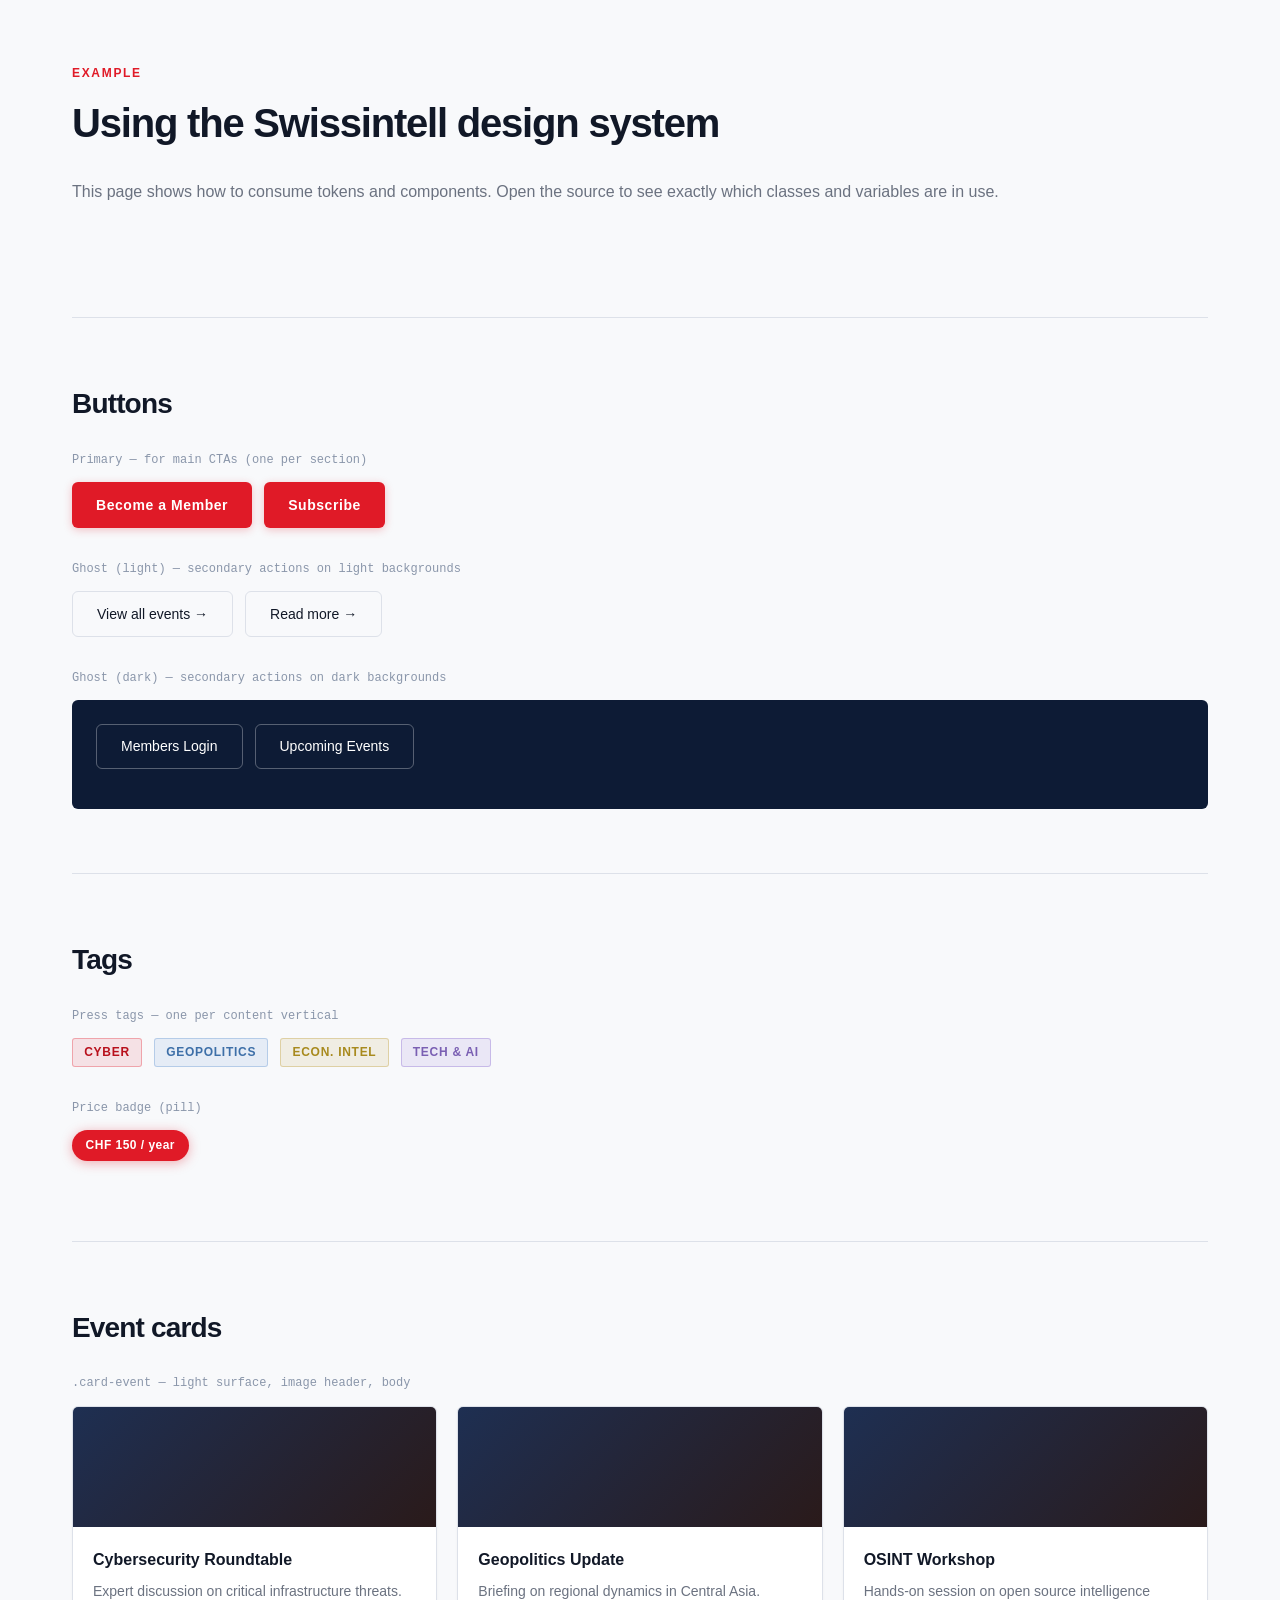
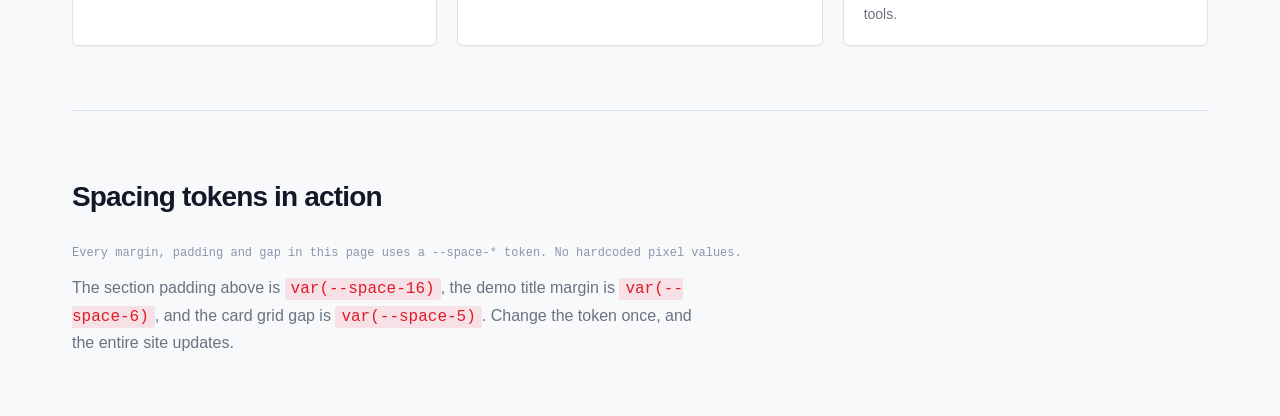
<file: design-system/examples/usage.html>
<!DOCTYPE html>
<html lang="en">
<head>
  <meta charset="UTF-8">
  <meta name="viewport" content="width=device-width, initial-scale=1.0">
  <title>Design System · Usage Example</title>

  <!-- Calibri (same as the mockup) -->
  <link rel="preconnect" href="https://fonts.cdnfonts.com">
  <link href="https://fonts.cdnfonts.com/css/calibri" rel="stylesheet">

  <!-- Import order matters: tokens FIRST, components SECOND -->
  <link rel="stylesheet" href="../css/tokens.css">
  <link rel="stylesheet" href="../css/components.css">

  <style>
    /* Example-only styles — in production these would live in page-specific files */
    *, *::before, *::after { box-sizing: border-box; margin: 0; padding: 0; }
    body {
      font-family: var(--font-family-base);
      background: var(--color-surface-bg);
      color: var(--color-text-primary);
      line-height: var(--line-height-normal);
    }
    .demo-section { padding: var(--space-16) 0; }
    .demo-section + .demo-section { border-top: 1px solid var(--color-border-light); }
    .demo-title {
      font-size: var(--font-size-2xl);
      font-weight: var(--font-weight-extrabold);
      margin-bottom: var(--space-6);
      letter-spacing: var(--letter-spacing-tight);
    }
    .demo-row { display: flex; gap: var(--space-3); flex-wrap: wrap; align-items: center; margin-bottom: var(--space-4); }
    .demo-caption {
      font-family: monospace;
      font-size: var(--font-size-xs);
      color: var(--color-text-muted);
      margin-bottom: var(--space-3);
    }

    /* Dark context for ghost buttons demo */
    .dark-bg {
      background: var(--color-surface-navy);
      padding: var(--space-6);
      border-radius: var(--radius-base);
    }

    /* Card demo */
    .demo-card-grid {
      display: grid;
      grid-template-columns: repeat(3, 1fr);
      gap: var(--space-5);
    }
    .demo-card-content {
      padding: var(--space-5);
    }
    .demo-card-content h3 {
      font-size: var(--font-size-base);
      font-weight: var(--font-weight-bold);
      margin-bottom: var(--space-2);
    }
    .demo-card-content p {
      font-size: var(--font-size-sm);
      color: var(--color-text-secondary);
    }
    .demo-card-img {
      height: 120px;
      background: linear-gradient(135deg, #1e2f52, #2a1a1a);
    }
  </style>
</head>
<body>

  <div class="container">

    <!-- Header -->
    <section class="demo-section">
      <div class="section-header">
        <div class="label">Example</div>
        <h2 class="demo-title">Using the Swissintell design system</h2>
        <p>This page shows how to consume tokens and components. Open the source to see exactly which classes and variables are in use.</p>
      </div>
    </section>

    <!-- Buttons -->
    <section class="demo-section">
      <h3 class="demo-title">Buttons</h3>

      <div class="demo-caption">Primary — for main CTAs (one per section)</div>
      <div class="demo-row">
        <a href="#" class="btn-primary">Become a Member</a>
        <a href="#" class="btn-primary">Subscribe</a>
      </div>

      <div class="demo-caption" style="margin-top: 2rem;">Ghost (light) — secondary actions on light backgrounds</div>
      <div class="demo-row">
        <a href="#" class="btn-ghost-light">View all events →</a>
        <a href="#" class="btn-ghost-light">Read more →</a>
      </div>

      <div class="demo-caption" style="margin-top: 2rem;">Ghost (dark) — secondary actions on dark backgrounds</div>
      <div class="dark-bg">
        <div class="demo-row">
          <a href="#" class="btn-ghost">Members Login</a>
          <a href="#" class="btn-ghost">Upcoming Events</a>
        </div>
      </div>
    </section>

    <!-- Tags -->
    <section class="demo-section">
      <h3 class="demo-title">Tags</h3>

      <div class="demo-caption">Press tags — one per content vertical</div>
      <div class="demo-row">
        <span class="press-tag">Cyber</span>
        <span class="press-tag tag-geo">Geopolitics</span>
        <span class="press-tag tag-econ">Econ. Intel</span>
        <span class="press-tag tag-tech">Tech &amp; AI</span>
      </div>

      <div class="demo-caption" style="margin-top: 2rem;">Price badge (pill)</div>
      <div class="demo-row">
        <span class="price-badge">CHF 150 / year</span>
      </div>
    </section>

    <!-- Event cards -->
    <section class="demo-section">
      <h3 class="demo-title">Event cards</h3>
      <div class="demo-caption">.card-event — light surface, image header, body</div>

      <div class="demo-card-grid">
        <div class="card-event">
          <div class="demo-card-img"></div>
          <div class="demo-card-content">
            <h3>Cybersecurity Roundtable</h3>
            <p>Expert discussion on critical infrastructure threats.</p>
          </div>
        </div>
        <div class="card-event">
          <div class="demo-card-img"></div>
          <div class="demo-card-content">
            <h3>Geopolitics Update</h3>
            <p>Briefing on regional dynamics in Central Asia.</p>
          </div>
        </div>
        <div class="card-event">
          <div class="demo-card-img"></div>
          <div class="demo-card-content">
            <h3>OSINT Workshop</h3>
            <p>Hands-on session on open source intelligence tools.</p>
          </div>
        </div>
      </div>
    </section>

    <!-- Section spacing note -->
    <section class="demo-section">
      <h3 class="demo-title">Spacing tokens in action</h3>
      <div class="demo-caption">Every margin, padding and gap in this page uses a --space-* token. No hardcoded pixel values.</div>
      <p style="font-size: var(--font-size-base); color: var(--color-text-secondary); max-width: 640px;">
        The section padding above is <code style="background: var(--color-brand-red-soft); padding: 2px 6px; border-radius: 3px; color: var(--color-brand-red);">var(--space-16)</code>,
        the demo title margin is <code style="background: var(--color-brand-red-soft); padding: 2px 6px; border-radius: 3px; color: var(--color-brand-red);">var(--space-6)</code>,
        and the card grid gap is <code style="background: var(--color-brand-red-soft); padding: 2px 6px; border-radius: 3px; color: var(--color-brand-red);">var(--space-5)</code>.
        Change the token once, and the entire site updates.
      </p>
    </section>

  </div>

</body>
</html>
</file>
<file: design-system/css/tokens.css>
/* ============================================================
   SWISSINTELL · DESIGN TOKENS
   Version 1.0 · April 2026
   ----------------------------------------------------------
   Foundation-level variables. Import this file first.
   All components consume these tokens — never hard-code values.
   ============================================================ */

:root {

  /* ------------------------------------------------------------
     1. COLOR
     Brand first, then surfaces, then text, then semantic
     ------------------------------------------------------------ */

  /* 1.1 Brand */
  --color-brand-red:          #E01A27;
  --color-brand-red-hover:    #B8101C;
  --color-brand-red-glow:     rgba(224, 26, 39, 0.45);
  --color-brand-red-soft:     rgba(224, 26, 39, 0.10);
  --color-brand-red-border:   rgba(224, 26, 39, 0.25);

  /* 1.2 Surfaces — Dark (institutional sections) */
  --color-surface-navy:       #0D1B35;   /* primary dark */
  --color-surface-navy-2:     #162040;   /* elevated dark (topbar, cards on dark) */
  --color-surface-navy-3:     #1A2744;   /* hover/active on dark */
  --color-surface-card-dark:  #131F38;   /* resource cards */
  --color-border-dark:        #222F4A;

  /* 1.3 Surfaces — Light (editorial sections) */
  --color-surface-bg:         #F8F9FB;   /* page background */
  --color-surface-card:       #FFFFFF;   /* cards & panels */
  --color-border-light:       #DDE1E9;

  /* 1.4 Text */
  --color-text-primary:       #111827;   /* headlines, body on light */
  --color-text-secondary:     #6B7280;   /* supporting text on light */
  --color-text-muted:         #8A96AA;   /* low-emphasis on dark */
  --color-text-white:         #FFFFFF;
  --color-text-white-80:      rgba(255, 255, 255, 0.80);
  --color-text-white-65:      rgba(255, 255, 255, 0.65);

  /* 1.5 Tag colors (systematic) */
  --tag-cyber-bg:             rgba(224, 26, 39, 0.10);
  --tag-cyber-border:         rgba(224, 26, 39, 0.30);
  --tag-cyber-text:           #B8101C;

  --tag-geo-bg:               rgba(70, 130, 200, 0.10);
  --tag-geo-border:           rgba(70, 130, 200, 0.30);
  --tag-geo-text:             #3D6FA8;

  --tag-econ-bg:              rgba(180, 140, 20, 0.10);
  --tag-econ-border:          rgba(180, 140, 20, 0.30);
  --tag-econ-text:            #A88A1E;

  --tag-tech-bg:              rgba(120, 80, 200, 0.10);
  --tag-tech-border:          rgba(120, 80, 200, 0.30);
  --tag-tech-text:            #7A5FB3;


  /* ------------------------------------------------------------
     2. TYPOGRAPHY
     Calibri is the brand typeface. System fallbacks ensure
     the site renders cleanly even if the font fails to load.
     ------------------------------------------------------------ */

  --font-family-base:         'Calibri', 'Segoe UI', 'Helvetica Neue', Arial, sans-serif;

  /* Type scale (modular, based on 16px root) */
  --font-size-xs:             0.75rem;    /* 12px — labels, captions */
  --font-size-sm:             0.875rem;   /* 14px — UI, meta */
  --font-size-base:           1rem;       /* 16px — body */
  --font-size-lg:             1.125rem;   /* 18px — lead paragraphs */
  --font-size-xl:             1.375rem;   /* 22px — small headings */
  --font-size-2xl:            1.75rem;    /* 28px — section subheads */
  --font-size-3xl:            2.5rem;     /* 40px — section titles (h2) */
  --font-size-4xl:            3.5rem;     /* 56px — hero (h1) */

  --font-weight-regular:      400;
  --font-weight-medium:       500;
  --font-weight-semibold:     600;
  --font-weight-bold:         700;
  --font-weight-extrabold:    800;

  --line-height-tight:        1.1;        /* display headings */
  --line-height-snug:         1.3;        /* small headings */
  --line-height-normal:       1.6;        /* body */
  --line-height-relaxed:      1.7;        /* long-form */

  --letter-spacing-tight:     -0.03em;    /* large display */
  --letter-spacing-normal:    0;
  --letter-spacing-wide:      0.08em;     /* uppercase meta */
  --letter-spacing-wider:     0.14em;     /* brand labels */


  /* ------------------------------------------------------------
     3. SPACING
     4px base scale. Name = pixel value.
     ------------------------------------------------------------ */

  --space-1:                  0.25rem;    /*  4px */
  --space-2:                  0.5rem;     /*  8px */
  --space-3:                  0.75rem;    /* 12px */
  --space-4:                  1rem;       /* 16px */
  --space-5:                  1.25rem;    /* 20px */
  --space-6:                  1.5rem;     /* 24px */
  --space-8:                  2rem;       /* 32px */
  --space-10:                 2.5rem;     /* 40px */
  --space-12:                 3rem;       /* 48px */
  --space-16:                 4rem;       /* 64px */
  --space-20:                 5rem;       /* 80px — section vertical rhythm */
  --space-24:                 6rem;       /* 96px */


  /* ------------------------------------------------------------
     4. LAYOUT
     ------------------------------------------------------------ */

  --max-width:                1200px;     /* primary container */
  --container-padding:        2rem;


  /* ------------------------------------------------------------
     5. BORDERS & RADIUS
     ------------------------------------------------------------ */

  --radius-sm:                3px;        /* tags, badges */
  --radius-base:              6px;        /* buttons, inputs, cards */
  --radius-lg:                10px;       /* elevated panels */
  --radius-pill:              100px;      /* pill-shaped badges */

  --border-width:             1px;


  /* ------------------------------------------------------------
     6. ELEVATION (shadows)
     Stratified. Use higher levels sparingly.
     ------------------------------------------------------------ */

  --shadow-xs:                0 1px 3px rgba(13, 27, 53, 0.04);
  --shadow-sm:                0 2px 8px rgba(13, 27, 53, 0.08);
  --shadow-md:                0 4px 16px rgba(13, 27, 53, 0.10);
  --shadow-lg:                0 12px 28px rgba(13, 27, 53, 0.12);
  --shadow-xl:                0 8px 32px rgba(0, 0, 0, 0.30);

  /* Red glow — for primary CTAs */
  --shadow-red-sm:            0 2px 8px rgba(224, 26, 39, 0.25);
  --shadow-red-lg:            0 6px 18px rgba(224, 26, 39, 0.40);


  /* ------------------------------------------------------------
     7. MOTION
     Consistent durations and easings across the system.
     ------------------------------------------------------------ */

  --duration-fast:            150ms;
  --duration-base:            200ms;
  --duration-slow:            250ms;

  --ease-out:                 cubic-bezier(0.2, 0.8, 0.2, 1);
  --ease-in-out:              cubic-bezier(0.4, 0, 0.2, 1);


  /* ------------------------------------------------------------
     8. BREAKPOINTS (reference only — used in media queries)
     ------------------------------------------------------------ */

  /* --breakpoint-md:  768px   — tablet */
  /* --breakpoint-lg:  960px   — desktop (current mockup switch) */
  /* --breakpoint-xl:  1200px  — max container */


  /* ------------------------------------------------------------
     9. Z-INDEX
     ------------------------------------------------------------ */

  --z-nav:                    100;
  --z-modal:                  1000;
  --z-toast:                  9999;
}
</file>
<file: design-system/css/components.css>
/* ============================================================
   SWISSINTELL · COMPONENTS
   Version 1.0 · April 2026
   ----------------------------------------------------------
   Component layer. Import AFTER tokens.css.
   Every value here references a --token. No magic numbers.
   ============================================================ */


/* ============================================================
   BUTTONS
   ============================================================ */

/* Primary — red, filled. Use for main CTAs (one per section). */
.btn-primary {
  display: inline-flex;
  align-items: center;
  gap: var(--space-2);
  background: var(--color-brand-red);
  color: var(--color-text-white);
  padding: var(--space-3) var(--space-6);
  border-radius: var(--radius-base);
  font-family: var(--font-family-base);
  font-size: var(--font-size-sm);
  font-weight: var(--font-weight-semibold);
  letter-spacing: 0.04em;
  border: none;
  cursor: pointer;
  transition:
    background var(--duration-base) var(--ease-out),
    transform var(--duration-fast) var(--ease-out),
    box-shadow var(--duration-base) var(--ease-out);
  box-shadow: var(--shadow-red-sm);
  text-decoration: none;
}
.btn-primary:hover {
  background: var(--color-brand-red-hover);
  transform: translateY(-1px);
  box-shadow: var(--shadow-red-lg);
}

/* Ghost-dark — transparent on dark backgrounds (hero, members, footer) */
.btn-ghost {
  display: inline-flex;
  align-items: center;
  gap: var(--space-2);
  border: var(--border-width) solid rgba(255, 255, 255, 0.30);
  color: var(--color-text-white);
  background: transparent;
  padding: 0.65rem var(--space-6);
  border-radius: var(--radius-base);
  font-family: var(--font-family-base);
  font-size: var(--font-size-sm);
  font-weight: var(--font-weight-medium);
  cursor: pointer;
  transition: border-color var(--duration-base), background var(--duration-base);
  text-decoration: none;
}
.btn-ghost:hover {
  border-color: var(--color-text-white);
  background: rgba(255, 255, 255, 0.08);
}

/* Ghost-light — on light backgrounds (press, events "view all") */
.btn-ghost-light {
  display: inline-flex;
  align-items: center;
  gap: var(--space-2);
  border: var(--border-width) solid var(--color-border-light);
  color: var(--color-text-primary);
  background: transparent;
  padding: 0.65rem var(--space-6);
  border-radius: var(--radius-base);
  font-family: var(--font-family-base);
  font-size: var(--font-size-sm);
  font-weight: var(--font-weight-medium);
  cursor: pointer;
  transition:
    border-color var(--duration-base),
    background var(--duration-base),
    color var(--duration-base);
  text-decoration: none;
}
.btn-ghost-light:hover {
  border-color: var(--color-brand-red);
  color: var(--color-brand-red);
  background: var(--color-brand-red-soft);
}


/* ============================================================
   LABELS & TAGS
   ============================================================ */

/* Section label — small red eyebrow above h2 */
.label {
  font-size: var(--font-size-xs);
  letter-spacing: var(--letter-spacing-wider);
  text-transform: uppercase;
  color: var(--color-brand-red);
  font-weight: var(--font-weight-bold);
}

/* Press review tag — systematic color variants */
.press-tag {
  display: inline-block;
  font-size: var(--font-size-xs);
  padding: var(--space-1) 0.7rem;
  border-radius: var(--radius-sm);
  letter-spacing: 0.06em;
  text-transform: uppercase;
  font-weight: var(--font-weight-bold);
  /* Default = Cyber */
  background: var(--tag-cyber-bg);
  border: var(--border-width) solid var(--tag-cyber-border);
  color: var(--tag-cyber-text);
}
.press-tag.tag-geo {
  background: var(--tag-geo-bg);
  border-color: var(--tag-geo-border);
  color: var(--tag-geo-text);
}
.press-tag.tag-econ {
  background: var(--tag-econ-bg);
  border-color: var(--tag-econ-border);
  color: var(--tag-econ-text);
}
.press-tag.tag-tech {
  background: var(--tag-tech-bg);
  border-color: var(--tag-tech-border);
  color: var(--tag-tech-text);
}

/* Price badge (pill) — members area */
.price-badge {
  background: var(--color-brand-red);
  color: var(--color-text-white);
  padding: 0.35rem 0.85rem;
  border-radius: var(--radius-pill);
  font-size: var(--font-size-xs);
  font-weight: var(--font-weight-bold);
  letter-spacing: 0.04em;
  box-shadow: 0 2px 12px rgba(224, 26, 39, 0.35);
}


/* ============================================================
   CARDS
   ============================================================ */

/* Event card — light surface, image header, body */
.card-event {
  background: var(--color-surface-card);
  border: var(--border-width) solid var(--color-border-light);
  border-radius: var(--radius-base);
  overflow: hidden;
  box-shadow: var(--shadow-xs);
  transition:
    border-color var(--duration-slow) var(--ease-out),
    transform var(--duration-slow) var(--ease-out),
    box-shadow var(--duration-slow) var(--ease-out);
}
.card-event:hover {
  border-color: var(--color-brand-red-border);
  transform: translateY(-3px);
  box-shadow: var(--shadow-lg);
}

/* Vertical card — icon + name + count, in a grid */
.card-vertical {
  background: var(--color-surface-card);
  padding: 1.75rem var(--space-6);
  display: flex;
  align-items: center;
  gap: var(--space-4);
  transition: background var(--duration-base);
  cursor: pointer;
  position: relative;
}
.card-vertical::after {
  content: '';
  position: absolute;
  left: 0;
  top: 0;
  bottom: 0;
  width: 3px;
  background: var(--color-brand-red);
  transform: scaleY(0);
  transition: transform var(--duration-base) var(--ease-out);
  transform-origin: top;
}
.card-vertical:hover { background: #FEF5F5; }
.card-vertical:hover::after { transform: scaleY(1); }

/* Resource card — private area list item */
.card-resource {
  display: flex;
  align-items: center;
  gap: var(--space-4);
  padding: 0.85rem var(--space-4);
  background: rgba(255, 255, 255, 0.03);
  border: var(--border-width) solid var(--color-border-dark);
  border-radius: var(--radius-base);
  font-size: var(--font-size-sm);
  transition: background var(--duration-base);
}
.card-resource:hover { background: rgba(255, 255, 255, 0.05); }

/* Elevated panel (e.g., Members private resources card on dark section) */
.panel-elevated {
  background: rgba(19, 31, 56, 0.7);
  border: var(--border-width) solid var(--color-border-dark);
  border-radius: var(--radius-lg);
  padding: 1.75rem;
  backdrop-filter: blur(8px);
  -webkit-backdrop-filter: blur(8px);
  box-shadow:
    var(--shadow-xl),
    inset 0 1px 0 rgba(255, 255, 255, 0.04);
}


/* ============================================================
   FORMS
   ============================================================ */

/* Newsletter form — pill-shaped wrapper with input + button */
.form-newsletter {
  display: flex;
  gap: var(--space-2);
  background: rgba(255, 255, 255, 0.05);
  border: var(--border-width) solid var(--color-border-dark);
  border-radius: var(--radius-base);
  padding: 0.35rem;
  transition: border-color var(--duration-base);
}
.form-newsletter:focus-within { border-color: var(--color-brand-red); }
.form-newsletter input {
  flex: 1;
  background: transparent;
  border: none;
  color: var(--color-text-white);
  padding: var(--space-3) var(--space-4);
  font-family: var(--font-family-base);
  font-size: var(--font-size-sm);
  outline: none;
}
.form-newsletter input::placeholder { color: var(--color-text-muted); }


/* ============================================================
   ICON CONTAINERS
   ============================================================ */

/* Red-tinted icon square — used for verticals and resources */
.icon-tile {
  width: 44px;
  height: 44px;
  background: var(--color-brand-red-soft);
  border: var(--border-width) solid var(--color-brand-red-border);
  border-radius: var(--radius-base);
  display: flex;
  align-items: center;
  justify-content: center;
  color: var(--color-brand-red);
  flex-shrink: 0;
  transition: background var(--duration-base), transform var(--duration-base), color var(--duration-base);
}
.card-vertical:hover .icon-tile {
  background: var(--color-brand-red);
  color: var(--color-text-white);
  transform: scale(1.05);
}


/* ============================================================
   STAT BLOCK
   ============================================================ */

.stat {
  padding: 1.75rem var(--space-8);
  text-align: center;
  border-right: var(--border-width) solid var(--color-border-dark);
  transition: background var(--duration-base);
}
.stat:last-child { border-right: none; }
.stat:hover { background: rgba(224, 26, 39, 0.04); }

.stat-number {
  font-size: var(--font-size-3xl);
  font-weight: var(--font-weight-extrabold);
  letter-spacing: -0.04em;
  color: var(--color-text-white);
  line-height: 1;
}
.stat-number span { color: var(--color-brand-red); }

.stat-label {
  font-size: var(--font-size-xs);
  letter-spacing: 0.12em;
  text-transform: uppercase;
  color: var(--color-text-muted);
  margin-top: var(--space-2);
  font-weight: var(--font-weight-semibold);
}


/* ============================================================
   SECTION HEADER PATTERN
   ============================================================ */

.section-header { margin-bottom: var(--space-12); }
.section-header h2 {
  font-size: var(--font-size-3xl);
  font-weight: var(--font-weight-extrabold);
  letter-spacing: var(--letter-spacing-tight);
  margin-top: var(--space-2);
}
.section-header p {
  color: var(--color-text-secondary);
  margin-top: 0.75rem;
  font-size: var(--font-size-base);
}

.section-row {
  display: flex;
  justify-content: space-between;
  align-items: flex-end;
}


/* ============================================================
   SURFACES / SECTIONS
   ============================================================ */

.surface-light {
  background: var(--color-surface-bg);
  color: var(--color-text-primary);
}

.surface-white {
  background: var(--color-surface-card);
  color: var(--color-text-primary);
}

.surface-dark {
  background: var(--color-surface-navy);
  color: var(--color-text-white);
}

.surface-gradient-dark {
  background: linear-gradient(135deg, var(--color-surface-navy) 0%, #1A0D0D 100%);
  color: var(--color-text-white);
}


/* ============================================================
   UTILITIES
   ============================================================ */

.container {
  max-width: var(--max-width);
  margin: 0 auto;
  padding: 0 var(--container-padding);
}

/* Vertical section rhythm — apply to every <section> */
.section-padding {
  padding: var(--space-20) 0;
}
</file>
